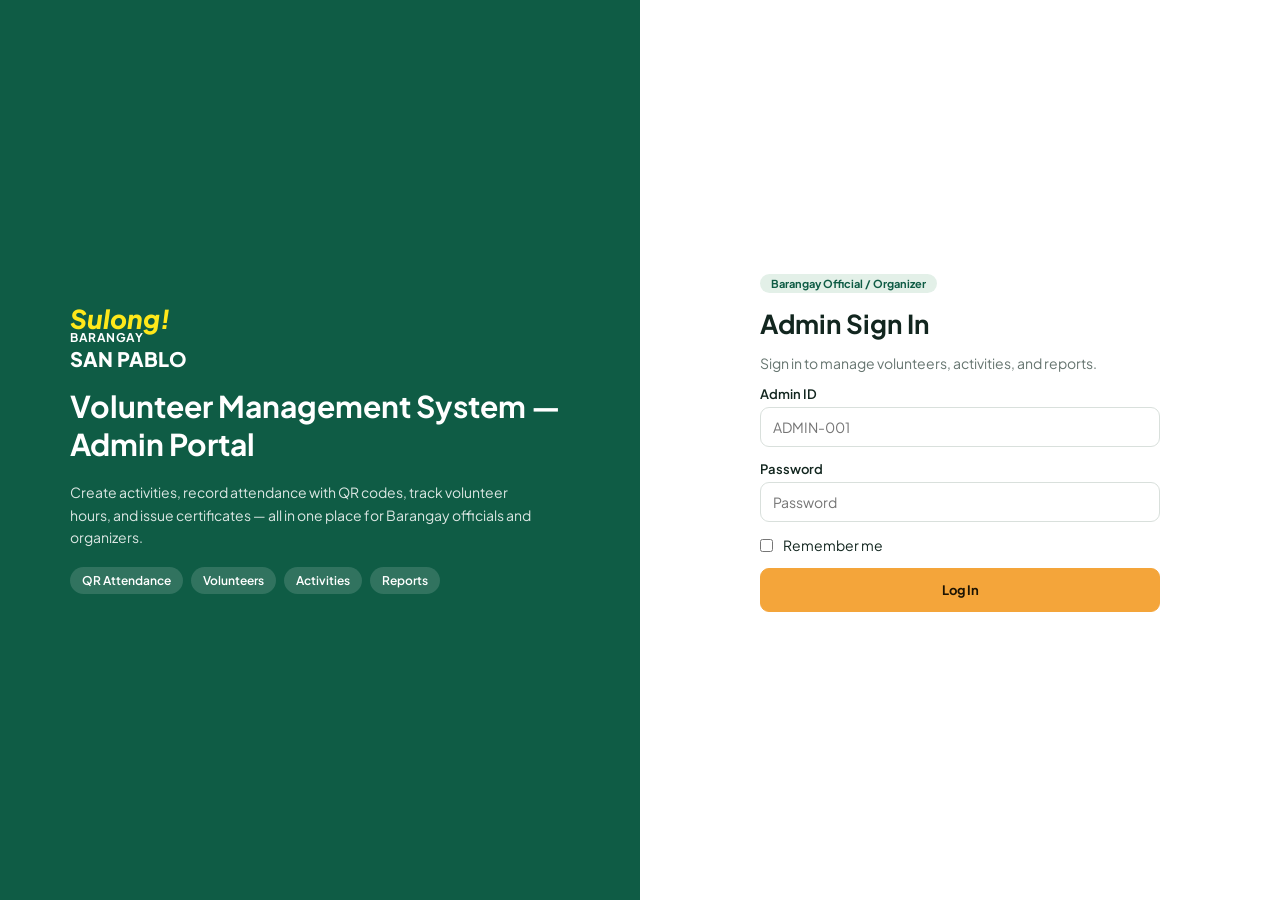
<file: SAD(mine)/index.html>
<!DOCTYPE html>
<html lang="en"><head><meta charset="utf-8"><meta name="viewport" content="width=device-width,initial-scale=1">
<title>Admin Portal · Barangay San Pablo Volunteer System</title>
<link href="https://fonts.googleapis.com/css2?family=Plus+Jakarta+Sans:wght@400;500;600;700;800&display=swap" rel="stylesheet">
<link rel="stylesheet" href="css/styles.css">
</head><body>
<!-- ============ 1. LOGIN MODULE ============ -->
<section id="login"><div class="l"><div class="logo">Sulong!<b>BARANGAY</b><em>SAN PABLO</em></div><h1>Volunteer Management System — Admin Portal</h1><p>Create activities, record attendance with QR codes, track volunteer hours, and issue certificates — all in one place for Barangay officials and organizers.</p><div class="pills"><span>QR Attendance</span><span>Volunteers</span><span>Activities</span><span>Reports</span></div></div>
<div class="r"><form id="lf"><span class="badge" style="align-self:flex-start">Barangay Official / Organizer</span><h2>Admin Sign In</h2><p class="mu">Sign in to manage volunteers, activities, and reports.</p>
<div><label class="f" style="margin-top:0">Admin ID</label><input type="text" id="aid" placeholder="ADMIN-001" autocomplete="username"></div><div><label class="f" style="margin-top:0">Password</label><input type="password" id="apw" placeholder="Password" autocomplete="current-password"></div>
<div class="row sp"><label class="row" style="cursor:pointer"><input type="checkbox" id="rem"> Remember me</label></div><div id="lerr" class="hide" style="color:var(--rd);font-weight:600"></div><button class="btn o" style="justify-content:center;padding:13px">Log In</button><p class="mu" style="text-align:center;font-size:12px"></p></form></div></section>
<!-- ============ APP SHELL ============ -->
<div id="app" class="hide"><aside><div class="lg"><div class="logo">Sulong!<b>BARANGAY</b><em>SAN PABLO</em></div><small>ADMINISTRATION PORTAL</small></div><nav id="nav"></nav><div class="tag">Supporting service. Strengthening community.</div>
<div class="me"><div class="av o">BA</div><div class="b" id="meN">Barangay Admin<small>Administrator</small></div></div><div class="lo" id="lob"></div></aside>
<div><header><div class="srch"></div><div style="flex:1"><div class="bc" id="bc"></div><h3 id="pt"></h3></div><button class="ib" title="Notifications"></button><button class="ib" id="account" type="button" title="Account settings" style="background:var(--g);color:#fff">A</button></header><main id="main"></main></div></div>
<div id="modal" class="hide"></div><div id="toast"></div>
<script>
/* ================= helpers ================= */
const $=s=>document.querySelector(s),E=s=>String(s??'').replace(/[&<>"]/g,c=>({'&':'&amp;','<':'&lt;','>':'&gt;','"':'&quot;'}[c]));
const P={dash:'M3 3h7v7H3zM14 3h7v7h-7zM14 14h7v7h-7zM3 14h7v7H3z',users:'M16 21v-2a4 4 0 0 0-4-4H6a4 4 0 0 0-4 4v2M9 11a4 4 0 1 0 0-8 4 4 0 0 0 0 8M22 21v-2a4 4 0 0 0-3-3.9M16 3.1a4 4 0 0 1 0 7.8',cal:'M3 6a2 2 0 0 1 2-2h14a2 2 0 0 1 2 2v14a2 2 0 0 1-2 2H5a2 2 0 0 1-2-2zM16 2v4M8 2v4M3 10h18',qr:'M3 3h6v6H3zM15 3h6v6h-6zM3 15h6v6H3zM15 15h2v2h-2zM19 19h2v2h-2zM15 20v1M20 15v2',chart:'M3 3v18h18M18 17V9M13 17V5M8 17v-3',mega:'m3 11 18-5v12L3 14zM11.6 16.8a3 3 0 1 1-5.8-1.6',set:'M21 4h-7M10 4H3M21 12h-9M8 12H3M21 20h-5M12 20H3M14 2v4M8 10v4M16 18v4',out:'M9 21H5a2 2 0 0 1-2-2V5a2 2 0 0 1 2-2h4M16 17l5-5-5-5M21 12H9',srch:'M11 19a8 8 0 1 0 0-16 8 8 0 0 0 0 16M21 21l-4.3-4.3',plus:'M5 12h14M12 5v14',dl:'M21 15v4a2 2 0 0 1-2 2H5a2 2 0 0 1-2-2v-4M7 10l5 5 5-5M12 15V3',clk:'M12 22a10 10 0 1 0 0-20 10 10 0 0 0 0 20M12 6v6l4 2',aw:'M12 14a6 6 0 1 0 0-12 6 6 0 0 0 0 12M15.5 12.9 17 22l-5-3-5 3 1.5-9.1',ok:'M20 6 9 17l-5-5',x:'M18 6 6 18M6 6l12 12',ed:'M17 3a2.8 2.8 0 1 1 4 4L7.5 20.5 2 22l1.5-5.5zM15 5l4 4',pin:'M20 10c0 6-8 12-8 12s-8-6-8-12a8 8 0 0 1 16 0M12 13a3 3 0 1 0 0-6 3 3 0 0 0 0 6',bell:'M6 8a6 6 0 0 1 12 0c0 7 3 9 3 9H3s3-2 3-9M10.3 21a2 2 0 0 0 3.4 0',max:'M8 3H5a2 2 0 0 0-2 2v3M21 8V5a2 2 0 0 0-2-2h-3M3 16v3a2 2 0 0 0 2 2h3M16 21h3a2 2 0 0 0 2-2v-3',back:'m15 18-6-6 6-6',leaf:'M11 20A7 7 0 0 1 9.8 6.1C15.5 5 17 4.5 19 2c1 2 2 4.2 2 8 0 5.5-4.8 10-10 10zM2 21c0-3 1.9-5.4 5.1-6C9.5 14.5 12 13 13 12',heart:'M19 14c1.5-1.5 3-3.2 3-5.500A5.500 5.500 0 0 0 16.500 3c-1.800 0-3 .5-4.500 2-1.500-1.500-2.700-2-4.500-2A5.500 5.500 0 0 0 2 8.500c0 2.300 1.500 4 3 5.500l7 7z',book:'M22 10 12 5 2 10l10 5zM6 12v5c3 3 9 3 12 0v-5',shield:'M20 13c0 5-3.500 7.500-7.700 9a1 1 0 0 1-.7 0C7.500 20.500 4 18 4 13V6a1 1 0 0 1 1-1c2 0 4.500-1.200 6.200-2.700a1.200 1.200 0 0 1 1.500 0C14.500 3.800 17 5 19 5a1 1 0 0 1 1 1z',food:'M3 2v7a2 2 0 0 0 2 2h4a2 2 0 0 0 2-2V2M7 2v20M21 15V2a5 5 0 0 0-5 5v6a2 2 0 0 0 2 2h3zm0 0v7'};
const I=(n,s)=>`<svg class="i" ${s?`style="width:${s}px;height:${s}px"`:''} viewBox="0 0 24 24"><path d="${P[n]}"/></svg>`;
const CATS=['Environment','Feeding','Health','Education','Safety','Community'],CI={Environment:'leaf',Feeding:'food',Health:'heart',Education:'book',Safety:'shield',Community:'users'},CC={Environment:'#0f5c45',Feeding:'#f4a53a',Health:'#4aa07f',Education:'#f9c97a',Safety:'#a9d6c3',Community:'#c9761b'};
const SK=['First Aid','Driving','Teaching','Cooking','Carpentry','Medical','Counseling','Rescue','Photography','Tech Support'];
const loc=d=>new Date(d-d.getTimezoneOffset()*6e4).toISOString().slice(0,10),iso=n=>{const d=new Date();d.setDate(d.getDate()+n);return loc(d)},hm=h=>{const d=new Date(Date.now()+h*36e5);return String(d.getHours()).padStart(2,'0')+':'+String(d.getMinutes()).padStart(2,'0')};
const fd=d=>d?new Date(d+'T00:00').toLocaleDateString('en-US',{month:'short',day:'2-digit',year:'numeric'}):'—',ft=t=>{if(!t)return'—';let[h,m]=t.split(':').map(Number);return(h%12||12)+':'+String(m).padStart(2,'0')+' '+(h<12?'AM':'PM')};
const activityHours=(start,end)=>{if(!start||!end)return'';const[h1,m1]=start.split(':').map(Number),[h2,m2]=end.split(':').map(Number),minutes=h2*60+m2-h1*60-m1;return minutes>0?Number((minutes/60).toFixed(2)):''};
function syncActivityHours(){const start=$('#f_s'),end=$('#f_e'),hours=$('#f_h');if(start&&end&&hours)hours.value=activityHours(start.value,end.value)}
const ini=n=>n.split(' ').map(w=>w[0]).slice(0,2).join('').toUpperCase(),av=n=>`<span class="av">${ini(n)}</span>`;
const toast=(m,s,er)=>{const d=document.createElement('div');d.className=er?'e':'';d.innerHTML=`<b>${E(m)}</b>${s?`<div style="border:0;padding:0;box-shadow:none;min-width:0;font-size:12px;color:var(--mu)">${E(s)}</div>`:''}`;$('#toast').append(d);setTimeout(()=>d.remove(),3500)};
const modal=h=>{$('#modal').innerHTML=h.startsWith('<div class="mb')?h:'<div class="mb">'+h+'</div>';$('#modal').classList.remove('hide');const profile=$('#modal .profile-modal');if(profile){const id=profile.querySelector('.row.sp .mu')?.textContent.trim(),v=vol(id);if(v?.idImage||v?.idBackImage){const card=document.createElement('div');card.className='card id-image-card';card.innerHTML=`<h4>Uploaded ${E(v.idType||'Identification document')}</h4><div class="identity-preview">${v.idImage?`<div><b>Front</b><img src="${E(v.idImage)}" alt="Front of uploaded ${E(v.idType||'volunteer ID')}"></div>`:''}${v.idBackImage?`<div><b>Back</b><img src="${E(v.idBackImage)}" alt="Back of uploaded ${E(v.idType||'volunteer ID')}"></div>`:''}</div>`;profile.insertBefore(card,profile.querySelector('.mf'))}const health=$('#modal .health-profile');if(health){const badge=health.querySelector('.badge');badge.textContent=healthStatusLabel(v);badge.classList.toggle('o',healthCapability(v)>0);const note=health.querySelector('.health-reassessment-note');if(healthCapability(v)==2&&note)note.textContent=`A reassessment is recommended after ${healthReassessmentDate(v).toLocaleDateString()}, but you may be reassessed early.`;const oldButton=health.querySelector('button');if(oldButton)oldButton.remove();if(healthCapability(v)>0){if(healthCapability(v)==1){const limitedNote=document.createElement('p');limitedNote.className='health-reassessment-note';limitedNote.textContent='Limited volunteers may join lightweight activities. Retake the health assessment to update your eligibility.';health.append(limitedNote)}const button=document.createElement('button');button.type='button';button.className='btn s';button.textContent='Reassess health';button.onclick=()=>startHealthReassessment(id);health.append(button)}}}};
function closeModal(){$('#modal').classList.add('hide');$('#modal').innerHTML=''}
$('#modal').onclick=e=>{if(e.target.id=='modal')closeModal()};
/* ================= seed data (derived consistently) ================= */
const NM=['Juan Dela Cruz','Maria Santos','Jose Ramirez','Ana Reyes','Pedro Bautista','Liza Mendoza','Carlo Villanueva','Grace Navarro','Mark Aquino','Joy Castillo','Ramon Diaz','Ella Cruz','Paolo Garcia','Nina Flores'];
let V=NM.map((n,i)=>({id:'VOL-2026-'+String(i+1).padStart(4,'0'),name:n,email:n.toLowerCase().replace(/ /g,'.')+'@mail.com',phone:'09171'+String(234500+i*37),active:i!=5&&i!=11,ver:i<11,skills:[SK[i%10],SK[(i*3+1)%10]].filter((x,j,a)=>a.indexOf(x)==j),joined:iso(-[900,700,520,400,300,200,150,90,60,40,20,12,5,1][i]),ids:i<11?[['National ID','School ID','PhilHealth ID'][i%3]]:[]}));
let pendingVol=null;
const healthCapability=v=>Number.isInteger(v.health?.capability)?v.health.capability:0;
const healthStatus=v=>['CLEARED','LIMITED','REASSESSMENT'][healthCapability(v)];
const healthCapabilityName=v=>['Fully able','Limited','Not able now'][healthCapability(v)];
const healthReassessmentDate=v=>healthCapability(v)==2&&v.health?.completedAt?new Date(v.health.reassessmentDueAt||new Date(v.health.completedAt).getTime()+7*864e5):null;
const healthReassessmentDue=v=>{const d=healthReassessmentDate(v);return d&&d<=new Date()};
const healthStatusLabel=v=>['Cleared','Limited','Reassessment required'][healthCapability(v)];
const activityBlockReason=(v,a)=>healthCapability(v)==2?'This volunteer is temporarily restricted from activities pending a health reassessment.':healthCapability(v)==1&&!a.lightweight?'This volunteer can only join activities marked as lightweight.':'';
const A0=(id,title,cat,org,date,st,sl,hr,ap,s='08:00',e='12:00')=>({id,title,cat,org,desc:'Join us for '+title+'. Bring your QR code, valid ID and water.',date,start:s,end:e,venue:'Barangay Hall Grounds',slots:sl,hours:hr,deadline:date,skills:['First Aid'],approval:ap,announce:false,status:st,cover:null,lightweight:false});
let AC=[A0(1,'Tree Planting Day','Environment','Barangay Council',iso(7),'Open',30,4,1),A0(2,'Community Feeding Program','Feeding','Barangay Council',iso(10),'Open',25,4,1),A0(3,'Blood Donation Campaign','Health','Red Cross San Pablo',iso(-33),'Open',20,5,0),A0(4,'Barangay Clean-Up Drive','Environment','Barangay Council',iso(0),'Open',30,4,0,hm(-1),hm(3)),A0(5,'Anti-Dengue Clean-Up Drive','Health','Barangay Health Center',iso(14),'Draft',20,3,0),A0(6,'Brigada Pagbasa','Education','SK Council',iso(-19),'Open',15,3,0),A0(7,'Medical Mission','Health','Barangay Health Center',iso(-26),'Open',30,4,0),A0(8,'Disaster Drill','Safety','BDRRMC',iso(-9),'Cancelled',20,3,0)];
let R=[],AT=[];const cnt={1:6,2:7,3:8,4:9,5:0,6:7,7:8,8:5};
AC.forEach(a=>{for(let i=0;i<cnt[a.id];i++){R.push({a:a.id,v:V[i].id,s:a.id==2&&i>=4?(i==6?'W':'P'):a.id==1&&i==5?'P':'A'});}});
const stOf=a=>{if(a.status=='Draft'||a.status=='Cancelled')return a.status;const n=Date.now();return n<new Date(a.date+'T'+a.start)?'Open':n<=new Date(a.date+'T'+a.end)?'Ongoing':'Completed'};
const editable=a=>!['Ongoing','Completed','Cancelled'].includes(stOf(a));
AC.filter(a=>[3,4,6,7].includes(a.id)).forEach(a=>R.filter(r=>r.a==a.id&&r.s=='A').forEach((r,i)=>{if(i%5==4)return;const late=i%4==3;AT.push({a:a.id,v:r.v,in:a.start.slice(0,3)+(late?'20':'0'+(i%4)),out:a.id==4?'':a.end,st:late?'Late':'Present'})}));
let AN=[{id:1,title:'Barangay Clean-Up Drive: bring gloves and water',msg:'Reminder for all registered volunteers: assembly at the Barangay Hall at 6:45 AM. Please bring your QR code.',st:'Published',when:iso(-1)+'T18:00'},{id:2,title:'Tree Planting Day registration opens',msg:'Slots are limited to 30 volunteers. Register early in Browse Events.',st:'Scheduled',when:iso(2)+'T09:00'},{id:3,title:'Volunteer orientation schedule',msg:'Draft message about the monthly volunteer orientation.',st:'Draft',when:''}];
let CFG={name:'Barangay Admin',email:'admin@barangay-sanpablo.gov.ph',mfa:false,site:'Barangay San Pablo Volunteer Platform',tpl:'Hello volunteers! Please be reminded of our upcoming activity.'};
/* derived */
const act=id=>AC.find(a=>a.id==id),vol=id=>V.find(v=>v.id==id),ap=a=>R.filter(r=>r.a==a.id&&r.s=='A').length;
const hist=v=>{const o=[];AC.forEach(a=>{const s=stOf(a);if(!['Completed','Ongoing'].includes(s)||!R.some(r=>r.a==a.id&&r.v==v.id&&r.s=='A'))return;const t=AT.find(x=>x.a==a.id&&x.v==v.id);if(t)o.push({a,date:a.date,in:t.in,out:t.out,hrs:t.out?a.hours:0,st:t.st});else if(s=='Completed')o.push({a,date:a.date,in:'',out:'',hrs:0,st:'Absent'})});return o};
const hrs=v=>hist(v).reduce((s,h)=>s+h.hrs,0),done=v=>hist(v).filter(h=>h.out).length,certs=v=>hist(v).filter(h=>h.out),joined=v=>R.filter(r=>r.v==v.id&&r.s=='A'&&!['Draft','Cancelled'].includes(act(r.a).status)).length;
const rate=v=>{const h=hist(v);return h.length?Math.round(h.filter(x=>x.st!='Absent').length/h.length*100):0};
const allAtt=()=>AT.filter(t=>act(t.a));
/* ================= auth (Login + Log Out modules) ================= */
const tok=()=>{try{return localStorage.getItem('sad_token')||sessionStorage.getItem('sad_token')}catch(e){return null}};
$('#lf').onsubmit=ev=>{ev.preventDefault();const i=$('#aid').value.trim().toUpperCase(),p=$('#apw').value.trim();if(i=='ADMIN-001'&&p=='admin123'){try{(($('#rem').checked)?localStorage:sessionStorage).setItem('sad_token','1')}catch(e){}enter()}else{const x=$('#lerr');x.textContent='Invalid Admin ID or password.';x.classList.remove('hide')}};
const enter=()=>{$('#login').classList.add('hide');$('#app').classList.remove('hide');go('dash')};
const logout=()=>{try{localStorage.removeItem('sad_token');sessionStorage.removeItem('sad_token')}catch(e){}closeModal();$('#app').classList.add('hide');$('#login').classList.remove('hide');$('#apw').value=''};
$('#lob').innerHTML=I('out')+'Log out';$('#lob').onclick=()=>modal(`<div class="row" style="align-items:flex-start"><div class="mi r">${I('out',20)}</div><div><h3>Log out?</h3><p class="mu">Are you sure you want to log out?</p></div></div><div class="mf"><button class="btn" onclick="closeModal()">Cancel</button><button class="btn p" onclick="logout()">Log Out</button></div>`);
$('#account').onclick=accountSettings;
/* ================= navigation ================= */
const NAV=[['dash','Dashboard','dash'],['vol','Volunteers','users'],['act','Activities','cal'],['att','Attendance','qr'],['ann','Announcements','mega'],['rep','Reports','chart']];
const S={page:'dash',vt:'All',vp:1,vq:'',vsel:'',at:'All',aq:'',aid:null,atab:'ov',rf:'All',gf:'Months',as:null,mode:'in',ann:'All',annForm:false,edA:null,edN:null,rep:{f:'',t:'',a:'',c:''}};
const go=(p,x)=>{S.page=p;Object.assign(S,x||{});window.scrollTo(0,0);draw()};
const T={dash:['Home / Overview','Dashboard'],vol:['Home / Volunteers','Volunteers'],act:['Home / Activities','Activities'],form:['Activities / '+'Form','Activity Form'],det:['Activities / Details','Activity Details'],att:['Home / Attendance','Attendance (QR)'],ann:['Home / Announcements','Announcements'],rep:['Home / Reports','Reports']};
function draw(){const k=['form','det'].includes(S.page)?'act':S.page;$('#nav').innerHTML=NAV.map(n=>`<a class="${n[0]==k?'on':''}" onclick="go('${n[0]}')">${I(n[2])}${n[1]}</a>`).join('');$('.srch').innerHTML=I('srch')+'<input placeholder="Search volunteers..." onkeydown="if(event.key==\'Enter\'){go(\'vol\',{vq:this.value,vt:\'All\',vp:1})}">';document.querySelector('header .ib').innerHTML=I('bell');
$('#bc').textContent=T[S.page][0];$('#pt').textContent=T[S.page][1];$('#main').innerHTML=({dash,vol:vols,act:acts,form,det,att,ann,rep})[S.page]();if(S.page=='att')attInit()}
const page=(t,s,btn='')=>`<div class="ph"><div><h1 class="t">${t}</h1><div class="sub">${s}</div></div><div class="row">${btn}</div></div>`;
const pager=(n,p,per,fn)=>{const t=Math.max(1,Math.ceil(n/per));return`<div class="pg"><span>Showing ${n?(p-1)*per+1:0}–${Math.min(n,p*per)} of ${n}</span><div>${Array.from({length:t},(_,i)=>`<button class="${i+1==p?'on':''}" onclick="${fn}(${i+1})">${i+1}</button>`).join('')}</div></div>`};
/* ================= 2. DASHBOARD ================= */
function dash(){const ongo=AC.filter(a=>stOf(a)=='Ongoing'),active=AC.filter(a=>['Open','Ongoing'].includes(stOf(a))).length,th=V.reduce((s,v)=>s+hrs(v),0),tc=V.reduce((s,v)=>s+certs(v).length,0),g=growth(S.gf),pc={};CATS.forEach(c=>pc[c]=allAtt().filter(t=>act(t.a).cat==c).length);const tp=Object.values(pc).reduce((a,b)=>a+b,0)||1;
let off=0;const C=2*Math.PI*40,donut=CATS.map(c=>{const l=pc[c]/tp*C,r=`<circle r="40" cx="60" cy="60" fill="none" stroke="${CC[c]}" stroke-width="22" stroke-dasharray="${l} ${C-l}" stroke-dashoffset="${-off}" transform="rotate(-90 60 60)"/>`;off+=l;return r}).join('');
const recent=[...R].sort((a,b)=>b.v.localeCompare(a.v)).slice(0,6);const bm={A:'',P:'o',W:'m',R:'r'},bl={A:'Approved',P:'Pending',W:'Waitlisted',R:'Rejected'};
return`<h1 class="t">Welcome back, ${E(CFG.name)}!</h1><div class="sub">Here's what's happening with your volunteer programs today.</div>
<div class="stats"><div class="st"><div class="k">Total Volunteers<span class="ic">${I('users')}</span></div><div class="v">${V.length}</div><span class="badge">+${g.new} new · this ${g.unit}</span></div>
<div class="st"><div class="k">Total Active Activities<span class="ic">${I('cal')}</span></div><div class="v">${active}</div><span class="badge">${ongo.length} ongoing</span></div>
<div class="st dk"><div class="k">Total Volunteer Hours<span class="ic">${I('clk')}</span></div><div class="v">${th} hrs</div><span class="badge">logged via QR Time-Out</span></div>
<div class="st"><div class="k">Total Certificates Issued<span class="ic">${I('aw')}</span></div><div class="v">${tc}</div><span class="badge">auto-issued on Time-Out</span></div></div>
<div class="two"><div class="card"><div class="row sp"><h4>Volunteer Growth Tracking</h4><div class="seg">${['Days','Weeks','Months','Years'].map(x=>`<button class="${x==S.gf?'on':''}" onclick="S.gf='${x}';draw()">${x}</button>`).join('')}</div></div><div class="mu" style="font-size:12px">Total volunteers at the end of each ${g.unit}</div><div class="bars">${g.d.map(x=>`<div><b>${x[1]}</b><i style="height:${x[1]/Math.max(...g.d.map(y=>y[1]),1)*85}%"></i>${x[0]}</div>`).join('')}</div></div>
<div class="card"><h4>Participation by Category</h4><div class="row"><svg viewBox="0 0 120 120" width="130">${donut}</svg><div class="leg">${CATS.map(c=>`<span style="--c:${CC[c]}">${c} ${Math.round(pc[c]/tp*100)}% (${pc[c]})</span>`).join('')}</div></div></div></div>
<h4 style="margin:6px 0 10px">Ongoing Activity Monitor</h4>${ongo.length?`<div class="mon">${ongo.map(a=>`<div class="card"><div class="row sp"><div class="row"><div class="av" style="width:56px;height:56px;border-radius:12px;background:var(--gl) center/cover ${a.cover?`url(${a.cover})`:''}">${a.cover?'':I(CI[a.cat],22)}</div><div><div class="b" style="font-size:16px">${E(a.title)}</div><div class="mu" style="font-size:12px">${fd(a.date)} · ${ft(a.start)}–${ft(a.end)}<br>${E(a.venue)}</div></div></div><span class="badge o">Ongoing</span></div><div class="row sp" style="margin-top:12px"><span class="mu">Registered</span><b>${ap(a)} registered · ${Math.max(0,a.slots-ap(a))} slots left</b></div><div class="pb"><i style="width:${ap(a)/a.slots*100}%"></i></div><div class="row"><button class="btn o" onclick="openAtt(${a.id})">${I('max')}Open Attendance</button><button class="btn" onclick="viewD(${a.id})">View Details</button></div></div>`).join('')}</div>`:'<div class="card empty">No ongoing activities right now.</div>'}
<div class="tw" style="margin-top:16px"><div style="padding:16px 20px" class="b">Recent Registrations</div><table><tr><th>Volunteer Name</th><th>Registered Activity</th><th>Registration Date</th><th>Status</th><th>Action</th></tr>${recent.map((r,i)=>{const v=vol(r.v),a=act(r.a);return`<tr><td><div class="nm">${av(v.name)}${E(v.name)}</div></td><td>${E(a.title)}</td><td>${fd(iso(-i-1))}</td><td><span class="badge ${bm[r.s]}">${bl[r.s]}</span></td><td><button class="btn s" onclick="go('det',{aid:${a.id},atab:'reg'})">View</button></td></tr>`}).join('')}</table></div>`}
function growth(u){const n=Date.now(),D=864e5,tot=t=>V.filter(v=>new Date(v.joined+'T00:00').getTime()<=t).length;const cfg={Days:[7,D,'day',t=>new Date(t).toLocaleDateString('en-US',{weekday:'short'})],Weeks:[8,7*D,'week',(t,i)=>'W'+(i+1)],Months:[8,30*D,'month',t=>new Date(t).toLocaleDateString('en-US',{month:'short'})],Years:[4,365*D,'year',t=>new Date(t).getFullYear()]}[u],d=[];for(let i=cfg[0]-1;i>=0;i--){const t=n-i*cfg[1];d.push([cfg[3](t,cfg[0]-1-i),tot(t)])}return{d,unit:cfg[2],new:tot(n)-tot(n-cfg[1])}}
function openAtt(id){const a=act(id),L=AT.filter(t=>t.a==id).sort((x,y)=>x.in.localeCompare(y.in));modal(`<h3>${E(a.title)} — Attendance</h3><p class="mu">Category: <span class="chip">${a.cat}</span> · ${L.length} checked in</p><div class="tw" style="margin-top:12px;box-shadow:none;border:1px solid var(--bd)"><table><tr><th>Attendee</th><th>Category</th><th>Time-In</th></tr>${L.map(t=>`<tr><td><div class="nm">${av(vol(t.v).name)}${E(vol(t.v).name)}</div></td><td>${a.cat}</td><td>${ft(t.in)}</td></tr>`).join('')||'<tr><td colspan=3 class="empty">No check-ins yet.</td></tr>'}</table></div><div class="mf"><button class="btn" onclick="closeModal()">Close</button></div>`)}
function viewD(id){const a=act(id);modal(`<h3>${E(a.title)}</h3><span class="badge o">${stOf(a)}</span><div class="g2" style="margin-top:14px"><div><div class="mu">Date</div><b>${fd(a.date)}</b></div><div><div class="mu">Venue</div><b>${E(a.venue)}</b></div><div style="margin-top:8px"><div class="mu">Start Time</div><b>${ft(a.start)}</b></div><div style="margin-top:8px"><div class="mu">End Time</div><b>${ft(a.end)}</b></div></div><div class="mu" style="margin-top:14px">Overview</div><p style="line-height:1.6">${E(a.desc)}</p><div class="mf"><button class="btn" onclick="closeModal()">Close</button></div>`)}
/* ================= 3. VOLUNTEERS ================= */
function vols(){const t=S.vt;let L=V.filter(v=>!S.vq||(v.name+v.id+v.skills.join()).toLowerCase().includes(S.vq.toLowerCase()));if(t=='Verified')L=L.filter(v=>v.ver);if(t=='Semi-Verified')L=L.filter(v=>!v.ver);if(t=='Skills'&&S.vsel)L=L.filter(v=>v.skills.includes(S.vsel));if(t=='Status'&&S.vsel)L=L.filter(v=>(v.active?'Active':'Inactive')==S.vsel);if(t=='Total Volunteer Hours')L=[...L].sort((a,b)=>hrs(b)-hrs(a));if(t=='New Volunteers')L=L.filter(v=>new Date(v.joined)>=new Date(Date.now()-30*864e5));
const tabs=['All','Verified','Semi-Verified','Skills','Status','Total Volunteer Hours','New Volunteers'],pg=L.slice((S.vp-1)*8,S.vp*8);window._L=L;
return page('Volunteer Directory','Manage volunteer onboarding, verification, profiles and records.',`<button class="btn" onclick="expModal('vol')">${I('dl')}Export Volunteer List</button><button class="btn o" onclick="addVol()">${I('plus')}Add New Volunteer</button>`)+`<div class="tabs">${tabs.map(x=>`<a class="${x==t?'on':''}" onclick="go('vol',{vt:'${x}',vp:1,vsel:''})">${x}</a>`).join('')}</div>${t=='Skills'?`<div style="width:220px;margin-bottom:12px"><select onchange="go('vol',{vsel:this.value,vp:1})"><option value="">All skills</option>${SK.map(s=>`<option ${s==S.vsel?'selected':''}>${s}</option>`).join('')}</select></div>`:''}${t=='Status'?`<div style="width:220px;margin-bottom:12px"><select onchange="go('vol',{vsel:this.value,vp:1})"><option value="">All</option>${['Active','Inactive'].map(s=>`<option ${s==S.vsel?'selected':''}>${s}</option>`).join('')}</select></div>`:''}
<div class="tw"><table><tr><th>Volunteer</th><th>Activities Completed</th><th>Total Hours Credited</th><th>Issued Certificates</th><th>Status</th><th>Qualification Status</th><th>Health Capability</th><th>Action</th></tr>${pg.map(v=>`<tr><td><div class="nm">${av(v.name)}<div><span class="mu" style="font-size:11px">${E(v.id)}</span><div>${E(v.name)}</div></div></div></td><td>${done(v)}</td><td>${hrs(v)} hrs</td><td>${certs(v).length}</td><td><span class="badge ${v.active?'':'m'}">${v.active?'Active':'Inactive'}</span></td><td><span class="badge ${v.ver?'':'o'}">${v.ver?'Verified':'Semi-Verified'}</span></td><td><span class="badge ${healthCapability(v)>0?'o':''}">${healthCapabilityName(v)}</span></td><td><button class="btn s" onclick="profile('${v.id}')">View</button></td></tr>`).join('')||'<tr><td colspan=8 class="empty">No volunteers found.</td></tr>'}</table>${pager(L.length,S.vp,8,'vpg')}</div>
<p class="mu" style="margin-top:10px;font-size:12px"><b>Verified</b> = both sides of a valid ID uploaded and face match completed → can access the volunteer portal. <b>Semi-Verified</b> = restricted; cannot join any volunteer activity.</p>`}
const vpg=p=>go('vol',{vp:p});
function addVol(){pendingVol={};volDetailsForm()}
function volDetailsForm(){const v=pendingVol||{};modal(`<div class="mb volunteer-form"><div class="onboarding-steps"><b class="current">1. Details</b><span>2. Identity verification</span><span>3. Health assessment</span></div><h3>Add New Volunteer</h3><p class="mu">Enter the volunteer’s account details and skills to begin onboarding.</p><label class="f">Full Name</label><input type="text" id="n" value="${E(v.name||'')}"><div class="g2"><div><label class="f">Email</label><input type="email" id="m" value="${E(v.email||'')}"></div><div><label class="f">Contact Number</label><input type="text" id="p" value="${E(v.phone||'')}"></div></div><label class="f">Skills</label><div class="sk">${SK.map(s=>`<label><input type="checkbox" value="${s}" ${v.skills?.includes(s)?'checked':''}>${s}</label>`).join('')}</div><div class="mf"><button type="button" class="btn" onclick="pendingVol=null;closeModal()">Cancel</button><button type="button" class="btn p" onclick="startVolVerification()">Continue to identity verification</button></div></div>`)}
function startVolVerification(){const name=$('#n').value.trim(),email=$('#m').value.trim();if(!name||!/\S+@\S+\.\S+/.test(email))return toast('Please enter a name and valid email.','',1);pendingVol={...pendingVol,name,email,phone:$('#p').value.trim(),skills:[...document.querySelectorAll('.sk input:checked')].map(x=>x.value)};volIdentityForm()}
function volIdentityForm(){const v=pendingVol||{},types=['National ID','PhilHealth ID','Driver’s License','Passport','UMID','PhilSys ID','Voter’s ID','Postal ID'];const upload=(side,label)=>{const image=v[`id${side}`];return`<div class="identity-upload"><label class="f" for="id_${side}" style="margin-top:0">${label}</label>${image?`<img src="${E(image)}" alt="${label} preview"><button type="button" class="btn s" onclick="clearVolunteerIdImage('${side}')">Remove image</button>`:'<p class="mu">PNG, JPG, or WEBP · up to 5 MB</p>'}<input type="file" id="id_${side}" accept="image/png,image/jpeg,image/webp" onchange="readVolunteerIdImage(this,'${side}')"></div>`};modal(`<div class="mb volunteer-form"><div class="onboarding-steps"><span>1. Details</span><b class="current">2. Identity verification</b><span>3. Health assessment</span></div><h3>Verify volunteer identity</h3><p class="mu">Select a valid ID and upload clear images of both sides. Face matching is a simulated demo in this prototype; no biometric comparison is performed.</p><label class="f" for="idt">ID type</label><select id="idt" onchange="setVolunteerIdType(this.value)"><option value="">Select ID type</option>${types.map(s=>`<option ${s==v.idt?'selected':''}>${s}</option>`).join('')}</select><div class="g2 identity-uploads">${upload('Image','Front of ID')}${upload('BackImage','Back of ID')}</div><div class="face-check"><h4>Face match</h4><p class="mu">Compare the volunteer’s face with the photo on the ID.</p><div class="face-result ${v.faceScan=='matched'?'success':v.faceScan=='failed'?'failure':''}">${v.faceScan=='matched'?'Face matched.':v.faceScan=='failed'?'Face could not be matched. Try again.':v.faceScan=='scanning'?'Checking face match…':'No face check completed yet.'}</div><div class="row"><button type="button" class="btn p" ${!v.idt||!v.idImage||!v.idBackImage||v.faceScan=='scanning'?'disabled':''} onclick="scanVolunteerFace()">Start face match</button><button type="button" class="btn s" ${!v.idt||!v.idImage||!v.idBackImage?'disabled':''} onclick="failVolunteerFace()">Simulate mismatch</button></div></div><div class="mf"><button type="button" class="btn" onclick="volDetailsForm()">Back to details</button><button type="button" class="btn p" ${v.faceScan=='matched'?'':'disabled'} onclick="pendingVol={...pendingVol,face:true};volHealthForm()">Continue to health assessment</button></div></div>`)}
function setVolunteerIdType(idt){pendingVol.idt=idt;pendingVol.face=false;pendingVol.faceScan='';volIdentityForm()}
function scanVolunteerFace(){pendingVol.faceScan='scanning';volIdentityForm();setTimeout(()=>{if(pendingVol?.faceScan=='scanning'){pendingVol.faceScan='matched';pendingVol.face=true;volIdentityForm()}},1500)}
function failVolunteerFace(){pendingVol.faceScan='failed';pendingVol.face=false;volIdentityForm()}
function readVolunteerIdImage(input,side){const file=input.files?.[0];if(!file)return;if(!['image/png','image/jpeg','image/webp'].includes(file.type))return toast('Unsupported ID image','Choose a PNG, JPG, or WEBP image.',1);if(file.size>5e6){input.value='';return toast('ID image exceeds 5 MB','Choose a smaller image.',1)}const reader=new FileReader();reader.onerror=()=>toast('Could not read ID image','Choose the image again.',1);reader.onload=()=>{if(typeof reader.result!='string')return toast('Could not read ID image','Choose the image again.',1);pendingVol[`id${side}`]=reader.result;pendingVol.face=false;pendingVol.faceScan='';volIdentityForm()};reader.readAsDataURL(file)}
function clearVolunteerIdImage(side){pendingVol[`id${side}`]='';pendingVol.face=false;pendingVol.faceScan='';volIdentityForm()}
function captureVolHealth(){const capability=[['Fully able','No restrictions'],['Limited','Light tasks only'],['Not able now','Admin will follow up']][pendingVol.capability];return{conditions:[...pendingVol.healthConditions],otherConditions:$('#health_other')?.value.trim()||pendingVol.healthDraft?.otherConditions||'',capability:Number(pendingVol.capability),capabilityLabel:capability?.[0]||'',capabilityNote:capability?.[1]||''}}
function volHealthForm(){const d=pendingVol.healthDraft||{};pendingVol.healthConditions=pendingVol.healthConditions||[...(d.conditions||[])];if(pendingVol.capability===undefined)pendingVol.capability=d.capability;const conditions=pendingVol.healthConditions;modal(`<div class="mb health-modal"><div class="health-heading"><div class="onboarding-steps"><span>1. Details</span><span>2. Identity verification</span><b class="current">3. Health assessment</b></div><h3>Health & capability check</h3><p class="mu">Let us know about any health conditions so we can match you with activities that are safe for you.</p></div>
<div class="health-question"><label class="f">Do you have any health conditions? Select all that apply</label><div class="chips health-condition-options">${['None','Asthma','Heart condition','Hypertension','Diabetes','Allergies','Other'].map(c=>`<button type="button" class="pill ${conditions.includes(c)?'on':''}" onclick="toggleVolunteerCondition('${c}')">${conditions.includes(c)?'✓ ':''}${c}</button>`).join('')}</div></div><div class="health-question"><label class="f" for="health_other">Other conditions or notes <span class="mu">(Optional)</span></label><input type="text" id="health_other" value="${E(d.otherConditions||'')}" placeholder="e.g. allergic to dust, recent surgery"></div><div class="health-question"><label class="f">Are you physically able to join volunteer activities?</label><div class="health-capabilities">${[['Fully able','No restrictions'],['Limited','Light tasks only'],['Not able now','Admin will follow up']].map(([label,note],i)=>`<button type="button" class="health-capability ${pendingVol.capability===i?'on':''}" onclick="selectVolunteerCapability(${i})"><b>${label}</b><small>${note}</small></button>`).join('')}</div></div><div class="note">✓ Your health details are confidential and only used to match you with safe activities.</div>
<div class="mf health-actions"><button type="button" class="btn" onclick="backFromHealth()">${pendingVol.reassessmentId?'Back to profile':'Back to identity verification'}</button><button type="button" class="btn p" onclick="saveVol()">${pendingVol.reassessmentId?'Save health reassessment':'Confirm Volunteer Registration'}</button></div></div>`)}
function backFromHealth(){if(pendingVol.reassessmentId){const id=pendingVol.reassessmentId;pendingVol=null;closeModal();return profile(id)}pendingVol.healthDraft=captureVolHealth();volIdentityForm()}
function toggleVolunteerCondition(condition){const otherConditions=$('#health_other').value.trim(),selected=pendingVol.healthConditions;if(condition=='None')pendingVol.healthConditions=selected.includes('None')?[]:['None'];else pendingVol.healthConditions=selected.includes(condition)?selected.filter(x=>x!=condition&&x!='None'):[...selected.filter(x=>x!='None'),condition];pendingVol.healthDraft={...pendingVol.healthDraft,conditions:[...pendingVol.healthConditions],otherConditions,capability:pendingVol.capability};volHealthForm()}
function selectVolunteerCapability(capability){const otherConditions=$('#health_other').value.trim();pendingVol.capability=capability;pendingVol.healthDraft={...pendingVol.healthDraft,conditions:[...pendingVol.healthConditions],otherConditions,capability};volHealthForm()}
function saveVol(){
const health=captureVolHealth();
if(!health.conditions.length)return toast('Select your health conditions','Choose None if you have no listed conditions.',1);
if(health.conditions.includes('None')&&health.conditions.length>1)return toast('Select None or the conditions that apply','None cannot be combined with another condition.',1);
if(!Number.isInteger(health.capability)||health.capability<0||health.capability>2)return toast('Select your physical capability','Choose the option that best describes your ability to participate.',1);
const status=['CLEARED','LIMITED','REASSESSMENT'][health.capability],idt=pendingVol.idt,hasIdImage=!!(pendingVol.idImage||pendingVol.idBackImage),ids=idt&&hasIdImage?[idt]:[];
health.completedAt=new Date().toISOString();
if(health.capability==2)health.reassessmentDueAt=new Date(Date.now()+7*864e5).toISOString();
if(pendingVol.reassessmentId){const v=vol(pendingVol.reassessmentId);if(!v)return toast('Volunteer record not found','The health reassessment could not be saved.',1);v.health=health;v.healthStatus=status}
else{let next=V.length+1,id='VOL-2026-'+String(next).padStart(4,'0');while(V.some(v=>v.id==id)){next++;id='VOL-2026-'+String(next).padStart(4,'0')}
V.push({id,name:pendingVol.name,email:pendingVol.email,phone:pendingVol.phone,active:true,ver:!!(idt&&pendingVol.idImage&&pendingVol.idBackImage&&pendingVol.face),skills:pendingVol.skills,joined:iso(0),ids,idType:idt,idImage:pendingVol.idImage||'',idBackImage:pendingVol.idBackImage||'',healthStatus:status,health})}
const id=pendingVol.reassessmentId||V[V.length-1].id,name=pendingVol.name,reassessment=!!pendingVol.reassessmentId;pendingVol=null;closeModal();toast(reassessment?'Health reassessment saved':'Volunteer registration confirmed',reassessment?name+'’s activity eligibility has been updated.':name+' was added. Their volunteer profile includes the entry QR. Open the profile to view it.');draw();profile(id)
}
function startHealthReassessment(id){const v=vol(id);if(!v||healthCapability(v)==0)return toast('Reassessment is not available','Only limited and not-able volunteers need a health reassessment.',1);pendingVol={reassessmentId:id,name:v.name,email:v.email,phone:v.phone,skills:v.skills,healthDraft:{conditions:[...(v.health.conditions||[])],otherConditions:v.health.otherConditions||''}};volHealthForm()}
function profile(id,tab='p'){const v=vol(id),H=hist(v),C=certs(v);const qr=Array.from({length:225},(_,i)=>{const x=i%15,y=Math.floor(i/15),f=(x<5&&y<5)||(x>9&&y<5)||(x<5&&y>9);const b=f?(x==0||y==0||x==4||y==4||x==10||x==14||y==14||y==10||(x%14>1&&x%14<3&&y>1&&y<3)||(x>10&&x<14&&y>0&&y<4)||(x>0&&x<4&&y>10&&y<14)):((x*7+y*13+id.charCodeAt(id.length-1)*3+x*y)%3==0);return`<i class="${b?'k':''}"></i>`}).join('');
const body={p:`<div class="row profile-top"><div style="text-align:center"><div class="av" style="width:90px;height:90px;font-size:28px">${ini(v.name)}</div><div class="mu" style="font-size:11px;margin-top:6px">Profile Photo</div></div><div class="profile-info"><div class="g2"><div><div class="mu">Name</div><b>${E(v.name)}</b></div><div><div class="mu">Email</div><b>${E(v.email)}</b></div><div style="margin-top:8px"><div class="mu">Contact Number</div><b>${E(v.phone)}</b></div><div style="margin-top:8px"><div class="mu">Date Joined</div><b>${fd(v.joined)}</b></div><div style="margin-top:8px"><div class="mu">Status</div><span class="badge ${v.active?'':'m'}">${v.active?'Active':'Inactive'}</span></div><div style="margin-top:8px"><div class="mu">Qualification Status</div><span class="badge ${v.ver?'':'o'}">${v.ver?'Verified':'Semi-Verified'}</span></div></div></div><div style="text-align:center"><div class="qr">${qr}</div><div class="mu" style="font-size:11px;margin-top:4px">Personal QR · ${v.id}</div></div></div><div class="mu" style="margin-top:14px">Skill Tags</div>${v.skills.map(s=>`<span class="chip">${s}</span>`).join('')||'—'}<div class="g3 profile-stats" style="margin-top:14px">${[['Cumulative Hours',hrs(v)+' hrs'],['Activities Joined',joined(v)],['Earned Certificates',C.length],['Attendance Rate',rate(v)+'%']].map(x=>`<div class="card" style="padding:12px;box-shadow:none;border:1px solid var(--bd)"><div class="mu" style="font-size:12px">${x[0]}</div><b style="font-size:18px">${x[1]}</b></div>`).join('')}</div><div class="mu" style="margin-top:14px">Identification Document</div>${v.idType?`<span class="badge ${v.idImage&&v.idBackImage?'':'o'}">${E(v.idType)}: ${v.idImage&&v.idBackImage?'Front and back uploaded':'Incomplete'}</span>`:['National ID','School ID','PhilHealth ID'].map(d=>`<span class="badge ${v.ids.includes(d)?'':'m'}" style="margin-right:6px">${d}: ${v.ids.includes(d)?'Uploaded':'—'}</span>`).join('')}${v.health?`<div class="card health-profile" style="margin-top:14px"><div class="row sp"><h4>Health Assessment</h4><span class="badge ${['FLAGGED','REASSESSMENT'].includes(healthStatus(v))?'o':''}">${healthStatus(v)=='REASSESSMENT'?healthReassessmentDue(v)?'Reassessment Due':'Reassessment Scheduled':healthStatus(v)=='FLAGGED'?'Flagged for Review':'Cleared'}</span></div><div class="mu">Completed ${new Date(v.health.completedAt).toLocaleDateString()}</div><p style="margin-top:8px">Health conditions: ${E((v.health.conditions||[]).join(', '))}</p>${v.health.otherConditions?`<p>Other conditions or notes: ${E(v.health.otherConditions)}</p>`:''}<p style="margin-top:6px">Physical capability: ${E(v.health.capabilityLabel||healthCapabilityName(v))}${v.health.capabilityNote?` (${E(v.health.capabilityNote)})`:''}</p>${healthCapability(v)==2?`<p class="health-reassessment-note">${healthReassessmentDue(v)?'Health reassessment is due. This volunteer remains unable to join activities until reassessed.':`Reassessment available ${healthReassessmentDate(v).toLocaleDateString()}. This volunteer cannot join activities until reassessed.`}</p>${healthReassessmentDue(v)?`<button type="button" class="btn s" onclick="startHealthReassessment('${v.id}')">Complete health reassessment</button>`:''}`:''}</div>`:'<p class="mu" style="margin-top:14px">No health assessment on file for this existing volunteer.</p>'}`,
h:`<table><tr><th>Activity Name</th><th>Date</th><th>Time-In</th><th>Time-Out</th><th>Total Hours</th><th>Attendance Status</th></tr>${H.map(h=>`<tr><td>${E(h.a.title)}</td><td>${fd(h.date)}</td><td>${ft(h.in)}</td><td>${ft(h.out)}</td><td>${h.hrs}</td><td><span class="badge ${h.st=='Present'?'':h.st=='Late'?'o':'r'}">${h.st}</span></td></tr>`).join('')||'<tr><td colspan=6 class="empty">No history yet.</td></tr>'}</table>`,
c:C.length?`<div class="g3">${C.map(h=>`<div class="cert"><b>Certificate of Participation</b><span>awarded to</span><u>${E(v.name)}</u><span>${E(h.a.title)} · ${h.hrs} hrs<br>${fd(h.date)}</span></div>`).join('')}</div>`:'<div class="empty">No certificates issued yet.</div>'}[tab];
modal(`<div class="mb profile-modal" onclick="event.stopPropagation()"><div class="row sp"><h3>${E(v.name)}</h3><span class="mu">${v.id}</span></div><div class="tabs">${[['p','Profile'],['h','History'],['c','Certificates']].map(t=>`<a class="${t[0]==tab?'on':''}" onclick="profile('${id}','${t[0]}')">${t[1]}</a>`).join('')}</div>${body}<div class="mf"><button type="button" class="btn" onclick="closeModal()">${I('back')}Return</button></div></div>`)}
/* ================= 4. ACTIVITIES ================= */
function acts(){const tabs=['All','Open','Ongoing','Completed','Cancelled','Draft'];let L=AC.filter(a=>(S.at=='All'||stOf(a)==S.at)&&(!S.aq||(a.title+a.org).toLowerCase().includes(S.aq.toLowerCase())));const bc={Open:'',Ongoing:'o',Completed:'f',Cancelled:'r',Draft:'m'};
return page('Activities','Create and manage volunteer opportunities.',`<button class="btn o" onclick="go('form',{edA:null})">${I('plus')}Create Activity</button>`)+`<div class="tabs">${tabs.map(x=>`<a class="${x==S.at?'on':''}" onclick="go('act',{at:'${x}'})">${x}${x=='All'?' (Default)':''} (${x=='All'?AC.length:AC.filter(a=>stOf(a)==x).length})</a>`).join('')}</div><div class="srch" style="margin-bottom:16px;max-width:380px">${I('srch')}<input id="aq" value="${E(S.aq)}" placeholder="Search by activity title or organizer…" oninput="S.aq=this.value;clearTimeout(window._t);window._t=setTimeout(()=>{draw();const i=$('#aq');i.focus();i.setSelectionRange(99,99)},250)"></div>
<div class="cg">${L.map(a=>`<div class="ac"><div class="im" style="${a.cover?`background-image:url(${a.cover})`:''}">${a.cover?'':I(CI[a.cat])}</div><div class="bd"><div class="row sp"><span class="badge m">${a.cat}</span><span class="badge ${bc[stOf(a)]}">${stOf(a)}</span></div><span class="badge ${a.lightweight?'':'m'}">${a.lightweight?'Lightweight':'Standard demand'}</span><div class="b" style="margin:8px 0 2px;font-size:15px">${E(a.title)}</div><div class="mu" style="font-size:12px">${fd(a.date)} · ${ft(a.start)}–${ft(a.end)}<br>${E(a.venue)}</div><div class="row sp mu" style="margin-top:8px;font-size:12px"><span>${['Completed','Cancelled'].includes(stOf(a))?'Participants':'Volunteers'}</span><b style="color:var(--tx)">${ap(a)} / ${a.slots}</b></div><div class="pb"><i style="width:${ap(a)/a.slots*100}%"></i></div><div class="row"><button class="btn p s" onclick="go('det',{aid:${a.id},atab:'ov',rf:'All'})">View</button>${editable(a)?`<button class="btn s" onclick="go('form',{edA:${a.id}})">Edit</button>`:''}</div></div></div>`).join('')||'<div class="card empty" style="grid-column:1/-1">No activities found.</div>'}</div>`}
function form(){const a=S.edA?act(S.edA):{title:'',cat:'',org:'',desc:'',date:'',start:'',end:'',venue:'',slots:'',hours:'',deadline:'',skills:[],approval:false,announce:false,status:'Draft',cover:null,tpl:'',lightweight:null},n=!S.edA,dr=n||a.status=='Draft';if(S.edA&&!editable(a))return page('Activity cannot be edited','Ongoing, completed, and cancelled activities are read-only.',`<button class="btn" onclick="go('act')">Back to Activities</button>`);window._cover=a.cover;window._tpl=a.tpl;window._ap=a.approval;window._an=a.announce;
const F=(l,id,v,t='text',x='')=>`<div><label class="f">${l}</label><input type="${t}" id="${id}" value="${E(v)}" ${x}></div>`;
return page(n?'Create New Activity':'Edit Activity','Fill in the details. Volunteers will see this once published.',`<button class="btn" onclick="go('act')">Cancel</button>${dr?`<button class="btn" onclick="saveAct(1)">Save as Draft</button><button class="btn o" onclick="saveAct(0)">${I('ok')}Publish</button>`:`<button class="btn o" onclick="saveAct(0)">${I('ok')}Save Changes</button>`}`)+`<div class="ar" style="grid-template-columns:2fr 1fr;align-items:start"><div class="card"><h4>Activity Details</h4>${F('Activity Title','f_t',a.title)}<div class="g2"><div><label class="f">Category</label><select id="f_c"><option value="">Select category</option>${CATS.map(c=>`<option ${c==a.cat?'selected':''}>${c}</option>`).join('')}</select></div>${F('Organization / Organizer','f_o',a.org)}</div><label class="f">Description</label><textarea id="f_d">${E(a.desc)}</textarea><label class="f" for="f_load">Physical demand</label><select id="f_load"><option value="" ${a.lightweight===null?'selected':''}>Select activity demand</option><option value="lightweight" ${a.lightweight===true?'selected':''}>Lightweight — limited volunteers may join</option><option value="standard" ${a.lightweight===false?'selected':''}>Standard / physically demanding</option></select><p class="mu" style="font-size:12px;margin-top:5px">Mark as lightweight only when the activity involves low physical effort and no heavy lifting.</p><div class="g3">${F('Date','f_dt',a.date,'date')}${F('Start Time','f_s',a.start,'time','oninput="syncActivityHours()"')}${F('End Time','f_e',a.end,'time','oninput="syncActivityHours()"')}</div>${F('Venue','f_v',a.venue)}<div class="g3">${F('Volunteer Slots','f_sl',a.slots,'number','min=1')}${F('Hours Credited','f_h',activityHours(a.start,a.end),'number','min=0.01 step=0.01 readonly')}${F('Registration Deadline','f_dl',a.deadline,'date')}</div><label class="f">Required / Preferred Skills</label><div class="sk" id="f_sk">${SK.map(s=>`<label><input type="checkbox" value="${s}" ${a.skills.includes(s)?'checked':''}>${s}</label>`).join('')}</div></div>
<div style="display:grid;gap:16px"><div class="card"><h4>Cover Image</h4><input type="file" accept="image/png,image/jpeg" onchange="rd(this,'_cover')"><div class="mu" style="font-size:12px;margin-top:6px">PNG or JPG, max 5 MB</div></div><div class="card"><h4>Certificate Template</h4><input type="file" accept="image/*,.pdf" onchange="rd(this,'_tpl')"><div class="mu" style="font-size:12px;margin-top:6px">Automatically issued upon completion / Time-Out.${a.tpl?'<br>Current: template uploaded':''}</div></div><div class="card"><h4>Registration Options</h4><div class="row sp" style="margin-bottom:10px">Require admin approval<button type="button" class="tg ${a.approval?'on':''}" onclick="this.classList.toggle('on');_ap=this.classList.contains('on')"></button></div><div class="row sp">Send announcement on publish<button type="button" class="tg ${a.announce?'on':''}" onclick="this.classList.toggle('on');_an=this.classList.contains('on')"></button></div></div><div class="card"><h4>Status</h4><span class="badge ${dr?'m':''}">${dr?'Draft':stOf(a)}</span></div></div></div>`}
function rd(i,k){const f=i.files[0];if(!f)return;if(f.size>5e6){i.value='';return toast('File exceeds 5 MB','',1)}const r=new FileReader();r.onload=()=>window[k]=r.result;r.readAsDataURL(f)}
function saveAct(draft){const old=S.edA&&act(S.edA);if(old&&!editable(old)){toast('Activity can no longer be edited','Ongoing, completed, and cancelled activities are read-only.',1);go('act');return}const g=id=>$('#'+id).value.trim(),o={title:g('f_t'),cat:g('f_c'),org:g('f_o'),desc:g('f_d'),date:g('f_dt'),start:g('f_s'),end:g('f_e'),venue:g('f_v'),slots:+g('f_sl'),hours:activityHours(g('f_s'),g('f_e')),deadline:g('f_dl'),lightweight:g('f_load')?g('f_load')=='lightweight':null,skills:[...document.querySelectorAll('#f_sk input:checked')].map(x=>x.value),approval:_ap,announce:_an,cover:_cover,tpl:_tpl};
if(!o.title)return toast('Activity Title is required','',1);if(!draft||(old&&old.status!='Draft')){const m=['cat','org','desc','date','start','end','venue','deadline'].find(k=>!o[k]);if(o.start&&o.end&&o.end<=o.start)return toast('End time must be after start time','',1);if(m||!g('f_load')||!o.slots)return toast('Please complete all activity details','Select whether the activity is lightweight or standard.',1);if(o.deadline>o.date)return toast('Deadline must be on or before the event date','',1);if(old&&o.slots<ap(old))return toast('Slots cannot be fewer than approved volunteers','',1)}
const wasDraft=!old||old.status=='Draft';if(old){Object.assign(old,o);if(old.status=='Draft'&&!draft)old.status='Open'}else{o.id=Math.max(...AC.map(a=>a.id))+1;o.status=draft?'Draft':'Open';AC.push(o)}
if(!draft&&wasDraft&&o.announce)AN.unshift({id:Date.now(),title:'New activity: '+o.title,msg:`${fd(o.date)} · ${ft(o.start)}–${ft(o.end)} at ${o.venue}. Slots: ${o.slots}.`,st:'Published',when:iso(0)+'T'+hm(0)});
toast(draft?'Saved as draft':'Activity published',o.title);go('act')}
function det(){const a=act(S.aid),RG=R.filter(r=>r.a==a.id),participantsOnly=['Completed','Cancelled'].includes(stOf(a)),bl={A:'Approved',P:'Pending',W:'Waitlisted',R:'Rejected'},bm={A:'',P:'o',W:'m',R:'r'},fl={All:'All',Approved:'A',Waitlisted:'W',Pending:'P',Rejected:'R'};const L=participantsOnly?RG.filter(r=>r.s=='A'):RG.filter(r=>S.rf=='All'||r.s==fl[S.rf]);
const body=S.atab=='ov'?`<div class="card"><div class="g2"><div><div class="mu">Organizer</div><b>${E(a.org)}</b></div><div><div class="mu">Category</div><b>${a.cat}</b></div><div><div class="mu">Physical demand</div><b>${a.lightweight?'Lightweight':'Standard / physically demanding'}</b></div><div style="margin-top:10px"><div class="mu">Registration Deadline</div><b>${fd(a.deadline)}</b></div><div style="margin-top:10px"><div class="mu">Admin Approval</div><b>${a.approval?'Required':'Not required'}</b></div></div><div class="mu" style="margin-top:12px">Description</div><p style="line-height:1.6">${E(a.desc)}</p><div class="mu" style="margin-top:12px">Skills</div>${a.skills.map(s=>`<span class="chip">${s}</span>`).join('')||'—'}</div>`
:`${participantsOnly?'':'<div class="row" style="margin-bottom:12px">'+['All','Approved','Waitlisted','Pending','Rejected'].map(x=>`<button class="btn s ${x==S.rf?'p':''}" onclick="S.rf='${x}';draw()">${x}</button>`).join('')+'</div>'}<div class="tw"><table><tr>${participantsOnly?'<th>Participant</th><th>Volunteer ID</th><th>Contact Number</th>':'<th>Volunteer</th><th>Skills</th><th>Status</th><th>Action</th>'}</tr>${L.map(r=>{const v=vol(r.v);return participantsOnly?`<tr><td><div class="nm">${av(v.name)}${E(v.name)}</div></td><td>${E(v.id)}</td><td>${E(v.phone||'—')}</td></tr>`:`<tr><td><div class="nm">${av(v.name)}${E(v.name)}</div></td><td>${v.skills.map(s=>`<span class="chip">${s}</span>`).join('')}</td><td><span class="badge ${bm[r.s]}">${bl[r.s]}</span></td><td class="row" style="gap:6px">${r.s!='A'?`<button class="btn p s" onclick="reg('${r.v}','A')">Approve</button>`:''}${['P','A'].includes(r.s)?`<button class="btn s" onclick="reg('${r.v}','W')">Waitlist</button>`:''}${r.s!='R'?`<button class="btn d s" onclick="reg('${r.v}','R')">Remove</button>`:''}</td></tr>`}).join('')||`<tr><td colspan="${participantsOnly?3:4}" class="empty">No ${participantsOnly?'participants':'registrants'} in this filter.</td></tr>`}</table></div>`;
return`<a class="b row" style="color:var(--g);cursor:pointer;margin-bottom:12px" onclick="go('act')">${I('back')}Back to Activities</a><div class="card"><div class="row sp" style="flex-wrap:wrap"><div class="row"><div class="av" style="width:64px;height:64px;border-radius:14px">${I(CI[a.cat],24)}</div><div><div class="row"><h1 class="t" style="font-size:22px">${E(a.title)}</h1><span class="badge o">${stOf(a)}</span></div><div class="mu" style="font-size:12px">${fd(a.date)} · ${ft(a.start)}–${ft(a.end)} · ${E(a.venue)}</div></div></div><div class="row">${editable(a)?`<button class="btn" onclick="go('form',{edA:${a.id}})">${I('ed')}Edit</button>`:''}${['Open','Ongoing'].includes(stOf(a))?`<button class="btn d" onclick="cancelAct(${a.id})">Cancel Activity</button>`:''}</div></div><div class="stats" style="margin:16px 0 0">${[[participantsOnly?'Participants':'Registered',ap(a)+' / '+a.slots],['Pending',RG.filter(r=>r.s=='P').length],['Waitlisted',RG.filter(r=>r.s=='W').length],['Hours Credited',a.hours+' hrs']].map(x=>`<div class="st" style="box-shadow:none;border:1px solid var(--bd);padding:12px"><div class="k">${x[0]}</div><div class="v" style="font-size:22px;margin:2px 0">${x[1]}</div></div>`).join('')}</div></div><div class="tabs" style="margin-top:18px">${[['ov','Overview'],['reg',participantsOnly?'Participants':'Registrants']].map(t=>`<a class="${S.atab==t[0]?'on':''}" onclick="S.atab='${t[0]}';draw()">${t[1]}</a>`).join('')}</div>${body}`}
function reg(v,s){const a=act(S.aid),r=R.find(x=>x.a==a.id&&x.v==v),volunteer=vol(v);if(!r||!volunteer)return toast('Registrant not found','Refresh the activity and try again.',1);if(s=='A'){const reason=activityBlockReason(volunteer,a);if(reason)return toast('Volunteer is not eligible',reason,1);if(r.s!='A'&&ap(a)>=a.slots)return toast('No slots left','Waitlist this volunteer instead.',1)}r.s=s;toast('Registrant updated',volunteer.name+' → '+{A:'Approved',W:'Waitlisted',R:'Removed'}[s]);draw()}
function cancelAct(id){modal(`<div class="row" style="align-items:flex-start"><div class="mi r">${I('x',20)}</div><div><h3>Cancel this activity?</h3><p class="mu">Registered volunteers will be notified. This cannot be undone.</p></div></div><label class="f">Reason for cancellation (shown to volunteers)</label><textarea id="cr"></textarea><div class="mf"><button class="btn" onclick="closeModal()">Keep Activity</button><button class="btn d f" onclick="if(!$('#cr').value.trim())return toast('Please enter a reason','',1);act(${id}).status='Cancelled';closeModal();toast('Activity cancelled');go('act')">Cancel Activity</button></div>`)}
/* ================= 5. ATTENDANCE ================= */
function att(){const O=AC.filter(a=>stOf(a)=='Ongoing');if(!S.as||!O.find(a=>a.id==S.as))S.as=O[0]?.id||null;const a=S.as&&act(S.as);
if(!a)return page('QR Attendance','Scan a volunteer\'s QR code to record Time-In and Time-Out.')+'<div class="card empty">No ongoing activities. Attendance opens when an activity is Ongoing.</div>';
const reg=R.filter(r=>r.a==a.id&&r.s=='A'),T=AT.filter(t=>t.a==a.id),pres=T.length,L=[...T].sort((x,y)=>(y.out||y.in).localeCompare(x.out||x.in)),abs=reg.filter(r=>!T.some(t=>t.v==r.v));
return page('QR Attendance','Scan a volunteer\'s QR code to record Time-In and Time-Out.',`<button class="btn o" onclick="addRegistrant()">${I('plus')}Add a registrant</button>`)+`<div class="row" style="margin-bottom:16px;flex-wrap:wrap"><div style="width:320px"><select onchange="S.as=+this.value;draw()">${O.map(o=>`<option value="${o.id}" ${o.id==a.id?'selected':''}>${E(o.title)} · ${fd(o.date)}</option>`).join('')}</select></div><div class="seg" style="padding:4px">${[['in','Time-In'],['out','Time-Out']].map(m=>`<button class="${S.mode==m[0]?'on':''}" onclick="S.mode='${m[0]}';draw()" style="padding:7px 16px;font-weight:700">${m[1]}</button>`).join('')}</div><span class="badge o">Ongoing</span></div>
<div class="ar" style="grid-template-columns:1fr 1.3fr;align-items:start"><div class="card"><h4>Scan QR Code</h4><div class="scan" id="scan"><div class="fr"></div><div style="margin-top:150px">Point the camera at the volunteer's QR code</div></div><button class="btn" style="margin-top:10px;width:100%;justify-content:center" onclick="startCam()">Start camera</button><div class="mu" style="text-align:center;margin:14px 0 4px;font-size:11px;font-weight:700">OR ENTER MANUALLY</div><label class="f" style="margin-top:0">Volunteer ID</label><div class="row"><input type="text" id="mid" placeholder="VOL-2026-0001" onkeydown="if(event.key=='Enter')rec($('#mid').value)"><button class="btn p" style="white-space:nowrap" onclick="rec($('#mid').value)">${S.mode=='in'?'Time-In':'Time-Out'}</button></div></div>
<div style="display:grid;gap:16px"><div class="g3">${[['Registered',reg.length,'users'],['Present',pres,'ok'],['Absent / Not Yet',abs.length,'clk']].map(x=>`<div class="st row" style="padding:14px"><span class="ic">${I(x[2])}</span><div><div class="mu" style="font-size:12px">${x[0]}</div><b style="font-size:22px">${x[1]}</b></div></div>`).join('')}</div>
<div class="tw"><div class="row sp" style="padding:14px 18px"><b>Live Check-Ins</b><span class="mu" style="font-size:12px">Updates in real time</span></div><table><tr><th>Volunteer Name</th><th>Time-In</th><th>Time-Out</th><th>Status</th></tr>${L.map(t=>`<tr><td><div class="nm">${av(vol(t.v).name)}${E(vol(t.v).name)}</div></td><td>${ft(t.in)}</td><td>${ft(t.out)}</td><td><span class="badge ${t.st=='Late'?'o':''}">${t.st}</span></td></tr>`).join('')}${abs.map(r=>`<tr><td><div class="nm">${av(vol(r.v).name)}${E(vol(r.v).name)}</div></td><td>—</td><td>—</td><td><span class="badge r">Absent</span></td></tr>`).join('')}</table></div></div></div>`}
function addRegistrant(){const a=act(S.as);if(!a||stOf(a)!='Ongoing')return toast('No ongoing activity selected','Choose an ongoing activity before adding a registrant.',1);const eligible=V.filter(v=>v.ver&&!activityBlockReason(v,a)&&!R.some(r=>r.a==a.id&&r.v==v.id));modal(`<h3>Add a registrant</h3><p class="mu">Choose a verified volunteer eligible for ${E(a.title)} (${a.lightweight?'lightweight':'standard-demand'} activity).</p><label class="f">Volunteer account</label><select id="ar_id"><option value="">Select an existing volunteer</option>${eligible.map(v=>`<option value="${E(v.id)}">${E(v.name)} · ${E(v.id)}</option>`).join('')}</select><div id="ar_details" class="mu" style="font-size:12px;margin-top:8px">Select an account to view its contact number.</div><div class="mf"><button type="button" class="btn" onclick="closeModal()">Cancel</button><button type="button" class="btn o" onclick="saveRegistrant()">Add registrant</button></div>`);$('#ar_id').onchange=()=>{const v=vol($('#ar_id').value),status=healthStatus(v);$('#ar_details').textContent=v?`Contact Number: ${v.phone||'—'} · ${healthCapabilityName(v)} · ${status=='REASSESSMENT'?healthReassessmentDue(v)?'Health reassessment due':'Health reassessment scheduled':status=='FLAGGED'?'Health details flagged for review':'Health status recorded'}`:'Select an account to view its contact number.'}}
function saveRegistrant(){const a=act(S.as),id=$('#ar_id').value,v=vol(id);if(!a)return toast('No ongoing activity selected','Choose an ongoing activity before adding a registrant.',1);if(!id||!v)return toast('Select an existing volunteer account','A volunteer account is required before registration.',1);if(!v.ver)return toast('Volunteer account is not verified','Only verified volunteers can participate in activities.',1);const reason=activityBlockReason(v,a);if(reason)return toast('Volunteer is not eligible',reason,1);if(R.some(r=>r.a==a.id&&r.v==id))return toast('Volunteer is already registered',v.name+' already has a registration for this activity.',1);R.push({a:a.id,v:id,s:'A'});closeModal();toast('Registrant added',v.name+' can now participate in '+a.title);draw()}
function rec(raw){const id=(raw||'').trim().toUpperCase(),a=act(S.as),v=vol(id);if(!v)return toast('Volunteer not found',id||'Enter a Volunteer ID',1);const t=AT.find(x=>x.a==a.id&&x.v==id),now=hm(0);if(S.mode=='in'&&!v.ver)return toast('Not allowed','Semi-Verified volunteers cannot join activities.',1);if(!R.some(r=>r.a==a.id&&r.v==id&&r.s=='A'))return toast('Not registered',v.name+' has no approved registration for this activity.',1);
if(S.mode=='in'){const reason=activityBlockReason(v,a);if(reason)return toast('Not allowed',reason,1);if(t)return toast('Already checked in',v.name,1);const[h,m]=a.start.split(':').map(Number),[nh,nm]=now.split(':').map(Number);AT.push({a:a.id,v:id,in:now,out:'',st:(nh*60+nm)>(h*60+m+15)?'Late':'Present'});toast(v.name+' checked in','Time-In '+ft(now)+' · '+a.title)}else{if(!t)return toast('No Time-In yet',v.name,1);if(t.out)return toast('Already timed out',v.name,1);t.out=now;toast(v.name+' timed out','Time-Out '+ft(now)+' · '+a.hours+' hrs credited & certificate issued')}draw()}
let _cam;async function startCam(){const s=$('#scan');try{_cam=await navigator.mediaDevices.getUserMedia({video:{facingMode:'environment'}});const vd=document.createElement('video');vd.srcObject=_cam;vd.autoplay=true;vd.playsInline=true;s.prepend(vd);if(!('BarcodeDetector'in window))return toast('Live QR decoding is not supported in this browser','Use manual Volunteer ID entry.',1);const bd=new BarcodeDetector({formats:['qr_code']}),loop=async()=>{if(!document.contains(vd))return;try{const c=await bd.detect(vd);if(c[0])rec(c[0].rawValue)}catch(e){}setTimeout(loop,900)};loop()}catch(e){toast('Camera unavailable','Allow camera access or use manual entry.',1)}}
function attInit(){if(_cam){_cam.getTracks().forEach(t=>t.stop());_cam=null}}
/* ================= 6. ANNOUNCEMENTS ================= */
function ann(){const n=S.edN?AN.find(x=>x.id==S.edN):null,L=AN.filter(x=>S.ann=='All'||x.st==S.ann),bm={Published:'',Scheduled:'o',Draft:'m'};window._sch=!!(n&&n.st=='Scheduled');
return page('Announcements','Post updates and reminders for volunteers.',`<button class="btn o" onclick="S.edN=null;S.annForm=true;draw()">${I('plus')}Create Announcement</button>`)+`<div class="ar" style="grid-template-columns:${S.annForm?'1.7fr 1fr':'1fr'};align-items:start"><div><div class="tabs">${['All','Published','Scheduled','Draft'].map(x=>`<a class="${x==S.ann?'on':''}" onclick="S.ann='${x}';draw()">${x}</a>`).join('')}</div><div style="display:grid;gap:14px">${L.map(x=>`<div class="card"><div class="row sp"><b>${E(x.title)}</b><span class="badge ${bm[x.st]}">${x.st}</span></div><p class="mu" style="margin:6px 0 10px;line-height:1.5">${E(x.msg)}</p><div class="row sp"><span class="mu" style="font-size:12px">${x.when?(x.st=='Scheduled'?'Scheduled: ':'Published: ')+fd(x.when.slice(0,10))+' '+ft(x.when.slice(11,16)):'—'}</span><div class="row">${x.st!='Published'?`<button class="btn s" onclick="S.edN=${x.id};S.annForm=true;draw()">Edit</button>`:''}<button class="btn d s" onclick="delAnn(${x.id})">Delete</button></div></div></div>`).join('')||'<div class="card empty">No announcements.</div>'}</div></div>
${S.annForm?`<div class="card"><h4>${n?'Edit':'Create'} Announcement</h4><label class="f" style="margin-top:0">Title</label><input type="text" id="n_t" value="${E(n?.title)}"><label class="f">Message</label><textarea id="n_m" style="min-height:140px">${E(n?.msg||'')}</textarea><div class="row sp" style="margin-top:12px">Schedule for later<button type="button" class="tg ${_sch?'on':''}" onclick="this.classList.toggle('on');_sch=this.classList.contains('on');$('#n_w').classList.toggle('hide',!_sch)"></button></div><input type="datetime-local" id="n_w" class="${_sch?'':'hide'}" style="margin-top:10px" value="${n?.when||''}"><div class="row" style="margin-top:16px"><button type="button" class="btn" onclick="S.edN=null;S.annForm=false;draw()">Cancel</button><button type="button" class="btn" style="flex:1;justify-content:center" onclick="saveAnn(1)">Save Draft</button><button type="button" class="btn o" style="flex:1;justify-content:center" onclick="saveAnn(0)">Publish</button></div></div>`:''}</div>`}
function saveAnn(draft){const existing=S.edN&&AN.find(x=>x.id==S.edN);if(existing?.st=='Published'){toast('Published announcements cannot be edited','Create a new announcement instead.',1);S.edN=null;S.annForm=false;draw();return}const t=$('#n_t').value.trim(),m=$('#n_m').value.trim(),w=$('#n_w').value;if(!t||!m)return toast('Title and message are required','',1);if(!draft&&_sch&&!w)return toast('Select the date and time to publish','',1);let st='Draft',when='';if(draft){when=_sch?w:''}else if(_sch&&new Date(w)>new Date()){st='Scheduled';when=w}else{st='Published';when=iso(0)+'T'+hm(0)}
if(existing){Object.assign(existing,{title:t,msg:m,st,when})}else AN.unshift({id:Date.now(),title:t,msg:m,st,when});S.edN=null;S.annForm=false;toast(st=='Draft'?'Draft saved':st=='Scheduled'?'Announcement scheduled':'Announcement published');draw()}
function delAnn(id){modal(`<h3>Delete announcement?</h3><p class="mu">This cannot be undone.</p><div class="mf"><button class="btn" onclick="closeModal()">Cancel</button><button class="btn d f" onclick="AN=AN.filter(x=>x.id!=${id});closeModal();draw()">Delete</button></div>`)}
setInterval(()=>{let ch=0;AN.forEach(x=>{if(x.st=='Scheduled'&&new Date(x.when)<=new Date()){x.st='Published';ch=1}});if(ch&&S.page=='ann')draw()},10000);
/* ================= 7. REPORTS ================= */
function repData(){const f=S.rep;const ACT=AC.filter(a=>!['Draft'].includes(a.status)&&(!f.a||a.id==f.a)&&(!f.c||a.cat==f.c)&&(!f.f||a.date>=f.f)&&(!f.t||a.date<=f.t)),ids=ACT.map(a=>a.id),at=AT.filter(t=>ids.includes(t.a)),fin=ACT.filter(a=>stOf(a)=='Completed').length,valid=ACT.filter(a=>a.status!='Cancelled').length;
const mo={},hc={};CATS.forEach(c=>hc[c]=0);at.forEach(t=>{const a=act(t.a),k=a.date.slice(0,7);mo[k]=(mo[k]||0)+1;if(t.out)hc[a.cat]+=a.hours});return{part:at.length,rate:valid?Math.round(fin/valid*100):0,hrs:Object.values(hc).reduce((a,b)=>a+b,0),certs:at.filter(t=>t.out).length,mo:Object.entries(mo).sort(),hc:Object.entries(hc),ACT}}
function rep(){const d=repData(),f=S.rep,bars=(a,fm=x=>x)=>`<div class="bars">${a.map(x=>`<div><b>${x[1]}</b><i style="height:${x[1]/Math.max(...a.map(y=>y[1]),1)*85}%"></i>${fm(x[0])}</div>`).join('')||'<div class="empty">No data</div>'}</div>`;
return page('Reports & Analytics','Insights on community participation and barangay outreach performance.',`<button class="btn o" onclick="genRep()">${I('dl')}Generate Report</button>`)+`<div class="card" style="margin-bottom:16px"><div class="g3" style="grid-template-columns:repeat(5,1fr);align-items:end">${[['From','f','date',f.f],['To','t','date',f.t]].map(x=>`<div><label class="f" style="margin-top:0">${x[0]} (Date Range)</label><input type="date" value="${x[3]}" onchange="S.rep.${x[1]}=this.value;draw()"></div>`).join('')}<div><label class="f" style="margin-top:0">Activity</label><select onchange="S.rep.a=+this.value||'';draw()"><option value="">All</option>${AC.filter(a=>a.status!='Draft').map(a=>`<option value="${a.id}" ${a.id==f.a?'selected':''}>${E(a.title)}</option>`).join('')}</select></div><div><label class="f" style="margin-top:0">Category</label><select onchange="S.rep.c=this.value;draw()"><option value="">All</option>${CATS.map(c=>`<option ${c==f.c?'selected':''}>${c}</option>`).join('')}</select></div><button class="btn" onclick="S.rep={f:'',t:'',a:'',c:''};draw()">Reset</button></div></div>
<div class="stats">${[['Overall Volunteer Participation',d.part,'users'],['Activity Completion Rate',d.rate+'%','ok'],['Hours Logged Summary',d.hrs+' hrs','clk'],['Total Certificates Awarded',d.certs,'aw']].map((x,i)=>`<div class="st ${i==2?'dk':''}"><div class="k">${x[0]}<span class="ic">${I(x[2])}</span></div><div class="v">${x[1]}</div></div>`).join('')}</div>
<div class="ar"><div class="card"><h4>Participants Trend Per Month</h4>${bars(d.mo,k=>new Date(k+'-01T00:00').toLocaleDateString('en-US',{month:'short',year:'2-digit'}))}</div><div class="card"><h4>Total Volunteer Hours Logged per Category</h4>${bars(d.hc)}</div></div>`}
function genRep(){modal(`<h3>Generate Report</h3><p class="mu">Select output format.</p><div class="mf" style="justify-content:flex-start"><button class="btn p" onclick="closeModal();window.print()">PDF · Formal Summary Report</button><button class="btn" onclick="closeModal();csv(repRows(),'volunteer-report')">CSV / Excel · Raw Data</button></div><div class="mf"><button class="btn" onclick="closeModal()">Cancel</button></div>`)}
const repRows=()=>{const d=repData();return[['Metric','Value'],['Overall Volunteer Participation',d.part],['Activity Completion Rate',d.rate+'%'],['Hours Logged',d.hrs],['Certificates Awarded',d.certs],[],['Category','Hours'],...d.hc,[],['Month','Participants'],...d.mo]};
function csv(rows,name,ext='csv'){const t=rows.map(r=>r.map(c=>`"${String(c).replace(/"/g,'""')}"`).join(',')).join('\n'),a=document.createElement('a');a.href=URL.createObjectURL(new Blob([t],{type:'text/csv'}));a.download=name+'.'+ext;a.click();toast('Download started',name+'.'+ext)}
function expModal(){modal(`<h3>Export Volunteer List</h3><p class="mu">Exports the currently filtered list (${_L.length} volunteers).</p><div class="mf" style="justify-content:flex-start"><button class="btn" onclick="expV('csv')">CSV</button><button class="btn" onclick="expV('xls')">Excel</button><button class="btn" onclick="closeModal();window.print()">PDF</button></div><div class="mf"><button class="btn" onclick="closeModal()">Cancel</button></div>`)}
function expV(x){closeModal();csv([['Volunteer ID','Name','Activities Completed','Total Hours','Certificates','Status','Qualification'],..._L.map(v=>[v.id,v.name,done(v),hrs(v),certs(v).length,v.active?'Active':'Inactive',v.ver?'Verified':'Semi-Verified'])],'volunteers',x=='xls'?'csv':x)}
/* ================= 8. ACCOUNT ================= */
function accountSettings(){modal(`<div class="mb w"><div class="row sp"><div><h3>Account & System Settings</h3><p class="mu">Manage account details and system preferences.</p></div></div><div style="display:grid;gap:16px;margin-top:16px"><div class="card"><h4>Admin Account Settings</h4><div class="g2"><div><label class="f" style="margin-top:0">Name</label><input type="text" id="s_n" value="${E(CFG.name)}"></div><div><label class="f" style="margin-top:0">Email</label><input type="email" id="s_e" value="${E(CFG.email)}"></div></div><label class="f">Change password (leave blank to keep)</label><input type="password" id="s_p" autocomplete="new-password"><div class="row sp" style="margin-top:14px">Multi-factor authentication<button type="button" class="tg ${CFG.mfa?'on':''}" id="s_m" onclick="this.classList.toggle('on')"></button></div></div><div class="card"><h4>System Preferences</h4><label class="f" style="margin-top:0">General site name</label><input type="text" id="s_s" value="${E(CFG.site)}"><label class="f">Default announcement template</label><textarea id="s_t">${E(CFG.tpl)}</textarea><div style="margin-top:12px"><button type="button" class="btn" onclick="backup()">${I('dl')}Run Backup</button></div></div></div><div class="mf"><button type="button" class="btn" onclick="closeModal()">Cancel</button><button type="button" class="btn o" onclick="saveSet()">${I('ok')}Save Changes</button></div></div>`)}
function saveSet(){const n=$('#s_n').value.trim(),e=$('#s_e').value.trim();if(!n||!/\S+@\S+\.\S+/.test(e))return toast('Enter a valid name and email','',1);if($('#s_p').value&&$('#s_p').value.length<8)return toast('Password must be at least 8 characters','',1);Object.assign(CFG,{name:n,email:e,mfa:$('#s_m').classList.contains('on'),site:$('#s_s').value,tpl:$('#s_t').value});$('#meN').innerHTML=E(n)+'<small>Administrator</small>';closeModal();toast('Database updated successfully')}
function backup(){const a=document.createElement('a');a.href=URL.createObjectURL(new Blob([JSON.stringify({V,AC:AC.map(x=>({...x,cover:null})),R,AT,AN,CFG},null,1)],{type:'application/json'}));a.download='sanpablo-backup-'+iso(0)+'.json';a.click();toast('Backup completed')}
if(tok())enter();
</script></body></html>
</file>
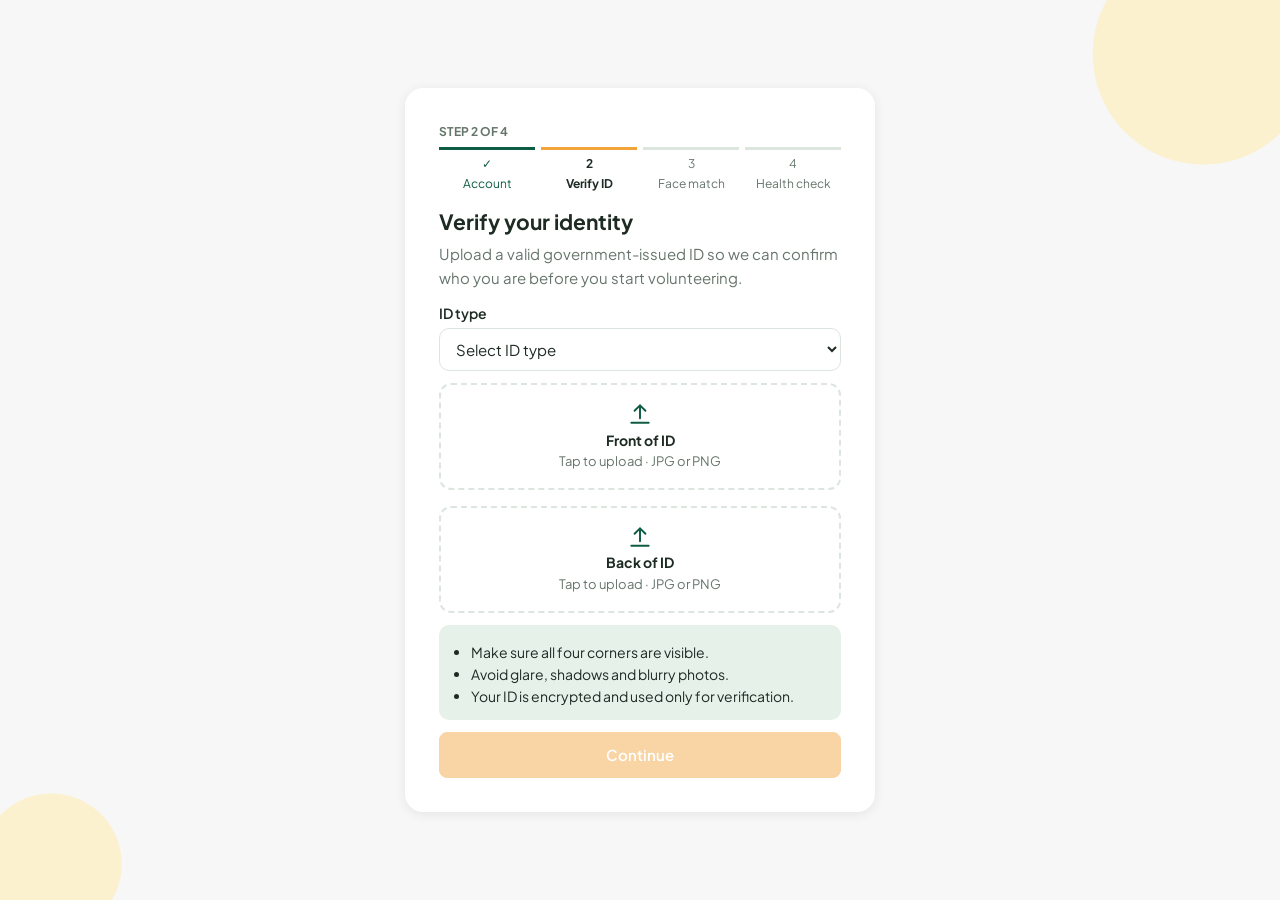
<file: SAD(mine)/verification-flow.html>
<!DOCTYPE html>
<html lang="en"><head><meta charset="utf-8">
<meta name="viewport" content="width=device-width, initial-scale=1, viewport-fit=cover">
<title>Volunteer verification: valid ID, face recognition and health assessment</title>
<link rel="stylesheet" href="https://fonts.googleapis.com/css2?family=Plus+Jakarta+Sans:wght@400;500;600;700;800&display=swap">
<style>
:root{--g:#0f5c45;--g2:#0f5c45;--gl:#e6f1ea;--o:#f2a33a;--bg:#f7f7f7;--c:#fff;--t:#1d2b23;--m:#66756b;--b:#dde5df;--r:#c0392b;--bl:#1f4e9c;box-sizing:border-box;padding-top:env(safe-area-inset-top,0px);padding-bottom:env(safe-area-inset-bottom,0px)}
:root[data-theme="dark"]{--bg:#101712;--c:#1a241d;--t:#e8efe9;--m:#9aab9f;--b:#2b3a2f;--gl:#1f3527;--g:#3f9a68;color-scheme:dark}
*{box-sizing:border-box}
html,body{background:var(--bg)}
body{margin:0;font:15px/1.5 system-ui,-apple-system,"Segoe UI",Roboto,sans-serif;color:var(--t)}
a{color:inherit;text-decoration:none;cursor:pointer}
button,input,select,textarea{font:inherit;color:inherit}
h1,h2,h3{line-height:1.2;margin:0 0 8px}
p{margin:0 0 8px}
.btn{display:inline-flex;align-items:center;justify-content:center;gap:6px;padding:10px 18px;border-radius:10px;border:1.5px solid var(--g);background:var(--g);color:#fff;font-weight:600;cursor:pointer}
.btn.o{background:var(--o);border-color:var(--o);color:#fff}
.btn.l{background:transparent;color:var(--g)}
.btn.w{width:100%}
.btn[disabled]{opacity:.45;cursor:not-allowed}
.ctr{text-align:center}
.card{background:var(--c);border:1px solid var(--b);border-radius:14px;padding:18px}
.g2{display:grid;gap:16px;grid-template-columns:repeat(auto-fit,minmax(300px,1fr))}
.pill{padding:6px 14px;border-radius:99px;border:1px solid var(--b);background:var(--c);cursor:pointer}
.pill.on{background:var(--g);color:#fff;border-color:var(--g)}
.tag{display:inline-block;padding:2px 10px;border-radius:99px;font-size:12px;font-weight:600;background:var(--gl);color:var(--g)}
.muted{color:var(--m)}
.row{display:flex;gap:10px;flex-wrap:wrap;align-items:center}
.sp{justify-content:space-between}
input,select,textarea{width:100%;padding:10px 12px;border:1px solid var(--b);border-radius:10px;background:var(--c)}
label{display:block;font-weight:600;margin:12px 0 4px;font-size:14px}
.stp{display:flex;gap:6px;margin:6px 0 16px}
.stp span{flex:1;text-align:center;font-size:12px;color:var(--m);border-top:3px solid var(--b);padding-top:4px}
.stp em{display:block;font-style:normal}
.stp .on{border-color:var(--o);color:var(--t);font-weight:700}
.stp .dn{border-color:var(--g);color:var(--g)}
.up{border:2px dashed var(--b);border-radius:12px;padding:16px;text-align:center;cursor:pointer;display:block;font-weight:400;margin:0}
.up img{max-width:100%;max-height:90px;border-radius:8px}
.note{background:var(--gl);border-radius:10px;padding:12px 14px;font-size:14px;margin:12px 0}
.note ul{margin:4px 0 0;padding-left:18px}
.skip{display:block;text-align:center;margin-top:12px;color:var(--g);font-weight:600;text-decoration:underline}
.big{width:64px;height:64px;border-radius:50%;display:grid;place-items:center;font-size:30px;color:#fff;background:var(--g);margin:0 auto 12px}
.big.w{background:var(--o)}
.oval{border:3px dotted var(--o);border-radius:50%;width:150px;height:200px;margin:12px auto;display:grid;place-items:center;font-size:48px}
.chips{display:flex;gap:8px;flex-wrap:wrap}
.err{color:var(--r);font-size:13px;min-height:18px;margin-top:6px}
.ic{vertical-align:-4px;flex:none}
.dot{display:inline-block;width:9px;height:9px;border-radius:50%;background:#d33;margin-right:6px}
.card{box-shadow:0 1px 4px #0000000f}
.up svg,.card.ctr>svg,.oval{color:var(--g)}
body{font-family:"Plus Jakarta Sans",system-ui,-apple-system,"Segoe UI",Roboto,sans-serif}
.btn{border-radius:8px}
.card{border:0;border-radius:10px;box-shadow:0 2px 8px #0000001a}
.note{background:var(--gl)}
.pill{background:var(--gl);border:0;color:var(--g);font-weight:600;font-size:13px}
.pill.on{background:var(--g);color:#fff}
.row>h1{color:var(--g);font-size:26px}
body{line-height:1.6;-webkit-font-smoothing:antialiased}
h1{font-size:28px;font-weight:800;letter-spacing:-.01em}
h2{font-size:21px;font-weight:700}
h3{font-size:16px;font-weight:700}
h1,h2,h3{text-wrap:balance}
p{text-wrap:pretty}
.card h3{margin:0 0 4px}
.card p{margin:0 0 8px}
.card p:last-child{margin-bottom:0}
@media(prefers-color-scheme:dark){:root:not([data-theme="light"]){--bg:#101712;--c:#1a241d;--t:#e8efe9;--m:#9aab9f;--b:#2b3a2f;--gl:#1f3527;--g:#3f9a68;color-scheme:dark}}
body{font-family:"Plus Jakarta Sans",system-ui,-apple-system,"Segoe UI",Roboto,sans-serif;line-height:1.6;margin:0}
.vwrap{min-height:100vh;display:grid;place-items:center;padding:24px;background:radial-gradient(circle at 94% 6%,#fbf1cf 0 110px,transparent 111px),radial-gradient(circle at 4% 96%,#fbf1cf 0 70px,transparent 71px),var(--bg)}
.vcard{width:100%;max-width:470px;background:var(--c);border-radius:18px;padding:34px;box-shadow:0 2px 12px #00000014}
h2{font-size:21px;font-weight:700;text-wrap:balance}p{text-wrap:pretty}
@media(max-width:480px){.vcard{padding:22px}.vwrap{padding:12px}}
</style></head><body>
<main class="vwrap"><div class="vcard" id="app"></div></main>
<script>
/* Volunteer verification flow: valid ID upload, face recognition and health assessment.
   Standalone extract of the Sulong! San Pablo user portal. No dependencies. */
const P={tree:'<path d="M12 22v-6"/><path d="M12 16c-4 0-6-2.5-6-5 0-1.5.8-2.8 2-3.5C8 5 9.800 3 12 3s4 2 4 4.500c1.200.7 2 2 2 3.500 0 2.500-2 5-6 5z"/>',bowl:'<path d="M3 11h18a9 9 0 0 1-18 0z"/><path d="M8 7c0-1 1-2 1-3M12 7c0-1 1-2 1-3M16 7c0-1 1-2 1-3"/>',health:'<rect x="3" y="3" width="18" height="18" rx="5"/><path d="M12 8v8M8 12h8"/>',book:'<path d="M4 4h6a2 2 0 0 1 2 2v14a2 2 0 0 0-2-2H4z"/><path d="M20 4h-6a2 2 0 0 0-2 2v14a2 2 0 0 1 2-2h6z"/>',people:'<circle cx="9" cy="8" r="3"/><path d="M3 20v-1a5 5 0 0 1 5-5h2a5 5 0 0 1 5 5v1"/><circle cx="17" cy="9" r="2.5"/><path d="M17 14a4 4 0 0 1 4 4v2"/>',shield:'<path d="M12 3l8 3v6c0 5-3.5 8-8 9-4.5-1-8-4-8-9V6z"/>',box:'<path d="M3 7l9-4 9 4v10l-9 4-9-4z"/><path d="M3 7l9 4 9-4M12 11v10"/>',search:'<circle cx="11" cy="11" r="7"/><path d="M20 20l-4-4"/>',qr:'<rect x="3" y="3" width="7" height="7"/><rect x="14" y="3" width="7" height="7"/><rect x="3" y="14" width="7" height="7"/><path d="M14 14h3v3h-3zM20 14v7M14 20h3"/>',clock:'<circle cx="12" cy="12" r="9"/><path d="M12 7v5l3 2"/>',award:'<circle cx="12" cy="9" r="6"/><path d="M8.5 14L7 22l5-3 5 3-1.5-8"/>',calendar:'<rect x="3" y="5" width="18" height="16" rx="2"/><path d="M3 10h18M8 3v4M16 3v4"/>',upload:'<path d="M12 16V4M7 9l5-5 5 5M4 20h16"/>',download:'<path d="M12 4v12M7 11l5 5 5-5M4 20h16"/>',lock:'<rect x="5" y="11" width="14" height="10" rx="2"/><path d="M8 11V8a4 4 0 0 1 8 0v3"/>',pin:'<path d="M12 21s7-6 7-11a7 7 0 0 0-14 0c0 5 7 11 7 11z"/><circle cx="12" cy="10" r="2.5"/>',leaf:'<path d="M5 19c0-9 5-14 15-14 0 10-5 15-14 15"/><path d="M5 19c3-5 6-8 10-10"/>',user:'<circle cx="12" cy="8" r="4"/><path d="M4 21a8 8 0 0 1 16 0"/>',idcard:'<rect x="3" y="5" width="18" height="14" rx="2"/><circle cx="9" cy="11" r="2"/><path d="M6 16c.5-2 5.5-2 6 0M14 10h4M14 14h4"/>',face:'<circle cx="12" cy="12" r="9"/><path d="M9 10v1M15 10v1M8.5 15c2 2 5 2 7 0"/>',x:'<path d="M6 6l12 12M18 6L6 18"/>'};
const ic=(n,z=20)=>`<svg class="ic" width="${z}" height="${z}" viewBox="0 0 24 24" fill="none" stroke="currentColor" stroke-width="1.8" stroke-linecap="round" stroke-linejoin="round">${P[n]}</svg>`;
const S={md:'v',verified:false,r:{step:2,sub:'',idt:'',f:null,b:null,face:0,cond:['Asthma'],cap:1}};
const emit=(n,d)=>document.dispatchEvent(new CustomEvent(n,{detail:d}));
const wz=n=>`<div class="muted" style="font-size:12px;font-weight:700">STEP ${n} OF 4</div><div class="stp">${['Account','Verify ID','Face match','Health check'].map((x,i)=>`<span class="${i+1==n?'on':i+1<n?'dn':''}">${i+1<n?'✓':i+1}<em>${x}</em></span>`).join('')}</div>`;
const pick=(k,i)=>{const f=i.files[0];if(!f)return;const r=new FileReader();r.onload=()=>{S.r[k]={n:f.name,u:r.result};render()};r.readAsDataURL(f)};
const scan=()=>{S.r.sub='scan';render();setTimeout(()=>{if(S.r.sub=='scan'){S.r.sub='ok';render()}},1500)};
const cond=c=>{const a=S.r.cond;S.r.cond=c=='None'?['None']:(a.includes(c)?a.filter(x=>x!=c):[...a.filter(x=>x!='None'),c]);render()};
const CAP=['Fully able','Limited','Not able now'];
const result=()=>{const R=S.r;return{verified:!!(R.idt&&R.f&&R.b&&R.face),idType:R.idt,idFront:R.f&&R.f.n,idBack:R.b&&R.b.n,idFrontImage:R.f&&R.f.u,idBackImage:R.b&&R.b.u,faceMatched:!!R.face,conditions:R.cond,capability:CAP[R.cap]}};
const finish=()=>{S.verified=result().verified;S.r.step=5;emit('verification:complete',result());render()};
const restart=()=>{Object.assign(S.r,{step:2,sub:'',idt:'',f:null,b:null,face:0,cond:['Asthma'],cap:1});render()};
function body(){const R=S.r;let h='';
if(R.step==2){const ok=R.idt&&R.f&&R.b;const z=(k,l)=>R[k]?`<label class="up"><img src="${R[k].u}"><div style="font-size:13px">${R[k].n}</div><b style="color:var(--g)">Replace</b><input type="file" accept="image/jpeg,image/png" hidden onchange="pick('${k}',this)"></label>`:`<label class="up">${ic('upload',26)}<div><b>${l}</b></div><div class="muted" style="font-size:13px">Tap to upload · JPG or PNG</div><input type="file" accept="image/jpeg,image/png" hidden onchange="pick('${k}',this)"></label>`;
 h=`${wz(2)}<h2>Verify your identity</h2><p class="muted">Upload a valid government-issued ID so we can confirm who you are before you start volunteering.</p><label>ID type</label><select onchange="S.r.idt=this.value;render()"><option value="">Select ID type</option>${['Driver’s License','Passport','UMID','PhilSys ID','Voter’s ID','Postal ID'].map(x=>`<option ${R.idt==x?'selected':''}>${x}</option>`).join('')}</select><div class="g2" style="margin-top:12px">${z('f','Front of ID')}${z('b','Back of ID')}</div><div class="note"><ul><li>Make sure all four corners are visible.</li><li>Avoid glare, shadows and blurry photos.</li><li>Your ID is encrypted and used only for verification.</li></ul></div><button class="btn o w" ${ok?'':'disabled'} onclick="S.r.step=3;S.r.sub='';render()">Continue</button>`}
else if(R.step==3){
if(R.sub=='ok')h=`${wz(3)}<div class="big">✓</div><h2 class="ctr">Face matched!</h2><p class="muted ctr">Your face matches the photo on your ID. One last step: a quick health check.</p><div class="g2"><div class="card ctr">${ic('idcard',40)}<br><b>Photo on ID</b><div class="muted" style="font-size:12px">From your uploaded ID</div></div><div class="card ctr">${ic('face',40)}<br><b>Your selfie</b><div class="muted" style="font-size:12px">Taken just now</div></div></div><p class="ctr" style="margin:12px 0"><span class="tag">✓ Identity verified</span></p><button class="btn o w" onclick="S.r.face=1;S.r.step=4;render()">Continue to health check</button>`;
else if(R.sub=='fail')h=`${wz(3)}<div class="big w">!</div><h2 class="ctr">We couldn’t match your face</h2><p class="muted ctr">Don’t worry, this happens sometimes. Try again after checking the tips below.</p><div class="note"><ul><li>Your face was partly covered by a mask, cap or glasses.</li><li>The room was too dark or too bright.</li><li>The photo on your ID is blurry or unclear.</li></ul></div><button class="btn o w" onclick="S.r.sub='';render()">Try again</button><button class="btn l w" style="margin-top:8px" onclick="S.r.step=2;S.r.sub='';render()">Re-upload ID</button><p class="muted ctr" style="font-size:13px;margin-top:10px">Need help? Contact the barangay office</p>`;
else h=`${wz(3)}<h2>Face verification</h2><p class="muted">We’ll compare your face with the photo on your ID to confirm it’s really you.</p><div class="card ctr"><div class="muted" style="font-size:13px"><span class="dot"></span>Camera on</div><div class="oval">${ic('face',72)}</div><b>${R.sub=='scan'?'Scanning… hold still':'Position your face inside the oval'}</b><div class="muted" style="font-size:13px">Hold still, then blink once when asked.</div></div><div class="chips" style="margin:12px 0"><span class="tag">✓ Good lighting</span><span class="tag">✓ No mask or glasses</span><span class="tag">✓ Look straight</span></div><button class="btn o w" ${R.sub=='scan'?'disabled':''} onclick="scan()">Start face scan</button><div class="row sp"><a class="muted" onclick="S.r.step=2;render()">← Back</a><a class="muted" style="font-size:12px" onclick="S.r.sub='fail';render()">(demo: simulate failed match)</a></div>`}
else{const C=['None','Asthma','Heart condition','Hypertension','Diabetes','Allergies','Other'],P=[['Fully able','No restrictions'],['Limited','Light tasks only'],['Not able now','Admin will follow up']];
h=`${wz(4)}<h2>Health & capability check</h2><p class="muted">Let us know about any health conditions so we can match you with activities that are safe for you.</p><label>Do you have any health conditions? Select all that apply</label><div class="chips">${C.map(c=>`<button class="pill ${R.cond.includes(c)?'on':''}" onclick="cond('${c}')">${R.cond.includes(c)?'✓ ':''}${c}</button>`).join('')}</div><label>Other conditions or notes <span class="muted">(Optional)</span></label><input placeholder="e.g. allergic to dust, recent surgery"><label>Are you physically able to join volunteer activities?</label><div class="chips">${P.map((p,i)=>`<button class="pill ${R.cap==i?'on':''}" onclick="S.r.cap=${i};render()">${p[0]} <small>(${p[1]})</small></button>`).join('')}</div><div class="note">✓ Your health details are confidential and only used to match you with safe activities.</div><button class="btn o w" onclick="finish()">${S.md=='v'?'Finish verification':'Finish & create account'}</button>`}

if(R.step==5){const r=result();h=`<div class="ctr"><div class="big">✓</div><h2>Verification complete!</h2><p class="muted">Your identity has been verified. You can now join volunteer activities.</p></div><div class="note"><ul><li>ID: ${r.idType}, front and back uploaded</li><li>Face match: ${r.faceMatched?'matched':'not matched'}</li><li>Health conditions: ${r.conditions.join(', ')||'none'}</li><li>Capability: ${r.capability}</li></ul></div><button class="btn l w" onclick="restart()">Start over</button>`}
return h}
const render=()=>{const y=scrollY;document.getElementById('app').innerHTML=body();scrollTo(0,y)};
document.addEventListener('verification:complete',e=>console.log('verification:complete',e.detail));
render();
</script>
</body></html>
</file>
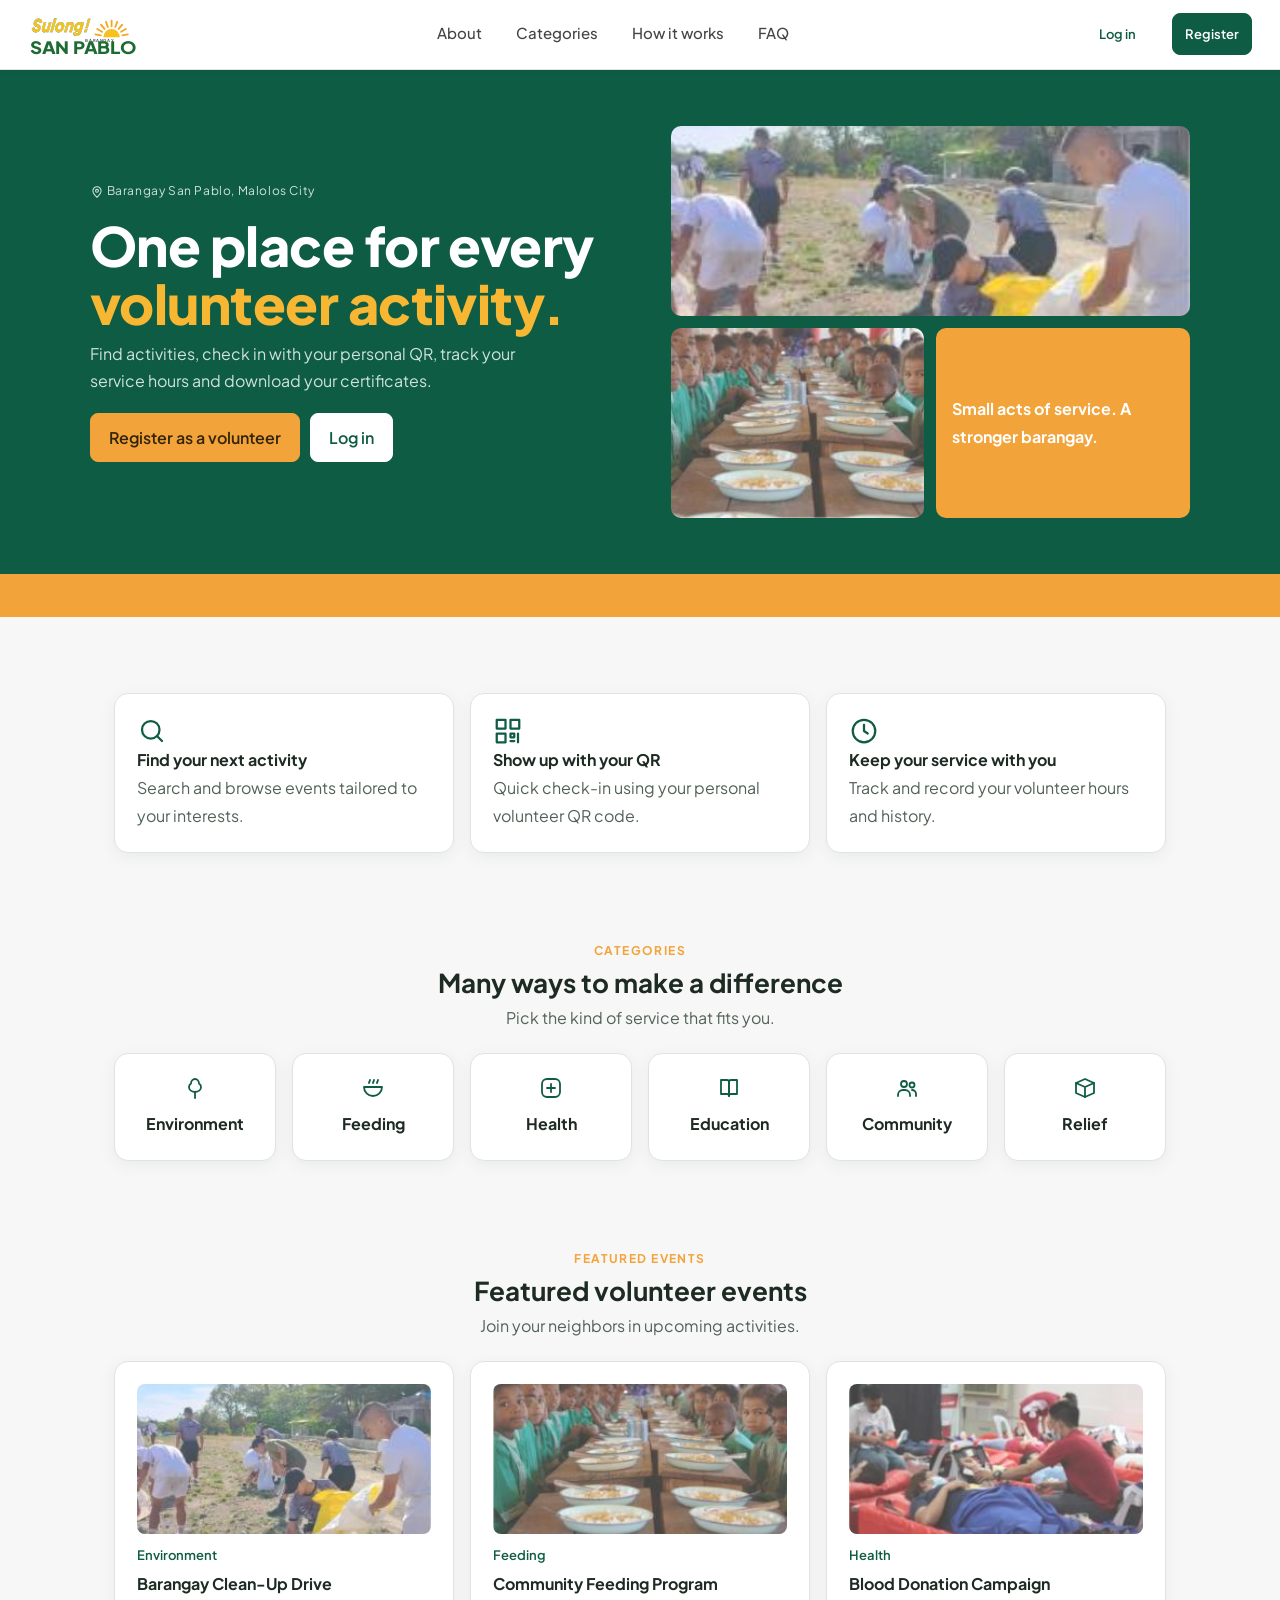
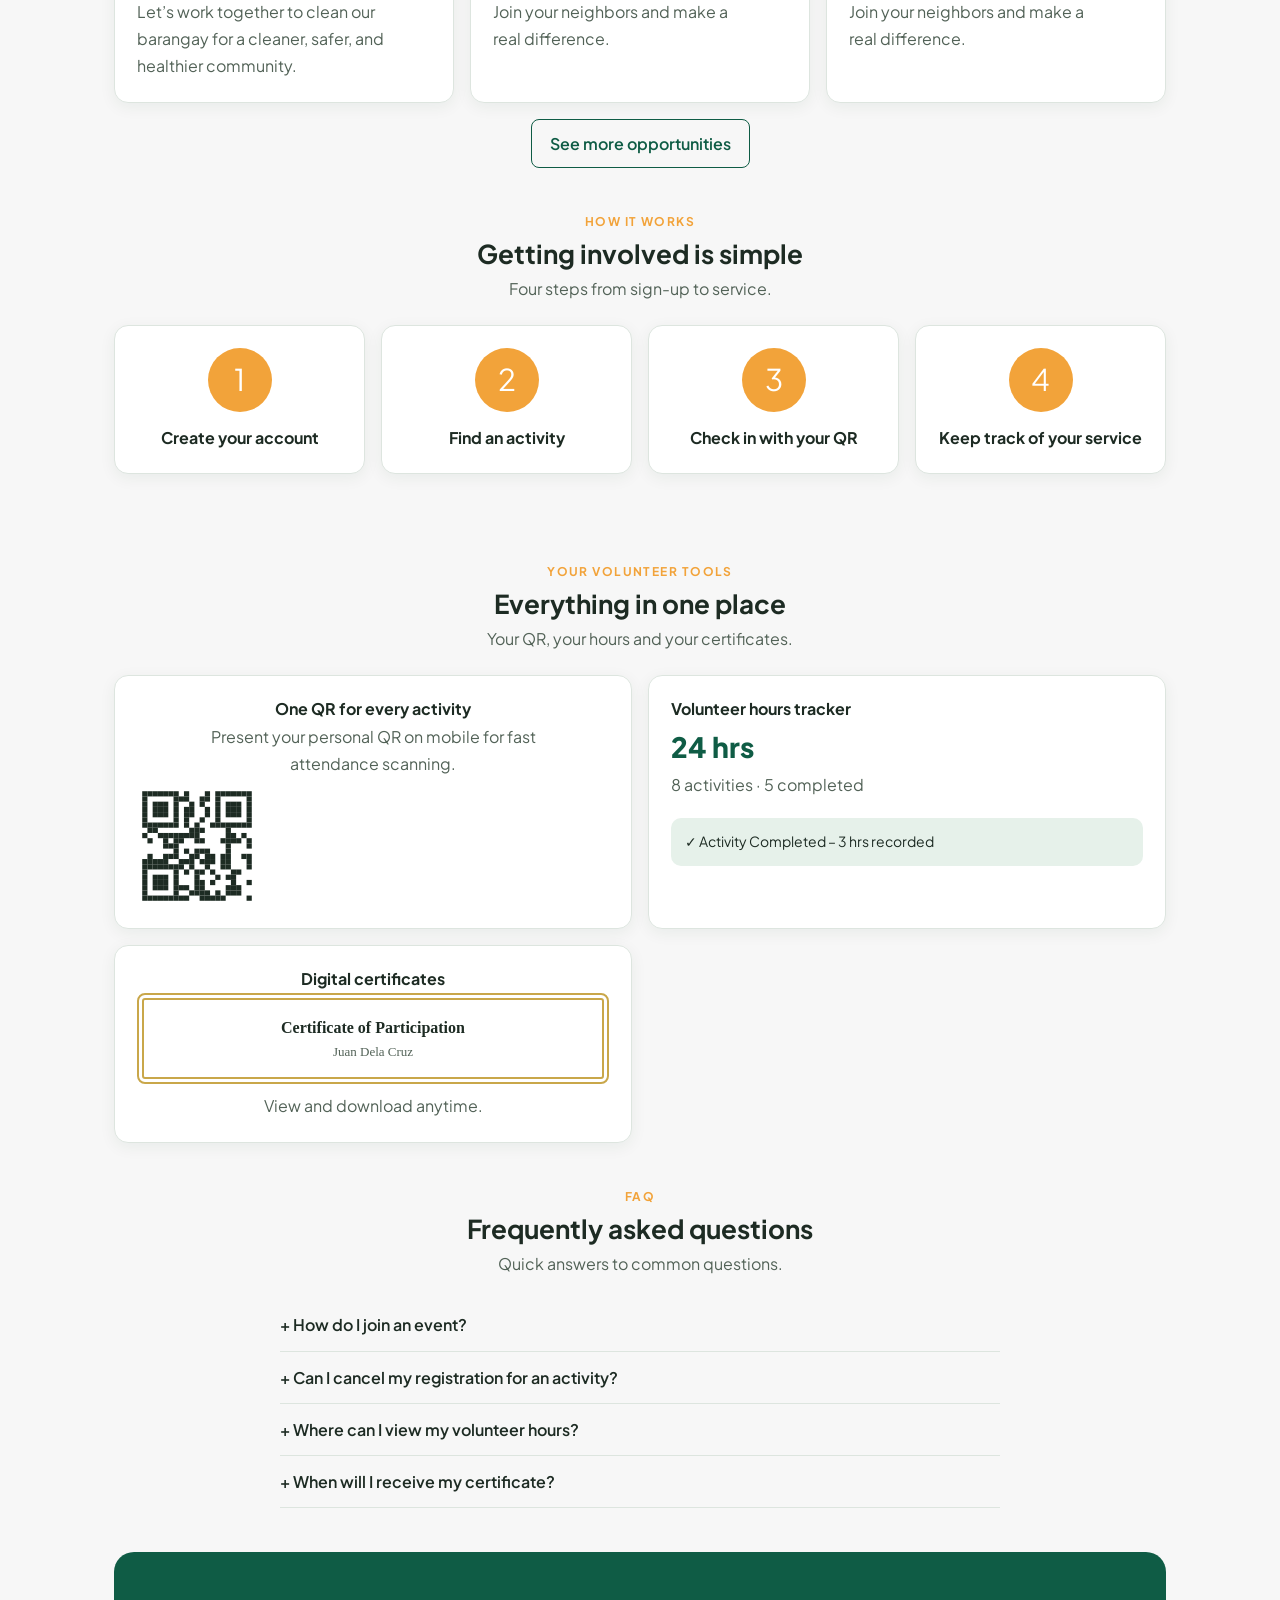
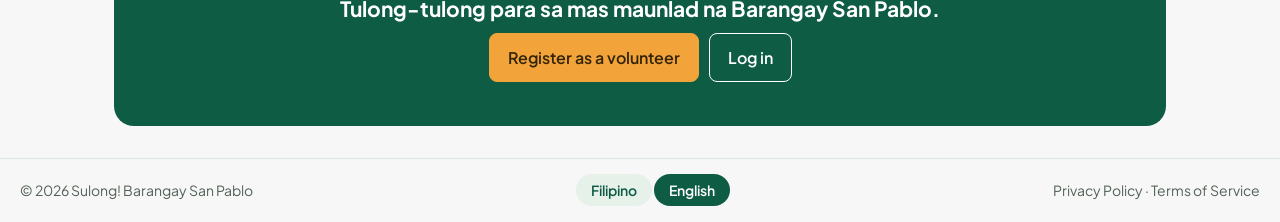
<file: SAD(user)/Sulong! San Pablo – Volunteer Portal (1).html>
﻿<!DOCTYPE html>
<html lang="en"><head><meta charset="utf-8">
<meta name="viewport" content="width=device-width, initial-scale=1, viewport-fit=cover">
<link rel="stylesheet" href="https://fonts.googleapis.com/css2?family=Plus+Jakarta+Sans:wght@400;500;600;700;800&display=swap">
<title>Sulong! San Pablo – Volunteer Portal</title>
<style>
:root{--g:#0f5c45;--g2:#0f5c45;--gl:#e6f1ea;--o:#f2a33a;--bg:#f7f7f7;--c:#fff;--t:#1d2b23;--m:#66756b;--b:#dde5df;--r:#c0392b;--bl:#1f4e9c;box-sizing:border-box;padding-top:env(safe-area-inset-top,0px);padding-bottom:env(safe-area-inset-bottom,0px)}
@media(prefers-color-scheme:dark){:root:not([data-theme="light"]){--bg:#101712;--c:#1a241d;--t:#e8efe9;--m:#9aab9f;--b:#2b3a2f;--gl:#1f3527;--g:#3f9a68;color-scheme:dark}}
:root[data-theme="dark"]{--bg:#101712;--c:#1a241d;--t:#e8efe9;--m:#9aab9f;--b:#2b3a2f;--gl:#1f3527;--g:#3f9a68;color-scheme:dark}
*{box-sizing:border-box}html,body{background:var(--bg)}body{margin:0;font:15px/1.5 system-ui,-apple-system,"Segoe UI",Roboto,sans-serif;color:var(--t)}
a{color:inherit;text-decoration:none;cursor:pointer}button,input,select,textarea{font:inherit;color:inherit}
h1,h2,h3{line-height:1.2;margin:0 0 8px}p{margin:0 0 8px}
.btn{display:inline-flex;align-items:center;justify-content:center;gap:6px;padding:10px 18px;border-radius:10px;border:1.5px solid var(--g);background:var(--g);color:#fff;font-weight:600;cursor:pointer}
.btn.o{background:var(--o);border-color:var(--o);color:#fff}.btn.l{background:transparent;color:var(--g)}.btn.w{width:100%}.btn.s{padding:6px 12px;font-size:13px}.btn[disabled]{opacity:.45;cursor:not-allowed}
.top{display:flex;align-items:center;gap:14px;padding:10px 20px;background:var(--c);border-bottom:1px solid var(--b);flex-wrap:wrap}
.brand{font-weight:800;font-size:20px;color:var(--g);display:flex;flex-direction:column;line-height:1}.brand small{font-size:10px;letter-spacing:.12em;color:var(--o)}.brand.w{color:#fff}
.top nav{display:flex;gap:4px;flex:1;overflow-x:auto}.top nav a,.acct{padding:8px 12px;border-radius:8px;color:var(--m);white-space:nowrap}.top nav a.on,.acct.on{background:var(--gl);color:var(--g);font-weight:600}
.acct b{display:inline-grid;place-items:center;width:26px;height:26px;border-radius:50%;background:var(--g);color:#fff;margin-left:6px}
.wrap{max-width:1100px;margin:0 auto;padding:24px 20px}.sec{padding:44px 0}.ctr{text-align:center}
.card{background:var(--c);border:1px solid var(--b);border-radius:14px;padding:18px}
.grid{display:grid;gap:16px;grid-template-columns:repeat(auto-fill,minmax(250px,1fr))}.g2{display:grid;gap:16px;grid-template-columns:repeat(auto-fit,minmax(300px,1fr))}
.pill{padding:6px 14px;border-radius:99px;border:1px solid var(--b);background:var(--c);cursor:pointer}.pill.on{background:var(--g);color:#fff;border-color:var(--g)}
.tag{display:inline-block;padding:2px 10px;border-radius:99px;font-size:12px;font-weight:600;background:var(--gl);color:var(--g)}
.tag.bl{color:var(--bl);background:#e3ecfa}.tag.rd{color:var(--r);background:#fbe4e1}.tag.or{color:#b25e00;background:#fdeed9}
.th{height:120px;border-radius:10px;display:grid;place-items:center;font-size:42px;background:linear-gradient(135deg,#2e7d4f,#9bd3a8);margin-bottom:10px}
.bar{height:8px;background:var(--b);border-radius:9px;overflow:hidden}.bar i{display:block;height:100%;background:var(--g)}
.muted{color:var(--m)}.row{display:flex;gap:10px;flex-wrap:wrap;align-items:center}.sp{justify-content:space-between}
input,select,textarea{width:100%;padding:10px 12px;border:1px solid var(--b);border-radius:10px;background:var(--c)}input[type=checkbox]{width:auto}
label{display:block;font-weight:600;margin:12px 0 4px;font-size:14px}
.split{display:grid;grid-template-columns:1fr 1fr;min-height:100vh}.left{background:var(--g2);color:#fff;padding:48px;display:flex;flex-direction:column;justify-content:center;gap:12px}.left ul{list-style:none;padding:0}.left li{margin:10px 0}
.right{display:grid;place-items:center;padding:32px}.right>div{width:100%;max-width:470px}
.tog{display:flex;background:var(--gl);border-radius:99px;padding:4px;margin-bottom:18px}.tog a{flex:1;text-align:center;padding:8px;border-radius:99px;font-weight:600;color:var(--m)}.tog a.on{background:var(--c);color:var(--g)}
.stp{display:flex;gap:6px;margin:6px 0 16px}.stp span{flex:1;text-align:center;font-size:12px;color:var(--m);border-top:3px solid var(--b);padding-top:4px}.stp em{display:block;font-style:normal}.stp .on{border-color:var(--o);color:var(--t);font-weight:700}.stp .dn{border-color:var(--g);color:var(--g)}
.up{border:2px dashed var(--b);border-radius:12px;padding:16px;text-align:center;cursor:pointer;display:block;font-weight:400;margin:0}.up img{max-width:100%;max-height:90px;border-radius:8px}
.note{background:var(--gl);border-radius:10px;padding:12px 14px;font-size:14px;margin:12px 0}.note ul{margin:4px 0 0;padding-left:18px}
.skip{display:block;text-align:center;margin-top:12px;color:var(--g);font-weight:600;text-decoration:underline}
.big{width:64px;height:64px;border-radius:50%;display:grid;place-items:center;font-size:30px;color:#fff;background:var(--g);margin:0 auto 12px}.big.w{background:var(--o)}
.oval{border:3px dotted var(--o);border-radius:50%;width:150px;height:200px;margin:12px auto;display:grid;place-items:center;font-size:48px}
.chips{display:flex;gap:8px;flex-wrap:wrap}.err{color:var(--r);font-size:13px;min-height:18px;margin-top:6px}
.hero{background:linear-gradient(135deg,var(--g2),var(--g));color:#fff;border-radius:20px;padding:44px 32px}.hero .btn.l{color:#fff;border-color:#fff}
.tick{background:var(--o);color:#fff;overflow:hidden;white-space:nowrap;padding:8px 0;font-weight:600}.tick span{display:inline-block;padding-left:100%;animation:mq 18s linear infinite}@keyframes mq{to{transform:translateX(-100%)}}
.stat{font-size:28px;font-weight:800;color:var(--g)}.kv{display:grid;grid-template-columns:repeat(auto-fit,minmax(170px,1fr));gap:12px}.kv small{display:block;color:var(--m)}
.faq button{width:100%;text-align:left;background:none;border:0;padding:12px 0;font-weight:600;cursor:pointer;border-bottom:1px solid var(--b)}
.alert{border-radius:12px;padding:14px 16px;font-weight:600;margin-bottom:16px;background:var(--gl);color:var(--g)}.alert.rd{background:#fbe4e1;color:var(--r)}
.md{position:fixed;inset:0;background:#000a;display:grid;place-items:center;padding:16px;z-index:20}.md>div,.md>section{background:var(--c);border-radius:16px;padding:22px;max-width:460px;width:100%;max-height:90vh;overflow:auto}
.cert{border:6px double var(--g);border-radius:8px;padding:34px 20px;text-align:center;background:var(--c)}.cert h2{font-size:26px;color:var(--g)}.cert .nm{font-size:30px;font-weight:800;margin:8px 0}
#toast{position:fixed;left:50%;bottom:calc(20px + env(safe-area-inset-bottom,0px));transform:translateX(-50%);background:var(--t);color:var(--bg);padding:10px 18px;border-radius:10px;z-index:30;display:none}
.foot{border-top:1px solid var(--b);padding:20px;font-size:13px;color:var(--m)}
.ic{vertical-align:-4px;flex:none}
.th{color:#fff;background:radial-gradient(circle at 18% 22%,#ffffff40,transparent 45%),linear-gradient(135deg,#2e7d4f,#7cc38f)}
.left{background:radial-gradient(circle at 85% 12%,#ffffff14,transparent 40%),var(--g2)}.left li{display:flex;gap:10px;align-items:center}.bd{display:grid;place-items:center;width:34px;height:34px;border-radius:50%;background:#ffffff1f;flex:none}
.dot{display:inline-block;width:9px;height:9px;border-radius:50%;background:#d33;margin-right:6px}.dot.g{background:var(--g)}
.card{box-shadow:0 1px 4px #0000000f}.top{box-shadow:0 1px 6px #0000000a}
.right>div{background:var(--c);border-radius:18px;padding:34px;box-shadow:0 2px 12px #00000014}
.up svg,.card.ctr>svg,.oval{color:var(--g)}
.lg{height:44px;display:block}.lgp{height:64px;display:block;margin-bottom:6px}
body{font-family:"Plus Jakarta Sans",system-ui,-apple-system,"Segoe UI",Roboto,sans-serif}
.top{padding:6px 28px;gap:24px;box-shadow:0 1px 6px #0000000d}.top nav{justify-content:center;gap:6px}.top nav a{color:#444;border-radius:0;padding:14px 14px;border-bottom:3px solid transparent;font-weight:500}.top nav a.on{background:none;color:var(--g);border-color:var(--o);font-weight:700}
.acct,.acct.on{color:#444;background:none;padding:0}.acct b{margin-left:8px}
.btn{border-radius:8px}.card{border:0;border-radius:10px;box-shadow:0 2px 8px #0000001a}
.ph{width:100%;height:150px;object-fit:cover;border-radius:8px;display:block;margin-bottom:10px}.ph.s{height:105px}.ph.lg{height:210px}
.cl{color:var(--g);font-size:13px;font-weight:600}.rp{font-size:11px;font-weight:600;background:var(--gl);color:var(--g);padding:3px 10px;border-radius:99px}.rp.bl{background:#e3ecfa;color:var(--bl)}
.stile{background:var(--g);color:#fff;border-radius:10px;padding:16px 18px}.stile .stat{color:#fff;font-size:30px}.stile small{color:#fff;opacity:.92}.stile .bar{background:#ffffff40;margin-top:8px}.stile .bar i{background:var(--o)}
.card.mint{background:var(--gl);box-shadow:none}.note{background:var(--gl)}
.st{color:var(--g)}.st.bl{color:var(--bl)}.st.rd{color:var(--r)}.st.or{color:#e0602a}
.grid.sm{grid-template-columns:repeat(auto-fill,minmax(180px,1fr))}.cat{display:flex;gap:10px;align-items:center;color:var(--g)}.cat b{color:var(--t)}
.pill{background:var(--gl);border:0;color:var(--g);font-weight:600;font-size:13px}.pill.on{background:var(--g);color:#fff}
.wrap>h1,.row>h1{color:var(--g);font-size:26px}
.left{background:#0f5c45;padding:56px;position:relative}.left h1{font-size:clamp(30px,4vw,48px);font-weight:800;line-height:1.1;margin:16px 0 14px}.left p{color:#cfe3d9;max-width:380px}.left .bd{border-radius:8px;background:#ffffff1f}.left .cp{position:absolute;left:56px;bottom:22px;font-size:11px;color:#9fc2b3;letter-spacing:.05em}
.left.ill{padding:0;min-height:100vh;background:linear-gradient(#dcf2e7,#f0faf1);justify-content:space-between;gap:0;overflow:hidden}.left.ill .it{padding:44px 40px 0}.left.ill .it p{color:#1f6b34;font-size:16px;line-height:1.45;margin-top:14px}.ii{width:100%;display:block;-webkit-mask-image:linear-gradient(transparent,#000 9%);mask-image:linear-gradient(transparent,#000 9%)}
.right{background:radial-gradient(circle at 94% 6%,#fbf1cf 0 110px,transparent 111px),radial-gradient(circle at 4% 96%,#fbf1cf 0 70px,transparent 71px),#f7f7f7}
.hs{background:var(--g);color:#fff;padding:56px 20px}.hin{max-width:1100px;margin:0 auto;display:grid;grid-template-columns:1.05fr 1fr;gap:36px;align-items:center}.hs h1{font-size:clamp(32px,5vw,54px);font-weight:800;line-height:1.08}.hs h1 span{color:#f7b733}.hs p{color:#cfe3d9;max-width:460px}.loc{font-size:12px;letter-spacing:.05em;margin-bottom:14px;color:#cfe3d9}
.collage{display:grid;gap:12px}.collage img{width:100%;height:190px;object-fit:cover;border-radius:10px;display:block}.collage .two{display:grid;grid-template-columns:1fr 1fr;gap:12px}.collage .ob{background:var(--o);color:#fff;border-radius:10px;padding:16px;font-weight:700;display:grid;align-content:center}
.btn.w2{background:#fff;color:var(--g);border-color:#fff}
.cert{border:7px double #c9a74a;font-family:Georgia,"Times New Roman",serif}.cert h2{font-family:Georgia,serif;font-weight:400;font-size:30px}.cert .nm{font-style:italic;font-weight:400;font-size:38px}
.sh{text-align:center;max-width:560px;margin:44px auto 22px}.sec .sh{margin-top:0}.sh small{display:block;color:var(--o);font-size:12px;font-weight:700;letter-spacing:.12em;text-transform:uppercase;margin-bottom:6px}.sh h2{font-size:26px;margin:0 0 6px}.sh p{color:var(--m);margin:0}
body{line-height:1.6;-webkit-font-smoothing:antialiased}h1{font-size:28px;font-weight:800;letter-spacing:-.01em}h2{font-size:21px;font-weight:700}h3{font-size:16px;font-weight:700}h1,h2,h3{text-wrap:balance}p{text-wrap:pretty}
.card h3{margin:0 0 4px}.card p{margin:0 0 8px}.card p:last-child{margin-bottom:0}
.kv small{font-size:11px;font-weight:700;letter-spacing:.06em;text-transform:uppercase;margin-bottom:2px}.kv>div{font-weight:600}
.faq{max-width:720px;margin-left:auto;margin-right:auto}
.vb{display:flex;gap:16px;align-items:center;justify-content:space-between;flex-wrap:wrap;background:#fdeed9;border:1px solid #f2c88f;border-radius:12px;padding:16px 18px;margin-top:20px;color:#5a3a0c}.vb p{margin:2px 0 0;font-size:14px}.vb.ok{background:var(--gl);border-color:#bfdcca;color:var(--t)}.vb.ok p{color:var(--m)}
@media(max-width:760px){.split{grid-template-columns:1fr}.left{padding:24px}.hero{padding:28px 20px}}
@media(max-width:760px){.hin{grid-template-columns:1fr}.left{padding:28px}.left.ill{min-height:0;padding:0}.left.ill .it{padding:24px 24px 0}.left .cp{position:static;display:block;margin-top:14px}.top{padding:6px 14px}}
@media(max-width:760px){.g2{grid-template-columns:minmax(0,1fr)}.g2[style*="grid-template-columns"]{grid-template-columns:minmax(0,1fr)!important}.hs{padding:40px 18px}.hs .hin{gap:24px}.collage img{height:160px}.wrap{padding:20px 16px}.sec{padding:34px 0}.right{padding:20px}}
@media(max-width:560px){.top{gap:8px;padding:8px 12px}.top>.brand{margin-right:auto}.top nav{order:1;flex:0 0 100%;justify-content:flex-start;min-width:0}.top nav a{padding:10px 12px}.top>.btn{min-height:40px;padding:8px 12px}.hs h1{font-size:clamp(30px,9vw,42px)}.collage img{height:140px}.collage{gap:8px}.collage .two{gap:8px}.row{gap:8px}}
button:focus-visible,a:focus-visible,input:focus-visible,select:focus-visible,textarea:focus-visible{outline:3px solid var(--o);outline-offset:3px}
@media(prefers-reduced-motion:reduce){.tick span{animation:none;padding-left:0}html{scroll-behavior:auto}*{scroll-behavior:auto!important;transition:none!important}}
.wrap>h1{margin-bottom:16px}
.wrap>.row.sp{align-items:center}
.card.row.sp>div:first-child{flex:1 1 280px;min-width:0;overflow-wrap:anywhere}
.history-summary{margin-bottom:24px}.history-summary h2,.history-records h2{font-size:18px;margin:0 0 12px}
.history-controls{display:grid;gap:12px;margin:18px 0 20px}.history-controls label{margin:0 0 5px}
.history-list{display:grid;gap:12px}.history-item{display:grid;grid-template-columns:minmax(0,1fr) auto;gap:18px;align-items:center}
.history-item-main{min-width:0}.history-item-heading{display:flex;gap:12px;align-items:flex-start;justify-content:space-between;flex-wrap:wrap;margin-bottom:10px}
.history-item-heading h3{margin:0}.history-item-facts{display:grid;grid-template-columns:repeat(auto-fit,minmax(130px,1fr));gap:10px 18px}
.history-item-facts small,.announcement-fact small{display:block;color:var(--m);font-size:11px;font-weight:700;letter-spacing:.06em;text-transform:uppercase}
.history-item-facts span{font-weight:600;overflow-wrap:anywhere}.history-item-metrics{display:flex;gap:8px 20px;flex-wrap:wrap;margin-top:12px;padding-top:10px;border-top:1px solid var(--b);font-size:13px}
.history-item-action{display:grid;justify-items:end;gap:10px}.history-detail{display:grid;gap:16px}.history-detail-hero{padding:22px}.history-detail-hero .ph{margin-bottom:16px}
.history-detail-title{margin:12px 0 4px}.history-section{padding:20px}.history-section h2{font-size:18px;margin-bottom:14px}
.announcement-layout{display:grid;grid-template-columns:minmax(0,1fr);gap:16px;align-items:start}
.announcement-article{padding:26px}.announcement-eyebrow{color:var(--g);font-size:12px;font-weight:800;letter-spacing:.1em;text-transform:uppercase;margin-bottom:8px}
.announcement-article h1{margin-bottom:12px}.announcement-deck{font-size:17px;line-height:1.55;margin:16px 0}
.announcement-byline{display:flex;flex-wrap:wrap;gap:6px 16px;padding:12px 0;border-top:1px solid var(--b);border-bottom:1px solid var(--b);font-size:13px;color:var(--m)}
.announcement-body{padding-top:16px}.announcement-body p{margin:0 0 14px}.announcement-body .note{margin:16px 0}
.announcement-aside{display:grid;gap:14px}.announcement-aside h2{font-size:17px;margin-bottom:14px}
.announcement-fact{padding:10px 0;border-bottom:1px solid var(--b)}.announcement-fact:last-child{border-bottom:0;padding-bottom:0}
.announcement-fact strong{display:block;margin-top:2px;overflow-wrap:anywhere}
.announcement-facts-group+.announcement-facts-group{margin-top:14px;padding-top:14px;border-top:1px solid var(--b)}
.announcement-facts-group h3{font-size:13px;color:var(--g);margin:0 0 4px}
.announcement-details-grid{display:grid;grid-template-columns:repeat(auto-fit,minmax(180px,1fr));gap:0 20px;margin-top:18px;padding:14px 18px;border-radius:10px;background:var(--bg)}
.announcement-details-grid .announcement-fact{min-width:0}
.announcement-body section+section{margin-top:20px;padding-top:16px;border-top:1px solid var(--b)}
.announcement-body h2{font-size:18px;margin:0 0 8px}.announcement-body p:last-child{margin-bottom:0}
.activity-detail{display:grid;gap:18px}.activity-detail-head{display:grid;grid-template-columns:minmax(0,1.15fr) minmax(280px,.85fr);gap:22px;align-items:center}
.activity-detail-head .ph{height:100%;min-height:250px;max-height:360px;margin:0}.activity-detail-intro h2{font-size:24px;margin:12px 0 8px}
.activity-gallery{display:grid;grid-template-columns:repeat(auto-fit,minmax(190px,1fr));gap:12px}.activity-gallery figure{margin:0;min-width:0}
.activity-gallery img{width:100%;height:180px;object-fit:cover;border-radius:10px;display:block}.activity-gallery figcaption{font-size:13px;color:var(--m);margin-top:6px}
.announcement-card{display:flex;flex-direction:column;min-height:220px}.announcement-card-head{display:flex;justify-content:space-between;align-items:flex-start;gap:12px}
.announcement-card-head h3{overflow-wrap:anywhere}.announcement-card-date{display:grid;gap:2px;margin:8px 0 10px;font-size:13px;font-weight:600;color:var(--m)}
.announcement-card-copy{flex:1}.announcement-card-action{align-self:flex-end;margin-top:14px}
.history-item{grid-template-columns:minmax(0,1fr) auto}.history-item-action{align-self:center}
.verify-notice{display:flex;align-items:center;justify-content:space-between;gap:14px;flex-wrap:wrap;text-align:left}
.verify-notice p{margin:2px 0 0;font-size:14px;font-weight:500}
.verify-prompt{text-align:left}.verify-prompt h2{margin:0 0 8px}.verify-prompt p{margin:0 0 18px}
.health-options{display:grid;gap:10px}.health-options .pill{flex:1;text-align:left;white-space:normal}
.health-options .pill small{display:block;margin-top:2px;opacity:.85}
.health-status{margin-top:16px}.assessment-modal{max-width:540px!important}
@media(max-width:760px){.announcement-layout{grid-template-columns:minmax(0,1fr)}.announcement-article{padding:20px}.history-item{grid-template-columns:minmax(0,1fr);gap:14px}.history-item-action{display:flex;justify-content:space-between;align-items:center}}
@media(max-width:760px){.activity-detail-head{grid-template-columns:minmax(0,1fr)}.activity-detail-head .ph{height:220px;min-height:0}.activity-gallery{grid-template-columns:repeat(auto-fit,minmax(min(100%,145px),1fr))}.activity-gallery img{height:150px}}
.card.row.sp>div:last-child{flex:0 1 auto;min-width:0}
.card.row.sp .row{justify-content:flex-start}
.kv>div{min-width:0;overflow-wrap:anywhere}
.wrap>h1+.grid{grid-template-columns:repeat(auto-fit,minmax(min(100%,155px),1fr))}
.cert{width:100%;overflow-wrap:anywhere}
.md>div{max-height:90dvh}
#toast{max-width:calc(100vw - 32px);text-align:center}
@media(max-width:760px){.right>div{padding:24px}.stp span{font-size:11px}.stp em{font-size:10px}}
@media(max-width:560px){.wrap{padding:18px 14px}.wrap>h1{font-size:24px}.card.row.sp{align-items:flex-start!important}.card.row.sp>div:last-child{flex:1 1 100%;justify-items:start!important}.card.row.sp>div:last-child .btn{flex:1 1 130px}.card.row.sp .row{width:100%}.cert{padding:24px 14px;font-size:14px}.cert h2{font-size:clamp(22px,7vw,30px)}.cert .nm{font-size:clamp(26px,8vw,38px)}.right>div{padding:20px}.top nav a{font-size:14px}}
.wrap{width:min(100%,1160px);padding:clamp(18px,3vw,32px) clamp(14px,3vw,24px)}
.grid{grid-template-columns:repeat(auto-fit,minmax(min(100%,245px),1fr));align-items:stretch}
.g2{grid-template-columns:repeat(2,minmax(0,1fr));align-items:start}
.top{position:sticky;top:0;z-index:15;background:var(--c);backdrop-filter:blur(12px)}
.top nav{min-width:0;scrollbar-width:thin}
.top nav a{flex:none}
.hs,#cats,#how,#faq{scroll-margin-top:140px}
.wrap>h1{font-size:clamp(24px,3vw,30px);margin:0 0 20px;padding-bottom:12px;border-bottom:1px solid var(--b)}
.wrap>h1+.grid{margin-top:4px}
.wrap>input{margin:4px 0 14px}
.card{border:1px solid var(--b);border-radius:14px;box-shadow:0 4px 16px #133d2610;padding:clamp(16px,2vw,22px)}
.card.row.sp{gap:16px}
.card.row.sp>div:first-child{flex:1 1 280px;min-width:0;overflow-wrap:anywhere}
.card.row.sp>div:last-child{min-width:0}
.stile{min-height:112px;display:flex;flex-direction:column;justify-content:center;gap:2px;box-shadow:0 4px 12px #133d261a}
.btn{min-height:42px;transition:transform .15s ease,box-shadow .15s ease}
.btn:not([disabled]):hover{transform:translateY(-1px);box-shadow:0 4px 10px #133d2624}
.pill{min-height:36px}
.md>div{box-shadow:0 18px 48px #0003}
.split{grid-template-columns:minmax(0,1fr) minmax(400px,.9fr)}
@media(max-width:900px){.split{grid-template-columns:1fr}.left:not(.ill){min-height:0;padding:clamp(24px,6vw,48px)}.left:not(.ill) h1{font-size:clamp(30px,6vw,42px)}.left:not(.ill) .cp{position:static;margin-top:12px}}
@media(max-width:760px){.g2{grid-template-columns:minmax(0,1fr)}.grid{grid-template-columns:repeat(auto-fit,minmax(min(100%,220px),1fr))}.grid.sm{grid-template-columns:repeat(auto-fit,minmax(min(100%,150px),1fr))}.wrap{padding:20px 16px}.card.row.sp>div:last-child{flex:0 1 auto}.foot{justify-content:center;text-align:center}}
@media(max-width:560px){.top{gap:8px}.top nav{flex:0 0 100%;justify-content:flex-start}.top nav a{padding:10px 12px}.wrap{padding:18px 14px}.card.row.sp>div:last-child{flex:1 1 100%}.left:not(.ill){padding:24px 20px}.left:not(.ill) ul{margin:8px 0}.left:not(.ill) li{margin:6px 0}.left:not(.ill) h1{margin:8px 0;font-size:30px}.right{padding:16px}.right>div{padding:20px}}
@media(prefers-reduced-motion:reduce){.btn{transition:none}}
:root{--m:#526257}
@media(prefers-color-scheme:dark){:root:not([data-theme="light"]){--m:#b5c3b8}}
:root[data-theme="dark"]{--m:#b5c3b8}
body{font-size:16px;line-height:1.7}
p{line-height:1.7}
.muted{color:var(--m)}
.btn.o{color:#352508}
.tag{font-size:13px}
.tag.or{color:#874500}
.kv small{font-size:12px}
.foot{font-size:14px;line-height:1.6}
label{font-size:15px;margin:14px 0 6px}
input,select,textarea{min-height:46px}
input[type=checkbox]{min-height:0;accent-color:var(--g)}
textarea{line-height:1.6;resize:vertical}
.pill{font-size:14px;padding:7px 15px}
.top nav a,.acct{font-size:15px}
.sh p,.hs p,.card p{line-height:1.7}
.right>div{line-height:1.65}
.btn:focus-visible,.pill:focus-visible{outline-offset:3px}
.card,.stile,.cat{transition:transform .2s ease,box-shadow .2s ease,border-color .2s ease}
.card:hover,.stile:hover,.cat:hover{transform:translateY(-3px);box-shadow:0 10px 24px #133d2620;border-color:#bfd6c7}
.top nav a{transition:color .18s ease,border-color .18s ease}
.top nav a:hover{color:var(--g);border-color:var(--o)}
.wrap>h1,.wrap>.grid>*,.wrap>.g2>*,.wrap>.card,.wrap>.alert,.hs .hin,.hero{animation:rise-in .45s both}
.wrap>.grid>:nth-child(2),.wrap>.g2>:nth-child(2){animation-delay:.05s}
.wrap>.grid>:nth-child(3),.wrap>.g2>:nth-child(3){animation-delay:.1s}
.wrap>.grid>:nth-child(4){animation-delay:.15s}
.hs .collage img{animation:rise-in .6s both}
.hs .collage img:nth-child(2){animation-delay:.1s}
@keyframes rise-in{from{opacity:0;transform:translateY(10px)}to{opacity:1;transform:translateY(0)}}
@media(max-width:760px){body{font-size:16px}.card p{font-size:14px}.kv{grid-template-columns:repeat(auto-fit,minmax(min(100%,145px),1fr))}.card{padding:16px}.stp em{font-size:11px}.foot{gap:12px}}
@media(max-width:560px){h1{font-size:clamp(24px,7vw,29px)}h2{font-size:20px}.wrap>h1{font-size:clamp(23px,7vw,27px)}.card p{font-size:14px}.tag{font-size:12px}.btn{padding:10px 14px}.row .btn{flex:1 1 auto}.cert{line-height:1.55}.note{font-size:14px;line-height:1.65}.sh{margin:34px auto 20px}}
@media(prefers-reduced-motion:reduce){html{scroll-behavior:auto}.tick span{animation:none;padding-left:0}.wrap>h1,.wrap>.grid>*,.wrap>.g2>*,.wrap>.card,.wrap>.alert,.hs .hin,.hero,.hs .collage img{animation:none}.card,.stile,.cat,.btn,.top nav a{transition:none}.card:hover,.stile:hover,.cat:hover,.btn:not([disabled]):hover{transform:none}}
.card h2,.card h3,.card p,.meta-line,.kv>div,.note,.alert,.vb p,.faq p,.cert,.hero p{min-width:0;overflow-wrap:anywhere;text-wrap:pretty}
.card h3{line-height:1.35}
.row.sp{align-items:flex-start}
.row.sp>h1,.row.sp>h2,.row.sp>h3{flex:1 1 220px;min-width:0}
.row.sp>.tag,.row.sp>.rp{flex:0 1 auto;white-space:normal;line-height:1.4}
.card.row.sp>div:first-child,.card.row.sp>div:last-child{min-width:0}
.card p,.note,.alert{line-height:1.7}
.meta-line{display:flex;flex-wrap:wrap;align-items:baseline;gap:4px 14px;color:var(--m);font-size:14px;line-height:1.55}
.meta-line+.meta-line{margin-top:6px}
.meta-line span{min-width:0;overflow-wrap:anywhere}
.meta-line span+span{position:relative}
.meta-line span+span:before{content:"";position:absolute;left:-9px;top:.65em;width:3px;height:3px;border-radius:50%;background:var(--o)}
.meta-line .refno{overflow-wrap:anywhere}
.stile small{font-size:13px;line-height:1.5}
.muted[style*="font-size:12px"],.card p[style*="font-size:12px"]{font-size:13px!important}
.tag,.rp{max-width:100%;overflow-wrap:anywhere}
.card:focus-within{border-color:#9fc8ad;box-shadow:0 0 0 3px #0f5c4518,0 8px 20px #133d2614}
.pill:not(.on):hover{background:#d9eadf;transform:translateY(-1px)}
.pill{transition:background .18s ease,color .18s ease,transform .18s ease}
.top nav a:focus-visible,.acct:focus-visible{border-radius:8px}
@media(max-width:560px){.meta-line{gap:5px 12px;font-size:13px}.meta-line+.meta-line{margin-top:8px}.card.row.sp>div:first-child{flex-basis:100%}.card.row.sp>div:last-child .btn{flex:1 1 100%;width:100%;white-space:normal;line-height:1.4}.row.sp{row-gap:10px}.faq button{line-height:1.55;padding:14px 4px}}
@media(prefers-reduced-motion:reduce){.pill{transition:none}.pill:not(.on):hover{transform:none}}
.grid,.g2{align-items:stretch}
.grid>.card:not(.row),.g2>.card:not(.row){height:100%;display:flex;flex-direction:column}
.grid>.stile,.g2>.stile{height:100%}
.grid>.card:not(.row)>.btn:last-child,.g2>.card:not(.row)>.btn:last-child{align-self:flex-start;margin-top:auto}
.card.row.sp{display:grid;grid-template-columns:minmax(0,1fr) minmax(150px,auto);align-items:center}
.card.row.sp>div:first-child,.card.row.sp>div:last-child{min-width:0}
.card.row.sp>div:last-child{align-self:stretch}
.card.row.sp .row{align-content:center}
.card.row.sp h3{margin-bottom:8px}
.grid.sec>.card{min-height:160px}
.grid .card>.ph,.grid .card>.th{flex:none}
.grid .card>.btn:last-child{margin-top:auto}
@media(max-width:760px){.g2{align-items:stretch}.card.row.sp{grid-template-columns:minmax(0,1fr)}.card.row.sp>div:last-child{width:100%;justify-items:start!important}.card.row.sp>div:last-child .btn{width:auto}}
@media(max-width:560px){.card.row.sp{grid-template-columns:minmax(0,1fr)}.card.row.sp>div:last-child{width:100%;align-self:auto}.card.row.sp>div:last-child .btn{flex:1 1 100%;width:100%}}
.profile-photo{width:64px;height:64px;border-radius:50%;overflow:hidden;display:grid;place-items:center;background:var(--g);color:#fff;font-size:28px;font-weight:700;flex:none}
.profile-photo img{width:100%;height:100%;object-fit:cover}
.profile-photo-control{display:inline-flex;align-items:center;gap:12px;cursor:pointer}
.profile-modal .profile-photo-control{margin:14px 0}
.profile-photo-control .up{padding:8px 12px}
.profile-modal form{display:grid;gap:2px}
.profile-modal .modal-actions{margin-top:18px}
@media(max-width:560px){.profile-modal .modal-actions{align-items:stretch}.profile-modal .modal-actions .btn{flex:1}}
</style></head><body><div id="app"></div><div id="toast"></div>
<script>const A={"ph": ["[data-uri]", "[data-uri]", "[data-uri]", "[data-uri]", "[data-uri]", "[data-uri]", "[data-uri]", "[data-uri]", "[data-uri]", "[data-uri]", "[data-uri]", "[data-uri]"], "ill": "[data-uri]"};</script>
<script>
const $=document.getElementById('app');
const P={tree:'<path d="M12 22v-6"/><path d="M12 16c-4 0-6-2.5-6-5 0-1.5.8-2.8 2-3.5C8 5 9.800 3 12 3s4 2 4 4.500c1.200.7 2 2 2 3.500 0 2.500-2 5-6 5z"/>',bowl:'<path d="M3 11h18a9 9 0 0 1-18 0z"/><path d="M8 7c0-1 1-2 1-3M12 7c0-1 1-2 1-3M16 7c0-1 1-2 1-3"/>',health:'<rect x="3" y="3" width="18" height="18" rx="5"/><path d="M12 8v8M8 12h8"/>',book:'<path d="M4 4h6a2 2 0 0 1 2 2v14a2 2 0 0 0-2-2H4z"/><path d="M20 4h-6a2 2 0 0 0-2 2v14a2 2 0 0 1 2-2h6z"/>',people:'<circle cx="9" cy="8" r="3"/><path d="M3 20v-1a5 5 0 0 1 5-5h2a5 5 0 0 1 5 5v1"/><circle cx="17" cy="9" r="2.5"/><path d="M17 14a4 4 0 0 1 4 4v2"/>',shield:'<path d="M12 3l8 3v6c0 5-3.5 8-8 9-4.5-1-8-4-8-9V6z"/>',box:'<path d="M3 7l9-4 9 4v10l-9 4-9-4z"/><path d="M3 7l9 4 9-4M12 11v10"/>',search:'<circle cx="11" cy="11" r="7"/><path d="M20 20l-4-4"/>',qr:'<rect x="3" y="3" width="7" height="7"/><rect x="14" y="3" width="7" height="7"/><rect x="3" y="14" width="7" height="7"/><path d="M14 14h3v3h-3zM20 14v7M14 20h3"/>',clock:'<circle cx="12" cy="12" r="9"/><path d="M12 7v5l3 2"/>',award:'<circle cx="12" cy="9" r="6"/><path d="M8.5 14L7 22l5-3 5 3-1.5-8"/>',calendar:'<rect x="3" y="5" width="18" height="16" rx="2"/><path d="M3 10h18M8 3v4M16 3v4"/>',upload:'<path d="M12 16V4M7 9l5-5 5 5M4 20h16"/>',download:'<path d="M12 4v12M7 11l5 5 5-5M4 20h16"/>',lock:'<rect x="5" y="11" width="14" height="10" rx="2"/><path d="M8 11V8a4 4 0 0 1 8 0v3"/>',pin:'<path d="M12 21s7-6 7-11a7 7 0 0 0-14 0c0 5 7 11 7 11z"/><circle cx="12" cy="10" r="2.5"/>',leaf:'<path d="M5 19c0-9 5-14 15-14 0 10-5 15-14 15"/><path d="M5 19c3-5 6-8 10-10"/>',user:'<circle cx="12" cy="8" r="4"/><path d="M4 21a8 8 0 0 1 16 0"/>',idcard:'<rect x="3" y="5" width="18" height="14" rx="2"/><circle cx="9" cy="11" r="2"/><path d="M6 16c.5-2 5.5-2 6 0M14 10h4M14 14h4"/>',face:'<circle cx="12" cy="12" r="9"/><path d="M9 10v1M15 10v1M8.5 15c2 2 5 2 7 0"/>',x:'<path d="M6 6l12 12M18 6L6 18"/>'};
const ic=(n,z=20)=>`<svg class="ic" width="${z}" height="${z}" viewBox="0 0 24 24" fill="none" stroke="currentColor" stroke-width="1.8" stroke-linecap="round" stroke-linejoin="round">${P[n]}</svg>`;
const ph=(i,c='')=>`<img class="ph ${c}" src="${A.ph[i]}" alt="${E[i][0]}">`,phT=(t,c)=>ph(Math.max(0,E.findIndex(e=>e[0]==t)),c);
const logo=(h,d)=>{let r='';for(let i=0;i<9;i++){const t=(190+i*20)*Math.PI/180;r+=`<line x1="${(152+Math.cos(t)*20).toFixed(1)}" y1="${(46+Math.sin(t)*20).toFixed(1)}" x2="${(152+Math.cos(t)*30).toFixed(1)}" y2="${(46+Math.sin(t)*30).toFixed(1)}"/>`}
return `<svg width="${h*2.5}" height="${h}" viewBox="0 0 200 80" role="img" aria-label="Sulong! Barangay San Pablo" style="display:block"><g stroke="#f5a623" stroke-width="3.4" stroke-linecap="round">${r}</g><path d="M137 46a15 15 0 0 1 30 0z" fill="#f7c21b"/><g font-family="'Plus Jakarta Sans',Arial,sans-serif"><text x="12" y="37" font-size="32" font-weight="800" font-style="italic" textLength="106" lengthAdjust="spacingAndGlyphs" fill="#f7c21b" stroke="${d?'#0f5c45':'#2a6a30'}" stroke-width=".7" paint-order="stroke" transform="skewX(-10)">Sulong!</text><text x="104" y="55" font-size="7.5" font-weight="700" letter-spacing="1.2" fill="${d?'#cfe3d9':'#4b5a50'}">BARANGAY</text><text x="3" y="77" font-size="31" font-weight="900" textLength="194" lengthAdjust="spacingAndGlyphs" fill="${d?'#fff':'#1d6a33'}">SAN PABLO</text></g></svg>`};
const CATS=['Environment','Feeding','Health','Education','Community','Safety'],CM={Environment:'tree',Feeding:'bowl',Health:'health',Education:'book',Community:'people',Safety:'shield',Relief:'box'},IC=Object.fromEntries(Object.entries(CM).map(([k,v])=>[k,ic(v,46)]));
const E=[['Barangay Clean-Up Drive','Environment','October 30, 2026','Barangay Hall','Purok 1',24,40],['Community Feeding Program','Feeding','October 5, 2026','Barangay Hall','Purok 2',22,30],['Blood Donation Campaign','Health','November 2, 2026','Barangay Hall','Purok 3',18,50],['Tree Planting Day','Environment','November 8, 2026','Riverside','Purok 4',12,40],['Medical Mission & Health Check Up','Health','November 15, 2026','Health Center','Purok 2',35,60],['Anti-Dengue Clean-Up Drive','Health','November 20, 2026','Purok 5 Court','Purok 5',9,30],['Disaster Preparedness Seminar','Safety','November 22, 2026','Covered Court','Purok 1',40,80],['Relief Goods Packing & Distribution','Community','November 29, 2026','Barangay Hall','Purok 3',21,35],['Senior Citizen Wellness Day','Health','December 3, 2026','Senior Center','Purok 4',14,25],['School Supplies Distribution','Education','December 10, 2026','Elementary School','Purok 2',16,30],['Community Feeding Program','Feeding','December 14, 2026','Barangay Hall','Purok 6',11,30],['Brigada Pagbasa (Reading Program)','Education','December 18, 2026','Library','Purok 1',8,20]];
const LIGHT_ACTIVITIES=[1,9,11];
const DESC0='Let’s work together to clean our barangay for a cleaner, safer, and healthier community.';
const BR=['Wear comfortable shoes and closed shoes','Bring a reusable water bottle','Meet at the designated assembly point'];
const VID='SPB-VOL-2025-0142',TODAY='October 25, 2026';
const H=[{t:E[0][0],c:'Environment',d:'Oct 30, 2026',D:E[0][2],v:'Purok 1',tm:'7:00 AM – 12:00 PM',s:'Registered',att:'Not yet recorded',h:'—',reg:'October 15, 2026',ref:'SPB-REG-2026-0418',desc:DESC0,ov:'Join the community clean-up drive to help keep our barangay clean and healthy. We will be collecting recyclable and non-recyclable waste in designated areas. Let’s work together for a cleaner, safer, and greener San Pablo!',e:0},
{t:'Community Feeding Program',c:'Feeding',d:'Oct 5, 2026',D:E[1][2],v:'Barangay Hall',tm:'8:00 AM – 12:00 PM',s:'Completed',att:'Present',h:'4 hours',reg:'September 30, 2026',ref:'SPB-REG-2026-0097',ci:'8:00 AM',co:'12:00 PM',desc:'Together, let’s share meals and spread kindness to build a healthier, happier, and stronger community.',ov:'Join our community feeding program to help provide nutritious meals to those in need. We will be distributing food to children, families, and other members of the community. Let’s share kindness and nourishment to build a healthier, happier, and stronger San Pablo!',e:1},
{t:'School Supplies Distribution',c:'Education',d:'August 15, 2026',D:'August 15, 2026',v:'Barangay Hall',tm:'7:00 AM – 12:00 PM',s:'Cancelled',att:'—',h:'—',reg:'August 10, 2026',ref:'SPB-REG-2026-0053',canc:'August 13, 2026',desc:'Together, let’s provide school supplies to support children’s education and build a brighter future for our community.',ov:'Join our school supplies distribution program to support students in their educational journey. We will be distributing essential school supplies to children in need to help them prepare for their studies. Let’s work together to promote education and create a brighter future for the youth of San Pablo!'}];
const CERTS=[{t:'Community Feeding Program',c:'Feeding',d:'Oct 5, 2026',D:E[1][2],no:'SPB-CERT-2026-001',s:'Available'},{t:'Community Feeding Program',c:'Feeding',d:'September 20, 2026',D:'September 20, 2026',no:'SPB-CERT-2026-002',s:'Available'},{t:'Disaster Preparedness Seminar',c:'Safety',d:'Nov 22, 2026',D:E[6][2],no:'Pending issuance',s:'Pending'}];
const NEWS=[{t:'Barangay Clean-Up Drive',g:'Upcoming',d:E[0][2],e:0,x:'All registered volunteers are invited to participate in the community clean-up drive. Please check the activity details for the assembly point and schedule.',cat:'Activity',post:'October 20, 2026 | 10:30 AM'},{t:'Volunteer Orientation Schedule',g:'Important',d:'October 28, 2026',x:'Newly approved volunteers are invited to attend the orientation at the Barangay Hall. Please arrive on time and bring any required registration documents.',cat:'Orientation',post:'October 22, 2026 | 9:00 AM'},{t:'Community Feeding Program',g:'General',d:E[10][2],e:10,x:'Volunteers assigned to the feeding program may review their schedules and assignments through the activity details page.',cat:'Activity',post:'October 20, 2026 | 2:00 PM'},{t:'Activity Schedule Advisory',g:'Important',d:E[2][2],e:2,x:'Please check the official activity page for the latest schedule and venue information before attending the event.',cat:'Advisory',post:'October 25, 2026 | 8:00 AM'}];
const FAQ=[['How do I join an event?','Browse Events, open an activity, review your details and select Confirm Registration. Only verified volunteers can join.'],['Can I cancel my registration for an activity?','Yes. Contact the barangay office before the activity date so your slot can be released.'],['Where can I view my volunteer hours?','Under My History and on your Home dashboard. Hours are added after the coordinator verifies your attendance.'],['When will I receive my certificate?','Certificates appear under My Certificates once your attendance and hours are verified.']];
const S={verified:true,logged:false,name:'Juan Dela Cruz',profile:{bd:'2000-10-27',gender:'Male',address:'Purok 1, Barangay San Pablo, Malolos',phone:'+63 XXX XXXX XXXX'},photo:'',joined:{0:1},r:{step:1,sub:'',idt:'',f:null,b:null,face:0,cond:['Asthma'],assessmentCond:['Asthma'],cap:1,assessmentCap:1,blockedUntil:'',name:'',bd:'',em:'',pw:''},fl:'All',q:'',hf:'All',hq:'',cf:'All',cq:'',nq:'',faq:-1,md:'',vq:0,hvq:0,pv:0,pe:0,lang:'EN'};
const SK='You can skip for now and browse activities, but only verified volunteers can join them.';
const go=h=>{location.hash=h},toast=m=>{const t=document.getElementById('toast');t.textContent=m;t.style.display='block';clearTimeout(toast.k);toast.k=setTimeout(()=>t.style.display='none',2600)};
const sc=id=>{const e=document.getElementById(id);e&&e.scrollIntoView({behavior:'smooth'})};
const set=(k,v)=>{S[k]=v;render()};
const age=bd=>{const d=new Date(bd),n=new Date();let a=n.getFullYear()-d.getFullYear();if(n<new Date(n.getFullYear(),d.getMonth(),d.getDate()))a--;return a};
const first=()=>escapeHtml(S.name.split(' ')[0]);
/* ---------- shared pieces ---------- */
const NAV=[['home','Home'],['browse','Browse Events'],['history','My History'],['certs','My Certificates'],['news','Announcements']];
const nav=a=>`<header class="top"><a class="brand" href="#/home">${logo(44)}</a><nav>${NAV.map(([k,l])=>`<a href="#/${k}" class="${a==k?'on':''}">${l}</a>`).join('')}</nav><a class="acct ${a=='account'?'on':''}" href="#/account">Account <b>V</b></a></header>`;
const verifyNotice=()=>`<div class="alert rd verify-notice" role="status"><div><b>Your account is unverified.</b><p>Verify your identity to join volunteer activities.</p></div><button class="btn o s" onclick="verifyNow()">Verify now</button></div>`;
const verifyPrompt=()=>`<div class="md" role="presentation"><section class="verify-prompt" role="dialog" aria-modal="true" aria-labelledby="verify-prompt-title"><h2 id="verify-prompt-title">${ic('shield',20)} Account verification required</h2><p class="muted">Please verify your account before joining this activity. You’ll be taken to your profile to complete verification.</p><div class="row"><button class="btn" onclick="verifyNow()">Verify now</button><button class="btn l" onclick="set('md','')">Not now</button></div></section></div>`;
const healthAssessmentModal=()=>{const C=['None','Asthma','Heart condition','Hypertension','Diabetes','Allergies','Other'];return `<div class="md"><section class="assessment-modal"><h2>Assess my health</h2><p class="muted">Update your health assessment to match activities to what you can safely do. You can change your answer whenever your circumstances change.</p><label>Do you have any health conditions? Select all that apply</label><div class="chips">${C.map(c=>`<button class="pill ${S.r.assessmentCond.includes(c)?'on':''}" onclick="toggleAssessmentCondition('${c}')">${S.r.assessmentCond.includes(c)?'✓ ':''}${c}</button>`).join('')}</div><label>Other conditions or notes <span class="muted">(Optional)</span></label><input id="assessment-condition-notes" placeholder="e.g. allergic to dust, recent surgery" value="${S.r.assessmentNotes||''}" oninput="S.r.assessmentNotes=this.value"><label>How able are you to participate in activities?</label>${healthChoices(S.r.assessmentCap,'chooseAssessmentHealth',true)}${S.r.assessmentCap==2?'<div class="alert rd" style="margin-top:14px">You won’t be able to join activities right now. You can try the assessment again in one week.</div>':''}<div class="row" style="margin-top:18px"><button class="btn" onclick="saveHealthAssessment()">Save assessment</button><button class="btn l" onclick="set('md','')">Cancel</button></div></section></div>`};
const page=(a,x)=>nav(a)+`<main class="wrap">${S.logged&&!S.verified?verifyNotice():''}${x}</main>${S.md=='u'?verifyPrompt():S.md=='h'?healthAssessmentModal():S.md=='profile'?profileModal():S.md=='password'?passwordModal():''}`;
const back=(h,l)=>`<a href="#/${h}" class="muted" style="display:inline-block;margin-bottom:12px">← ${l}</a>`;
const pills=(arr,cur,fn)=>`<div class="chips" style="margin:12px 0">${arr.map(x=>`<button class="pill ${cur==x?'on':''}" onclick="${fn}('${x}')">${x}</button>`).join('')}</div>`;
const tog=a=>`<div class="tog"><a href="#/register" onclick="S.r.step=1;S.r.sub=''" class="${a=='r'?'on':''}">Register</a><a href="#/login" class="${a=='l'?'on':''}">Login</a></div>`;
const auth=(x,alt)=>`<div class="split"><aside class="left${alt?' ill':''}">${alt?`<div class="it">${logo(70)}<p>Tulong-tulong para sa<br>mas maunlad na Barangay San Pablo.</p></div><img class="ii" src="${A.ill}" alt="">`:`<div>${logo(64,1)}</div><h1>One place for every volunteer activity.</h1><p>Join events, check in with your QR, track your hours, and download your certificates.</p><ul>${[['qr','Quick check-in with your personal QR'],['clock','Automatic tracking of your volunteer hours'],['award','Download certificates anytime']].map(x=>`<li><span class="bd">${ic(x[0],18)}</span>${x[1]}</li>`).join('')}</ul><small class="cp">© 2026 SULONG! BARANGAY SAN PABLO</small>`}</aside><main class="right"><div>${x}</div></main></div>`;
const wz=n=>`<div class="muted" style="font-size:12px;font-weight:700">STEP ${n} OF 4</div><div class="stp">${['Account','Verify ID','Face match','Health check'].map((x,i)=>`<span class="${i+1==n?'on':i+1<n?'dn':''}">${i+1<n?'✓':i+1}<em>${x}</em></span>`).join('')}</div>`;
const meta=(D,tm,v)=>`<div class="kv"><div><small>Date</small>${D}</div><div><small>Time</small>${tm}</div><div><small>Venue</small>${v}</div><div><small>Organizer</small>Barangay Volunteer Coordinator</div></div>`;
const bring=t=>`<div class="note"><b>${t}</b><ul>${BR.map(x=>`<li>${x}</li>`).join('')}</ul></div>`;
const next3=`<div class="note"><b>What happens next?</b><ul><li>Your registration will appear in My History.</li><li>Check Announcements for schedule updates.</li><li>Your attendance will be recorded on activity day when your QR is scanned.</li></ul></div>`;
const activityDate=i=>new Date(`${E[i][2]} 12:00:00`).toLocaleDateString('en-US',{weekday:'long',year:'numeric',month:'long',day:'numeric'}),activityShortDate=i=>new Date(`${E[i][2]} 12:00:00`).toLocaleDateString('en-US',{month:'short',day:'numeric',year:'numeric'}),activityOpen=i=>new Date(`${E[i][2]} 23:59:59`).getTime()>=new Date(`${TODAY} 00:00:00`).getTime(),isLightActivity=i=>LIGHT_ACTIVITIES.includes(i),canJoinActivity=i=>S.r.cap==0||S.r.cap==1&&isLightActivity(i);
const todayISO=()=>{const d=new Date();return `${d.getFullYear()}-${String(d.getMonth()+1).padStart(2,'0')}-${String(d.getDate()).padStart(2,'0')}`},dateAfterWeek=()=>{const d=new Date();d.setDate(d.getDate()+7);return `${d.getFullYear()}-${String(d.getMonth()+1).padStart(2,'0')}-${String(d.getDate()).padStart(2,'0')}`},healthCooldownActive=()=>!!S.r.blockedUntil&&S.r.blockedUntil>todayISO(),healthRetryDate=()=>new Date(`${S.r.blockedUntil}T12:00:00`).toLocaleDateString('en-US',{year:'numeric',month:'long',day:'numeric'});
const healthChoices=(value,handler,accountReview=false)=>`<div class="health-options">${[['Fully able','I can join activities without special limitations.'],['Limited','Show me light activities only.'],['Not able now',accountReview?'Pause activity participation for one week.':'Pause account creation for one week.']].map(([title,desc],i)=>`<button class="pill ${value==i?'on':''}" onclick="${handler}(${i})">${title}<small>${desc}</small></button>`).join('')}</div>`;
const evCard=i=>{const e=E[i],j=S.joined[i],p=Math.round(e[5]/e[6]*100);return `<div class="card">${ph(i)}<div class="row sp"><b class="cl">${e[1]}</b><span class="rp ${j?'bl':''}">${j?'Registered':'Open · Registration'}</span></div><h3 style="margin:6px 0 2px;font-size:16px">${e[0]}</h3>${S.r.cap==1?'<span class="tag">Light activity</span>':''}<div class="meta-line"><span>${e[2]}</span><span>${e[3]}</span><span>${e[4]}</span></div><div class="bar"><i style="width:${p}%"></i></div><p class="muted" style="font-size:13px">${e[5]}/${e[6]} registered</p><button class="btn l" onclick="go('#/activity/${i}')">View Activity</button></div>`};
const verifyNow=()=>{S.r.step=2;S.r.sub='';S.md='';if(!S.logged)return go('#/register');if(location.hash=='#/account'){S.md='v';render()}else{S.vq=1;go('#/account')}};
const chooseHealth=v=>{S.r.cap=v;render()},chooseAssessmentHealth=v=>{S.r.assessmentCap=v;render()};
const toggleAssessmentCondition=c=>{const a=S.r.assessmentCond;S.r.assessmentCond=c=='None'?['None']:(a.includes(c)?a.filter(x=>x!=c):[...a.filter(x=>x!='None'),c]);render()};
const startHealthAssessment=()=>{if(S.r.cap==2&&healthCooldownActive()){toast('You can reassess your health after '+healthRetryDate()+'.');return}S.r.assessmentCap=S.r.cap;S.r.assessmentCond=[...S.r.cond];S.r.assessmentNotes=S.r.conditionNotes||'';S.md='h';render()};
const saveHealthAssessment=()=>{S.r.cap=S.r.assessmentCap;S.r.cond=[...S.r.assessmentCond];S.r.conditionNotes=S.r.assessmentNotes||'';S.r.blockedUntil=S.r.cap==2?dateAfterWeek():'';S.md='';render()};
const retryHealth=()=>{S.r.cap=1;S.r.assessmentCap=1;S.r.blockedUntil='';S.r.step=4;S.r.sub='';go('#/register')};
const back1=()=>{if(S.md=='v')set('md','');else{S.r.step=1;render()}};
/* ---------- landing ---------- */
function land(){return `<header class="top"><a class="brand">${logo(44)}</a><nav><a onclick="sc('about')">About</a><a onclick="sc('cats')">Categories</a><a onclick="sc('how')">How it works</a><a onclick="sc('faq')">FAQ</a></nav><a class="btn l s" style="border:0" href="#/login">Log in</a><a class="btn s" href="#/register" onclick="S.r.step=1">Register</a></header><main>
<section class="hs" id="about"><div class="hin"><div><div class="loc">${ic('pin',14)} Barangay San Pablo, Malolos City</div><h1>One place for every <span>volunteer activity.</span></h1><p>Find activities, check in with your personal QR, track your service hours and download your certificates.</p><div class="row" style="margin-top:18px"><a class="btn o" href="#/register" onclick="S.r.step=1">Register as a volunteer</a><a class="btn w2" href="#/login">Log in</a></div></div><div class="collage"><img src="${A.ph[0]}" alt=""><div class="two"><img src="${A.ph[1]}" alt=""><div class="ob">Small acts of service. A stronger barangay.</div></div></div></div></section>
<div class="tick"><span>Small acts of service, a stronger Barangay · Small acts of service, a stronger Barangay</span></div>
<div class="wrap"><div class="grid sec">${[[ic('search',30),'Find your next activity','Search and browse events tailored to your interests.'],[ic('qr',30),'Show up with your QR','Quick check-in using your personal volunteer QR code.'],[ic('clock',30),'Keep your service with you','Track and record your volunteer hours and history.']].map(x=>`<div class="card"><div style="color:var(--g)">${x[0]}</div><h3>${x[1]}</h3><p class="muted">${x[2]}</p></div>`).join('')}</div>
<div id="cats" class="sec">${sh('Categories','Many ways to make a difference','Pick the kind of service that fits you.')}<div class="grid sm" style="grid-template-columns:repeat(auto-fit,minmax(150px,1fr))">${['Environment','Feeding','Health','Education','Community','Relief'].map(c=>`<a class="card cat" href="#/login">${ic(CM[c],24)}<b>${c}</b></a>`).join('')}</div></div>
${sh('Featured events','Featured volunteer events','Join your neighbors in upcoming activities.')}<div class="grid">${[0,1,2].map(i=>`<div class="card">${ph(i)}<b class="cl">${E[i][1]}</b><h3 style="margin-top:6px">${E[i][0]}</h3><p class="muted">${i?'Join your neighbors and make a real difference.':DESC0}</p></div>`).join('')}</div><div class="ctr" style="margin-top:16px"><a class="btn l" href="#/login">See more opportunities</a></div>
<div id="how" class="sec ctr">${sh('How it works','Getting involved is simple','Four steps from sign-up to service.')}<div class="grid">${['Create your account','Find an activity','Check in with your QR','Keep track of your service'].map((x,i)=>`<div class="card"><div class="big w">${i+1}</div><b>${x}</b></div>`).join('')}</div></div>
${sh('Your volunteer tools','Everything in one place','Your QR, your hours and your certificates.')}<div class="g2"><div class="card ctr"><h3>One QR for every activity</h3><p class="muted">Present your personal QR on mobile for fast attendance scanning.</p>${qr(120)}</div><div class="card"><h3>Volunteer hours tracker</h3><div class="stat">24 hrs</div><p class="muted">8 activities · 5 completed</p><div class="note">✓ Activity Completed – 3 hrs recorded</div></div><div class="card ctr"><h3>Digital certificates</h3><div class="cert" style="padding:14px"><b>Certificate of Participation</b><div class="muted" style="font-size:12px">Juan Dela Cruz</div></div><p class="muted" style="margin-top:8px">View and download anytime.</p></div></div>
<div id="faq" class="sec faq">${sh('FAQ','Frequently asked questions','Quick answers to common questions.')}${FAQ.map((f,i)=>`<button onclick="set('faq',${S.faq==i?-1:i})">${S.faq==i?'−':'+'} ${f[0]}</button>${S.faq==i?`<p class="muted" style="padding:10px 0">${f[1]}</p>`:''}`).join('')}</div>
<div class="hero ctr"><h2>Tulong-tulong para sa mas maunlad na Barangay San Pablo.</h2><div class="row" style="justify-content:center;margin-top:12px"><a class="btn o" href="#/register" onclick="S.r.step=1">Register as a volunteer</a><a class="btn l" href="#/login">Log in</a></div></div></div>
 </main><footer class="foot row sp"><span>© 2026 Sulong! Barangay San Pablo</span><span><a class="pill ${S.lang=='FIL'?'on':''}" onclick="set('lang','FIL')">Filipino</a> <a class="pill ${S.lang=='EN'?'on':''}" onclick="set('lang','EN')">English</a></span><span>Privacy Policy · Terms of Service</span></footer>`}
/* ---------- auth / registration ---------- */
function regBody(){const R=S.r;let h='';
if(R.step==1)h=`${tog('r')}<h2>Create your account</h2><label>Full name</label><input id="n" value="${R.name}" placeholder="eg. Juan Dela Cruz"><label>Birthday</label><input id="bd" type="date" value="${R.bd}"><div class="muted" style="font-size:13px">Must be 18 years old and above.</div><label>Email</label><input id="em" type="email" value="${R.em}" placeholder="you@gmail.com"><label>Password</label><input id="pw" type="password" value="${R.pw}" placeholder="At least 8 characters"><div class="err" id="er"></div><button class="btn o w" onclick="r1()">Next</button>`;
else if(R.step==2){const ok=R.idt&&R.f&&R.b;const z=(k,l)=>R[k]?`<label class="up"><img src="${R[k].u}"><div style="font-size:13px">${R[k].n}</div><b style="color:var(--g)">Replace</b><input type="file" accept="image/jpeg,image/png" hidden onchange="pick('${k}',this)"></label>`:`<label class="up">${ic('upload',26)}<div><b>${l}</b></div><div class="muted" style="font-size:13px">Tap to upload · JPG or PNG</div><input type="file" accept="image/jpeg,image/png" hidden onchange="pick('${k}',this)"></label>`;
h=`${wz(2)}<h2>Verify your identity</h2><p class="muted">Upload a valid government-issued ID so we can confirm who you are before you start volunteering.</p><label>ID type</label><select onchange="S.r.idt=this.value;render()"><option value="">Select ID type</option>${['Driver’s License','Passport','UMID','PhilSys ID','Voter’s ID','Postal ID'].map(x=>`<option ${R.idt==x?'selected':''}>${x}</option>`).join('')}</select><div class="g2" style="margin-top:12px">${z('f','Front of ID')}${z('b','Back of ID')}</div><div class="note"><ul><li>Make sure all four corners are visible.</li><li>Avoid glare, shadows and blurry photos.</li><li>Your ID is encrypted and used only for verification.</li></ul></div><button class="btn o w" ${ok?'':'disabled'} onclick="S.r.step=3;S.r.sub='';render()">Continue</button><p class="muted ctr" style="font-size:13px;margin-top:10px">${SK}</p><div class="row sp"><a class="muted" onclick="back1()">← Back</a><a class="skip" style="margin:0" onclick="skip()">Skip for now</a></div>`}
else if(R.step==3){const sb=`<p class="muted ctr" style="font-size:13px">${SK}</p><a class="skip" onclick="skip()">Skip for now</a>`;
if(R.sub=='ok')h=`${wz(3)}<div class="big">✓</div><h2 class="ctr">Face matched!</h2><p class="muted ctr">Your face matches the photo on your ID. One last step: a quick health check.</p><div class="g2"><div class="card ctr">${ic('idcard',40)}<br><b>Photo on ID</b><div class="muted" style="font-size:12px">From your uploaded ID</div></div><div class="card ctr">${ic('face',40)}<br><b>Your selfie</b><div class="muted" style="font-size:12px">Taken just now</div></div></div><p class="ctr" style="margin:12px 0"><span class="tag">✓ Identity verified</span></p><button class="btn o w" onclick="S.r.face=1;S.r.step=4;render()">Continue to health check</button>`;
else if(R.sub=='fail')h=`${wz(3)}<div class="big w">!</div><h2 class="ctr">We couldn’t match your face</h2><p class="muted ctr">Don’t worry, this happens sometimes. Try again after checking the tips below.</p><div class="note"><ul><li>Your face was partly covered by a mask, cap or glasses.</li><li>The room was too dark or too bright.</li><li>The photo on your ID is blurry or unclear.</li></ul></div><button class="btn o w" onclick="S.r.sub='';render()">Try again</button><button class="btn l w" style="margin-top:8px" onclick="S.r.step=2;S.r.sub='';render()">Re-upload ID</button><a class="skip" onclick="skip()">Skip for now</a><p class="muted ctr" style="font-size:13px;margin-top:10px">Need help? Contact the barangay office</p>`;
else h=`${wz(3)}<h2>Face verification</h2><p class="muted">We’ll compare your face with the photo on your ID to confirm it’s really you.</p><div class="card ctr"><div class="muted" style="font-size:13px"><span class="dot"></span>Camera on</div><div class="oval">${ic('face',72)}</div><b>${R.sub=='scan'?'Scanning… hold still':'Position your face inside the oval'}</b><div class="muted" style="font-size:13px">Hold still, then blink once when asked.</div></div><div class="chips" style="margin:12px 0"><span class="tag">✓ Good lighting</span><span class="tag">✓ No mask or glasses</span><span class="tag">✓ Look straight</span></div><button class="btn o w" ${R.sub=='scan'?'disabled':''} onclick="scan()">Start face scan</button>${sb}<div class="row sp"><a class="muted" onclick="S.r.step=2;render()">← Back</a><a class="muted" style="font-size:12px" onclick="S.r.sub='fail';render()">(demo: simulate failed match)</a></div>`}
else{const C=['None','Asthma','Heart condition','Hypertension','Diabetes','Allergies','Other'];
h=`${wz(4)}<h2>Health & capability check</h2><p class="muted">Let us know about any health conditions so we can match you with activities that are safe for you.</p><label>Do you have any health conditions? Select all that apply</label><div class="chips">${C.map(c=>`<button class="pill ${R.cond.includes(c)?'on':''}" onclick="cond('${c}')">${R.cond.includes(c)?'✓ ':''}${c}</button>`).join('')}</div><label>Other conditions or notes <span class="muted">(Optional)</span></label><input placeholder="e.g. allergic to dust, recent surgery"><label>How able are you to participate in activities?</label>${healthChoices(R.cap,'chooseHealth')}<div class="note">Your answers help us show suitable activities. Limited participation only includes activities marked as light. Selecting “Not able now” pauses account creation for one week.</div><button class="btn o w" onclick="finish()">${S.md=='v'?'Finish verification':'Finish & create account'}</button>`}
return h}
function reg(){if(healthCooldownActive())return auth(`<div class="ctr"><div class="big w">!</div><h2>Account creation paused</h2><p class="muted">Based on your health assessment, you indicated that you are not able to participate right now. For your safety, account creation is paused for one week.</p><div class="note">You can try the health assessment again on <b>${healthRetryDate()}</b>.</div></div>`,1);return auth(regBody())}
const r1=()=>{const R=S.r;R.name=n.value.trim();R.bd=bd.value;R.em=em.value.trim();R.pw=pw.value;const e=!R.name||!R.bd||!R.em||!R.pw?'Please fill in all fields.':age(R.bd)<18?'You must be 18 years old and above.':!/^\S+@\S+\.\S+$/.test(R.em)?'Enter a valid email address.':R.pw.length<8?'Password must be at least 8 characters.':'';if(e){er.textContent=e;return}R.step=2;render()};
const pick=(k,i)=>{const f=i.files[0];if(!f)return;const r=new FileReader();r.onload=()=>{S.r[k]={n:f.name,u:r.result};render()};r.readAsDataURL(f)};
const scan=()=>{S.r.sub='scan';render();setTimeout(()=>{if(S.r.sub=='scan'){S.r.sub='ok';render()}},1500)};
const cond=c=>{const a=S.r.cond;S.r.cond=c=='None'?['None']:(a.includes(c)?a.filter(x=>x!=c):[...a.filter(x=>x!='None'),c]);render()};
const skip=()=>{if(S.md=='v'){set('md','');return}if(S.r.cap==2){S.r.blockedUntil=dateAfterWeek();S.verified=false;if(S.r.name)S.name=S.r.name;go('#/created');return}S.verified=false;if(S.r.name)S.name=S.r.name;go('#/created')};
const finish=()=>{const R=S.r;if(R.cap==2){R.blockedUntil=dateAfterWeek();if(S.md=='v'){R.step=5;render();return}S.verified=false;if(R.name)S.name=R.name;go('#/created');return}R.blockedUntil='';S.verified=!!(R.idt&&R.f&&R.b&&R.face);if(R.name)S.name=R.name;if(S.md=='v'){R.step=5;render();return}go('#/created')};
function created(){if(healthCooldownActive())return auth(`<div class="ctr"><div class="big w">!</div><h2>Account creation paused</h2><p class="muted">Based on your health assessment, you indicated that you are not able to participate right now. For your safety, you cannot create an account yet.</p><div class="note">You can try the health assessment again on <b>${healthRetryDate()}</b>.</div></div>`,1);if(S.r.blockedUntil)return auth(`<div class="ctr"><div class="big">✓</div><h2>Ready to try again?</h2><p class="muted">The one-week waiting period is over. You can complete the health assessment again.</p><button class="btn o w" onclick="retryHealth()">Try again</button></div>`,1);return S.verified?auth(`<div class="ctr"><div class="big">✓</div><h2>Account Creation Complete!</h2><p class="muted">Thank you for joining the Sulong San Pablo volunteer community.</p><a class="btn o w" href="#/login">Go to Login →</a><p class="muted" style="font-size:12px;margin-top:18px">${ic('leaf',14)} TOGETHER • VOLUNTEER • BUILD A BETTER SAN PABLO</p></div>`,1):auth(`<div class="ctr"><div class="big">✓</div><h2>Account Created!</h2><p class="muted">You can browse activities now. Verify your identity to start volunteering.</p><button class="btn o w" onclick="verifyNow()">Verify my account →</button><button class="btn l w" style="margin-top:8px" onclick="S.logged=true;go('#/browse')">Explore activities</button><p class="muted" style="font-size:12px;margin-top:18px">${ic('leaf',14)} TOGETHER • VOLUNTEER • BUILD A BETTER SAN PABLO</p></div>`,1)}
function login(){return auth(`${tog('l')}<h2>Welcome back!</h2><label>Email</label><input id="le" type="email" placeholder="you@gmail.com" value="${escapeHtml(S.r.em)}"><label>Password</label><input id="lp" type="password" placeholder="At least 8 characters"><div class="row sp" style="margin:12px 0"><label style="margin:0;font-weight:400"><input type="checkbox"> Remember me</label><a class="muted" onclick="toast('Password reset instructions would be sent to your email.')">Forgot Password?</a></div><div class="err" id="er"></div><button class="btn o w" onclick="doLogin()">Login</button>`)}
const doLogin=()=>{if(!/^\S+@\S+\.\S+$/.test(le.value)||lp.value.length<8){er.textContent='Enter a valid email and a password of at least 8 characters.';return}if(S.r.pw&&lp.value!==S.r.pw){er.textContent='The email or password is incorrect.';return}if(!S.r.pw)S.r.pw=lp.value;S.logged=true;go('#/home')};
/* ---------- app pages ---------- */
function home(){const L=['Environment','Feeding','Health','See All'],ids=E.map((e,i)=>i).filter(i=>activityOpen(i)&&canJoinActivity(i)&&(S.hf=='All'||S.hf=='See All'||E[i][1]==S.hf)),upcoming=E.map((e,i)=>i).find(i=>activityOpen(i)&&canJoinActivity(i));
return page('home',`<h1>Welcome back, ${escapeHtml(S.name)}!</h1><div class="g2"><div class="stile"><small>Total volunteer hours</small><div class="stat">24 hrs</div><div class="bar"><i style="width:48%"></i></div><p style="margin:8px 0 0;font-size:13px">3 certificates earned</p></div><div class="card"><small class="muted">Upcoming activity</small>${upcoming===undefined?`<h3>No activities available</h3><p class="muted">${S.r.cap==2?'Your health assessment currently limits participation.':'No matching activities are available.'}</p>`:`<h3>${E[upcoming][0]}</h3><p class="muted">${E[upcoming][2]} · 7:00 AM – 12:00 PM · ${E[upcoming][3]}</p><button class="btn o s" onclick="go('#/activity/${upcoming}')">View Activity</button>`}</div></div><h2 style="margin-top:28px">Opportunities for you</h2>${S.r.cap==1?`<div class="note">Showing light activities based on your health assessment. You can update it from <a href="#/account"><b>My Account</b></a>.</div>`:''}${pills(L,S.hf,"hf")}<div class="grid sm">${ids.map(i=>`<div class="card">${ph(i,'s')}<h3 style="font-size:15px">${E[i][0]}</h3>${isLightActivity(i)?'<span class="tag">Light activity</span>':''}<p class="muted" style="font-size:12px">${E[i][2]}<br>${E[i][3]}</p><button class="btn l s" onclick="go('#/activity/${i}')">View Activity</button></div>`).join('')||`<p class="muted">${S.r.cap==2?'No activities are available based on your current health assessment.':'No activities found for this category.'}</p>`}</div>`)}
const hf=v=>set('hf',v);
const brList=()=>E.map((e,i)=>i).filter(i=>activityOpen(i)&&canJoinActivity(i)&&(S.fl=='All'||E[i][1]==S.fl)&&E[i][0].toLowerCase().includes(S.q.toLowerCase())).map(evCard).join('')||`<p class="muted">${S.r.cap==2?'No activities are available based on your current health assessment.':'No matching activities found.'}</p>`;
function browse(){return page('browse',`<h1>Browse Events</h1><input placeholder="Search activities..." value="${S.q}" oninput="S.q=this.value;bl.innerHTML=brList()">${pills(['All',...CATS],S.fl,"fl")}<div class="grid" id="bl">${brList()}</div>`)}
const fl=v=>set('fl',v);
const goToHealthAssessment=()=>{S.r.assessmentCap=S.r.cap;if(location.hash=='#/account'){S.md='h';render()}else{S.hvq=1;go('#/account')}};
const attemptJoin=i=>{if(!S.verified){S.md='u';render();return}if(!canJoinActivity(i)&&!S.joined[i]){toast(S.r.cap==2?'Your health assessment currently pauses activity participation.':'Your health assessment currently limits you to light activities.');return}go('#/join/'+i)};
function activity(i){const e=E[i];if(!e)return page('browse',back('browse','Back to Browse Events')+'<p>Activity not found.</p>');const p=Math.round(e[5]/e[6]*100),photos=E.map((x,n)=>n).filter(n=>n!=i&&(E[n][1]==e[1]||E[n][1]=='Community'||/Clean-Up|Tree Planting|Relief/.test(E[n][0]))).slice(0,3);return page('browse',back('browse','Back to Browse Events')+`<h1>Activity Details</h1><div class="activity-detail"><section class="card activity-detail-head">${ph(i,'lg')}<div class="activity-detail-intro"><span class="tag">${e[1]}</span><span class="tag ${S.joined[i]?'bl':''}" style="margin-left:6px">${S.joined[i]?'Registered':activityOpen(i)?'Registration open':'Registration closed'}</span>${S.r.cap==1&&isLightActivity(i)?'<span class="tag" style="margin-left:6px">Light activity</span>':''}<h2>${e[0]}</h2><p class="muted">${i==0?DESC0:'Join your neighbors and make a difference in the community through this volunteer activity.'}</p><div class="kv" style="margin-top:18px"><div><small>Date</small>${activityDate(i)}</div><div><small>Time</small>7:00 AM – 12:00 PM</div><div><small>Location</small>${e[3]}</div><div><small>Organizer</small>Barangay Volunteer Coordinator</div></div>${!canJoinActivity(i)&&!S.joined[i]?`<div class="alert rd" style="margin-top:18px">${S.r.cap==2?'Your current health assessment does not allow activity participation.':'Your health assessment limits you to activities marked as light.'} <button class="btn o s" onclick="goToHealthAssessment()">Assess my health</button></div>`:''}<div class="row" style="margin-top:18px">${(activityOpen(i)&&(canJoinActivity(i)||!S.verified))||S.joined[i]?`<button class="btn" onclick="attemptJoin(${i})">${S.joined[i]?'View Registration':'Join This Activity'}</button>`:''}<span class="muted" style="font-size:13px">${S.joined[i]?'You are registered for this activity.':activityOpen(i)&&canJoinActivity(i)?'Review the activity details before registering.':!activityOpen(i)?'Registration has closed for this activity.':''}</span></div></div></section><section class="card"><div class="row sp"><div><h2>Volunteer slots</h2><p class="muted">Current registration progress</p></div><b>${e[5]} of ${e[6]} slots filled</b></div><div class="bar" style="margin-top:12px"><i style="width:${p}%"></i></div></section>${photos.length?`<section><h2 style="margin-bottom:12px">Related volunteer activities</h2><div class="activity-gallery">${photos.map(n=>`<figure class="card">${ph(n)}<figcaption><b>${E[n][0]}</b><br>${E[n][1]}</figcaption></figure>`).join('')}</div></section>`:''}<section class="card"><h2>Before you go</h2>${bring('What to bring')}</section></div>`)}
function join(i){const e=E[i],j=S.joined[i];if(!e)return page('browse','<p>Activity not found.</p>');if(!activityOpen(i)&&!j)return page('browse',back('activity/'+i,'Back to Activity Details')+`<div class="alert rd">Registration for this activity has closed.</div>`);if(!S.verified){S.md='u';return page('browse',back('activity/'+i,'Back to Activity Details')+'<p>Verify your account to continue joining this activity.</p>')}if(!canJoinActivity(i)&&!j)return page('browse',back('activity/'+i,'Back to Activity Details')+`<div class="alert rd">${S.r.cap==2?'Your current health assessment does not allow activity participation.':'Your health assessment limits you to activities marked as light.'}</div><button class="btn" onclick="goToHealthAssessment()">Assess my health</button>`);
const p=Math.round(e[5]/e[6]*100),d=i?'Join this activity and help build a better San Pablo.':DESC0;
return page('browse',back('activity/'+i,'Back to Activity Details')+`<h1>Join Activity</h1><div class="g2"><div class="card">${ph(i,'lg')}<h2>${e[0]}</h2><p class="muted">${d}</p>${meta(e[2],'7:00 AM – 12:00 PM',e[3])}<p style="margin-top:12px"><span class="tag">Open Registration</span></p><div class="bar"><i style="width:${p}%"></i></div><p class="muted" style="font-size:13px">${e[5]} of ${e[6]} slots filled</p>${bring('Before You Join')}</div><div class="card"><h2>Registration Details</h2><p class="muted">Confirm your details to register for this activity.</p>${j?`<div class="alert">✓ You are already registered for this activity.</div>`:''}<label>Volunteer Name</label><input value="${escapeHtml(S.name)}" readonly><label>Volunteer ID</label><input value="${VID}" readonly><label>Contact Number</label><input value="09XX XXX XXXX" readonly><label>Message to organizer (optional)</label><textarea rows="3" placeholder="Add a note if needed"></textarea><label style="font-weight:400"><input type="checkbox" id="ck" ${S.ck?'checked':''} onchange="ckf()"> I confirm that the information above is correct and agree to follow the activity guidelines.</label><div class="row" style="margin-top:14px"><button class="btn" id="cb" ${j||!S.ck?'disabled':''} onclick="set('md','c')">Confirm Registration</button><button class="btn l" onclick="go('#/activity/${i}')">Cancel</button></div><p class="muted" style="font-size:13px;margin-top:10px">${ic('shield',14)} Your information will only be used to manage this activity.</p></div></div>${next3}`+(S.md=='c'?`<div class="md"><div><h2>${ic('user',22)} Confirm registration?</h2><p class="muted">Would you like to join this activity? Please review the activity and your volunteer details before you submit.</p><span class="tag">${e[1]}</span><h3 style="margin-top:6px">${e[0]}</h3>${meta(e[2],'7:00 AM – 12:00 PM',e[3])}<h3 style="margin-top:12px">Volunteer Details</h3><p>${escapeHtml(S.name)}<br>${VID}<br><span class="muted">Contact number has not been provided.</span></p><p class="muted" style="font-size:13px">Selecting Confirm Registration will submit your registration.</p><div class="row"><button class="btn l" onclick="set('md','')">Go Back</button><button class="btn" onclick="doJoin(${i})">Confirm Registration</button></div></div></div>`:''))}
const ckf=()=>{S.ck=ck.checked;cb.disabled=!S.ck||!!S.joined[+location.hash.split('/')[2]]};
const doJoin=i=>{const e=E[i];if(!e)return;if(!S.verified){S.md='u';render();return}if(!canJoinActivity(i)){toast('This activity does not match your current health assessment.');return}if(!S.joined[i]){S.joined[i]=1;H.push({t:e[0],c:e[1],d:activityShortDate(i),D:e[2],v:e[4],tm:'7:00 AM – 12:00 PM',s:'Registered',att:'Not yet recorded',h:'—',reg:TODAY,ref:'SPB-REG-2026-0'+(500+H.length),desc:'Join this activity and help build a better San Pablo.',ov:'Thank you for volunteering! Please arrive on time and follow the activity guidelines.',e:i})}S.md='';S.ck=false;go('#/done/'+i)};
function done(i){const e=E[i];return page('browse',back('browse','Back to Browse Events')+`<div class="alert">✓ Registration successful! Thank you, ${first()}! You are now registered for this activity.</div><div class="g2"><div class="card">${ph(i,'lg')}<h2>${e[0]}</h2>${meta(e[2],'7:00 AM – 12:00 PM',e[3])}<p class="muted" style="margin-top:8px">${e[5]} of ${e[6]} slots filled</p>${bring('Before the activity')}</div><div class="card"><span class="tag">✓ Registered</span><h3 style="margin-top:10px">${escapeHtml(S.name)}</h3><p class="muted">${VID}<br>Contact number has not been provided.</p><div class="row"><button class="btn" onclick="go('#/history')">My History</button><button class="btn l" onclick="go('#/browse')">Browse Events</button></div><p class="muted" style="font-size:13px;margin-top:10px">${ic('shield',14)} Your information will only be used to manage this activity.</p></div></div>${next3}`)}
const stC=s=>s=='Registered'?'bl':s=='Completed'?'':'rd';
const hiList=()=>H.map((x,i)=>i).filter(i=>(S.cf=='All'||H[i].s==S.cf)&&H[i].t.toLowerCase().includes(S.hq.toLowerCase())).map(i=>{const x=H[i];return `<div class="card history-item"><div class="history-item-main"><div class="history-item-heading"><h3>${x.t}</h3><b class="st ${stC(x.s)}">${x.s}</b></div><div class="history-item-facts"><div><small>Category</small><span>${x.c}</span></div><div><small>Activity date</small><span>${x.d}</span></div><div><small>Location</small><span>${x.v}</span></div></div><div class="history-item-metrics"><span><b>Attendance:</b> ${x.att}</span><span><b>Service hours:</b> ${x.h}</span></div></div><div class="history-item-action"><button class="btn s" onclick="go('#/detail/${i}')">View Details</button></div></div>`}).join('')||'<p class="muted">No records found.</p>';
function history(){const n=H.length,rg=H.filter(x=>x.s=='Registered').length;return page('history',`<h1>My History</h1><section class="history-summary"><h2>Volunteer summary</h2><div class="grid">${[['Total Activities',String(n).padStart(2,'0')],['Completed','05'],['Registration',String(rg).padStart(2,'0')],['Volunteer Hours','24 hrs']].map(x=>`<div class="stile"><div class="stat">${x[1]}</div><small>${x[0]}</small></div>`).join('')}</div></section><section class="history-records"><h2>Activity records</h2><div class="history-controls"><div><label for="history-search">Search activities</label><input id="history-search" aria-label="Search activities" placeholder="Search by activity name..." value="${S.hq}" oninput="S.hq=this.value;hl.innerHTML=hiList()"></div><div><span class="muted" style="font-size:13px;font-weight:600">Filter by status</span>${pills(['All','Registered','Completed','Cancelled'],S.cf,"cf")}</div></div><div id="hl" class="history-list">${hiList()}</div></section>`)}
const cf=v=>set('cf',v);
function detail(i){const x=H[i];if(!x)return page('history','<p>Record not found.</p>');const c=x.s=='Completed',k=x.s=='Cancelled';
const ac=(a,b,c1,c2)=>`<div class="g2" style="margin-top:16px"><div class="card mint"><b>${ic('calendar',16)} Attendance</b><h3>${a}</h3><p class="muted">${c1}</p></div><div class="card mint"><b>${ic('clock',16)} Service Hours</b><h3>${b}</h3><p class="muted">${c2}</p></div></div>`;
return page('history',back('history','Back to My History')+`<h1>Activity Details</h1><div class="history-detail"><section class="card history-detail-hero">${x.e===undefined?phT(x.t,'lg'):ph(x.e,'lg')}<div class="row"><span class="tag">${x.c}</span><span class="tag ${stC(x.s)}">${x.s}</span></div><h2 class="history-detail-title">${x.t}</h2><p class="muted">${x.desc}</p>${meta(x.D,x.tm,x.v)}</section><section class="history-section card"><h2>Attendance &amp; service summary</h2>${k?`<div class="alert rd">${ic('x',16)} This activity was cancelled.</div>`+ac('Not Applicable','Not Applicable','The activity did not take place, so no attendance was recorded.','No service hours will be added for this activity.'):c?ac('Present','4 hours','Your attendance was verified by the coordinator.','Your service hours have been verified.')+`<div class="history-section card" style="margin-top:16px"><h3>Attendance times</h3><div class="kv"><div><small>Check-in time</small>${x.ci}</div><div><small>Check-out time</small>${x.co}</div></div></div>`:ac('Not yet recorded','Pending','Attendance will be recorded after the activity.','Service hours will be added after verification.')}</section><section class="history-section card"><h2>Registration information</h2><div class="kv"><div><small>Registration date</small>${x.reg}</div><div><small>Reference number</small>${x.ref}</div>${k?`<div><small>Cancellation date</small>${x.canc}</div><div><small>Notice from</small>Barangay Office</div>`:''}</div></section><section class="history-section card"><h2>Activity overview</h2><p class="muted">${x.ov}</p>${bring('What to bring')}</section>${c?`<button class="btn w" onclick="go('#/cert/1')">${ic('award',16)} View Certificate</button>`:''}</div>`)}
const ceList=()=>CERTS.map((x,i)=>i).filter(i=>(S.cf2=='All'||!S.cf2||CERTS[i].s==S.cf2)&&CERTS[i].t.toLowerCase().includes(S.cq.toLowerCase())).map(i=>{const x=CERTS[i],a=x.s=='Available';return `<div class="card row sp" style="align-items:stretch"><div><h3>${x.t}</h3><div class="meta-line"><span>${x.c}</span><span>${x.d}</span><span class="refno">Certificate No.: ${x.no}</span></div><b class="st ${a?'':'or'}">${x.s}</b></div><div class="row"><button class="btn l" ${a?'':'disabled'} onclick="go('#/cert/${i}')">View Certificate</button><button class="btn" ${a?'':'disabled'} onclick="S.md='d';go('#/cert/${i}')">Download PDF</button></div></div>`}).join('')||'<p class="muted">No certificates found.</p>';
function certs(){return page('certs',`<h1>My Certificates</h1><div class="grid"><div class="stile"><div class="stat">05</div><small>${ic('award',16)} Total Certificates</small></div><div class="stile"><div class="stat">02</div><small>${ic('clock',16)} Pending Issuance</small></div></div><div style="margin-top:16px"><input placeholder="Search certificates..." value="${S.cq}" oninput="S.cq=this.value;cl.innerHTML=ceList()"></div>${pills(['All','Available','Pending'],S.cf2||'All',"cf2")}<div id="cl" style="display:grid;gap:12px">${ceList()}</div>`)}
const cf2=v=>set('cf2',v);
function cert(i){const x=CERTS[i];if(!x||x.s!='Available')return page('certs',back('certs','Back to My Certificates')+'<p>Certificate not available yet.</p>');
return page('certs',back('certs','Back to My Certificates')+`<div class="row sp"><h1>View Certificate</h1><button class="btn" onclick="set('md','d')">Download PDF</button></div><div class="card kv"><div><small>Recipient</small>${escapeHtml(S.name)}</div><div><small>Category</small>${x.c}</div><div><small>Activity Date</small>${x.D}</div><div><small>Certificate No.</small>${x.no}</div><div><span class="tag"><span class="dot g"></span>Available</span></div></div><p class="muted" style="margin:14px 0 6px"><b>Certificate preview</b> · 1 page</p><div class="cert"><div style="display:flex;justify-content:center">${logo(48)}</div><h2>Certificate of Participation</h2><p class="muted">This certificate is presented to</p><div class="nm">${escapeHtml(S.name)}</div><p class="muted">in recognition of participation in the</p><h3>${x.t}</h3><p class="muted">held on ${x.D}.</p><div style="border-top:1px solid var(--t);width:200px;margin:30px auto 4px"></div><small>Barangay Volunteer Coordinator</small><p class="muted" style="font-size:12px;margin-top:14px">Certificate No.: ${x.no}</p></div><p class="muted ctr" style="margin-top:12px">Keep a copy of your participation. Select Download PDF to save this certificate.</p>`+(S.md=='d'?`<div class="md"><div><a class="muted" style="float:right" onclick="set('md','')">${ic('x',18)}</a><div class="big">${ic('download',28)}</div><h2 class="ctr">Download PDF</h2><p class="muted ctr">Save a PDF copy of your certificate of participation to your device.</p><div class="note"><span class="tag">PDF</span> <b>${x.t}</b><br>${x.D} · ${x.c}<br>${escapeHtml(S.name)}<br>${x.no}<br><b>${x.no}.pdf</b></div><div class="row"><button class="btn l" onclick="set('md','')">Cancel</button><button class="btn" onclick="dl(${i})">Download PDF</button></div></div></div>`:''))}
const clean=s=>String(s).replace(/[^\x20-\x7e]/g,'').replace(/[()\\]/g,'');
const dl=i=>{const x=CERTS[i],t=['CERTIFICATE OF PARTICIPATION','This certificate is presented to',S.name,'in recognition of participation in the',x.t,'held on '+x.D+'.','Certificate No.: '+x.no],s='BT /F1 20 Tf 60 740 Td 30 TL '+t.map(a=>'('+clean(a)+') Tj T*').join(' ')+' ET',o=['<</Type/Catalog/Pages 2 0 R>>','<</Type/Pages/Kids[3 0 R]/Count 1>>','<</Type/Page/Parent 2 0 R/MediaBox[0 0 612 792]/Contents 4 0 R/Resources<</Font<</F1 5 0 R>>>>>>','<</Length '+s.length+'>>stream\n'+s+'\nendstream','<</Type/Font/Subtype/Type1/BaseFont/Helvetica>>'];let out='%PDF-1.4\n',off=[];o.forEach((a,n)=>{off.push(out.length);out+=(n+1)+' 0 obj\n'+a+'\nendobj\n'});const xr=out.length;out+='xref\n0 6\n0000000000 65535 f \n'+off.map(n=>String(n).padStart(10,'0')+' 00000 n \n').join('')+'trailer\n<</Size 6/Root 1 0 R>>\nstartxref\n'+xr+'\n%%EOF';save(new Blob([out],{type:'application/pdf'}),x.no+'.pdf');S.md='';render()};
const save=(b,n)=>{try{const a=document.createElement('a');a.href=URL.createObjectURL(b);a.download=n;document.body.appendChild(a);a.click();a.remove();toast('Downloading '+n)}catch(e){toast('Download is not available in this view.')}};
const neList=()=>NEWS.map((x,i)=>({x,i})).sort((a,b)=>new Date(b.x.post.replace(' | ',' '))-new Date(a.x.post.replace(' | ',' '))).filter(({x})=>(x.t+x.x).toLowerCase().includes(S.nq.toLowerCase())).map(({x,i})=>`<article class="card announcement-card"><div class="announcement-card-head"><h3>${x.t}</h3><span class="tag ${x.g=='Important'?'or':x.g=='Upcoming'?'bl':''}">${x.g}</span></div><p class="announcement-card-date"><span>Activity date · ${x.d}</span><span>Posted · ${x.post}</span></p><p class="announcement-card-copy">${x.x}</p><button class="btn l s announcement-card-action" onclick="go('#/read/${i}')">Read More</button></article>`).join('')||'<p class="muted">No announcements found.</p>';
function news(){return page('news',`<h1>Announcements</h1><label for="announcement-search">Search announcements</label><input id="announcement-search" placeholder="Search by title or message..." value="${S.nq}" oninput="S.nq=this.value;nl.innerHTML=neList()"><h2 style="margin-top:20px">Latest Announcements</h2><div id="nl" style="display:grid;gap:12px">${neList()}</div>`)}
function read(i){
 const x=NEWS[i];if(!x)return page('news','<p>Not found.</p>');
 const c=i==0,e=x.e!==undefined?E[x.e]:null;
 const intro=c?'<p class="announcement-deck"><i>Sama-sama para sa malinis at ligtas na barangay!</i></p>':'';
 const body=c
  ?`<section><h2>About this activity</h2><p>${x.x}</p><p>Join our monthly community service program and help maintain a clean, safe, and orderly barangay.</p></section><section><h2>What to expect</h2><p>Volunteers will work together to clean designated areas and support a healthier, safer community. Please review the activity information for the schedule, meeting place, and registration details.</p><p>Thank you for your continued support and care for our community. Together, we can build a cleaner and more progressive Barangay San Pablo!</p></section>`
  :`<section><h2>Announcement</h2><p>${x.x}</p></section>`;
 const eventDetails=e?`<div class="announcement-fact"><small>Activity date</small><strong>${activityDate(x.e)}</strong></div><div class="announcement-fact"><small>Time</small><strong>7:00 AM – 12:00 PM</strong></div><div class="announcement-fact"><small>Location</small><strong>${e[3]}</strong></div><div class="announcement-fact"><small>Participants</small><strong>All registered volunteers</strong></div><div class="announcement-fact"><small>Registration</small><strong>${e[5]} of ${e[6]} slots filled</strong></div><div style="grid-column:1/-1;margin-top:14px"><button class="btn" onclick="go('#/activity/${x.e}')">View Activity Details</button></div>`:'';
 return page('news',back('news','Back to Announcements')+`<div class="announcement-layout"><article class="card announcement-article"><div class="announcement-eyebrow">${x.cat} announcement · ${x.g}</div><h1>${x.t}</h1>${intro}<div class="announcement-byline"><span>Posted ${x.post}</span><span>By Barangay Administrator</span><span>Status: Published</span></div><div class="announcement-body">${body}</div><section class="announcement-details-grid" aria-label="Announcement details"><div class="announcement-fact"><small>Category</small><strong>${x.cat}</strong></div><div class="announcement-fact"><small>Priority</small><strong>${x.g}</strong></div>${eventDetails}<div class="announcement-fact"><small>Date posted</small><strong>${x.post}</strong></div><div class="announcement-fact"><small>Posted by</small><strong>Barangay Administrator</strong></div></section></article></div>`);
}
const qr=z=>{let s=7,b='',g=n=>{s=(s*9301+49297)%233280;return s/233280};for(let y=0;y<21;y++)for(let x=0;x<21;x++){const f=(x<7&&y<7)||(x>13&&y<7)||(x<7&&y>13);const e=f?((x%14<7?x%14:x-14)%6==0||(y%14<7?y%14:y-14)%6==0||(((x%14)%7>1&&(x%14)%7<5)&&((y%14)%7>1&&(y%14)%7<5))):g()>.5;if(e)b+=`<rect x="${x}" y="${y}" width="1" height="1"/>`}return `<svg id="qrs" xmlns="http://www.w3.org/2000/svg" viewBox="-1 -1 23 23" width="${z}" height="${z}" fill="#1d2b23" style="background:#fff;border-radius:8px">${b}</svg>`};
const vm=()=>{const R=S.r;const body=R.step==5?(R.cap==2?`<div class="ctr"><div class="big w">!</div><h2>Account creation paused</h2><p class="muted">Based on your health assessment, you indicated that you are not able to participate right now. You can try again on ${healthRetryDate()}.</p><button class="btn l" onclick="set('md','')">Close</button></div>`:S.verified?`<div class="ctr"><div class="big">✓</div><h2>Verification complete!</h2><p class="muted">Your identity has been verified. You can now join activities that match your health assessment.</p><div class="row" style="justify-content:center;margin-top:16px"><button class="btn" onclick="S.md='';go('#/browse')">Browse events</button><button class="btn l" onclick="set('md','')">Close</button></div></div>`:`<div class="ctr"><div class="big w">!</div><h2>Verification incomplete</h2><p class="muted">We still need your ID and a face match. Please try again.</p><button class="btn o" onclick="verifyNow()">Start again</button></div>`):regBody();return `<div class="md"><div style="max-width:540px"><a class="muted" style="float:right;cursor:pointer" onclick="set('md','')" aria-label="Close">${ic('x',18)}</a>${body}</div></div>`};
const vbar=()=>S.verified?`<div class="vb ok"><div><b>${ic('shield',16)} Identity verified</b><p>${S.r.cap==0?'You can join any open activity.':S.r.cap==1?'You can join activities marked as light.':'Activity participation is paused based on your health assessment.'}</p></div></div>`:`<div class="vb"><div><b>Your account isn’t verified yet</b><p>Verify your identity to join activities that match your health assessment.</p></div><button class="btn o" onclick="verifyNow()">Verify now</button></div>`;
const sh=(e,t,x)=>`<div class="sh"><small>${e}</small><h2>${t}</h2>${x?`<p>${x}</p>`:''}</div>`;
function account(){const I=[['Full Name',S.name],['Date of Birth',displayBirthday()],['Gender',S.profile.gender],['Address',S.profile.address],['Phone Number',S.profile.phone],['Email Address',profileEmail()]],healthLabel=['Fully able','Limited','Not able now'][S.r.cap];
return page('account',`<div class="row sp"><div class="row"><span class="profile-photo">${S.photo?`<img src="${S.photo}" alt="Profile photo">`:'V'}</span><div><h1 style="margin:0">${escapeHtml(S.name)}</h1><span class="tag ${S.verified&&S.r.cap!=2?'':'rd'}">${S.r.cap==2?'Participation Paused':S.verified?'Active Volunteer':'Unverified'}</span></div></div><button class="btn l" onclick="S.logged=false;go('#/login')">Log Out</button></div>${S.verified?vbar():''}<section class="card health-status"><div class="row sp"><div><h2>Health assessment</h2><p class="muted">Current participation level: <b>${healthLabel}</b>${S.r.cap==1?' · Only light activities are available.':''}${S.r.cap==2&&healthCooldownActive()?` · You can reassess after ${healthRetryDate()}.`:''}</p></div><button class="btn l" onclick="startHealthAssessment()">Assess my health</button></div></section><div class="g2" style="margin-top:20px"><div class="card"><div class="row sp"><h3>Personal Information</h3><button class="btn l s" onclick="openProfileEdit()">Edit Profile</button></div><div class="kv" style="grid-template-columns:1fr 1fr;gap:14px">${I.map((x,i)=>`<div style="${[0,3,4,5].includes(i)?'grid-column:1/-1':''}"><small>${x[0]}</small>${escapeHtml(x[1])}</div>`).join('')}</div></div><div class="card ctr"><h3>My Volunteer QR</h3>${qr(180)}<p><b>Volunteer ID: ${VID}</b></p><p class="muted">Permanent Volunteer QR. One QR identity for all registered barangay activities.</p><div class="note">This QR code is used for attendance check-in at all barangay programs. It does not change per activity.</div><button class="btn" onclick="save(new Blob([document.getElementById('qrs').outerHTML],{type:'image/svg+xml'}),'${VID}-QR.svg')">Download QR</button></div><div class="card"><h3>Volunteer Summary</h3><div class="kv">${[['Total Activities','08'],['Completed','05'],['Service Hours','24 hrs'],['Certificates Earned','03']].map(x=>`<div><small>${x[0]}</small><span class="stat">${x[1]}</span></div>`).join('')}</div></div><div class="card"><h3>Account Security</h3><p class="muted">Keep your account secure</p><label>Password</label><div class="row" style="flex-wrap:nowrap"><input id="pwf" type="${S.pv?'text':'password'}" value="${S.pv?'********':'••••••••'}" readonly><button class="btn l s" onclick="set('pv',S.pv?0:1)">${S.pv?'Hide':'Show'}</button></div><button class="btn" style="margin-top:12px" onclick="chpw()">Change Password</button></div></div>${S.md=='v'?vm():''}`)}
const escapeHtml=s=>String(s).replace(/[&<>"']/g,c=>({'&':'&amp;','<':'&lt;','>':'&gt;','"':'&quot;',"'":'&#39;'}[c]));
const profileEmail=()=>S.r.em||S.profile.email||'juandelacruz@gmail.com';
const displayBirthday=()=>new Date(S.profile.bd+'T00:00:00').toLocaleDateString('en-US',{year:'numeric',month:'long',day:'numeric'});
const profileAvatar=()=>`<label class="profile-photo-control" title="Change profile photo"><span class="profile-photo">${S.photo?`<img src="${S.photo}" alt="Profile photo">`:'V'}</span><span class="btn l s">Change photo</span><input type="file" accept="image/jpeg,image/png,image/webp" hidden onchange="pickProfilePhoto(this)"></label>`;
const openProfileEdit=()=>{S.profileDraft={name:S.name,bd:S.profile.bd,gender:S.profile.gender,address:S.profile.address,phone:S.profile.phone,email:profileEmail()};S.md='profile';render()};
function profileModal(){const p=S.profileDraft;return `<div class="md"><section class="profile-modal" role="dialog" aria-modal="true" aria-labelledby="profile-modal-title"><div class="row sp"><h2 id="profile-modal-title">Edit Profile</h2></div><p class="muted">Update your personal details below.</p>${profileAvatar()}<label for="profile-name">Full Name</label><input id="profile-name" autocomplete="name" value="${escapeHtml(p.name)}"><label for="profile-birthday">Date of Birth</label><input id="profile-birthday" type="date" value="${escapeHtml(p.bd)}"><label for="profile-gender">Gender</label><select id="profile-gender"><option ${p.gender=='Male'?'selected':''}>Male</option><option ${p.gender=='Female'?'selected':''}>Female</option><option ${p.gender=='Other'?'selected':''}>Other</option><option ${p.gender=='Prefer not to say'?'selected':''}>Prefer not to say</option></select><label for="profile-address">Address</label><input id="profile-address" autocomplete="street-address" value="${escapeHtml(p.address)}"><label for="profile-phone">Phone Number</label><input id="profile-phone" type="tel" autocomplete="tel" value="${escapeHtml(p.phone)}"><label for="profile-email">Email Address</label><input id="profile-email" type="email" autocomplete="email" value="${escapeHtml(p.email)}"><div id="profile-error" class="err" role="alert"></div><div class="row modal-actions"><button class="btn l" type="button" onclick="set('md','')">Cancel</button><button class="btn" type="button" onclick="saveProfile()">Save Changes</button></div></section></div>`}
const saveProfile=()=>{const name=document.getElementById('profile-name').value.trim(),bd=document.getElementById('profile-birthday').value,gender=document.getElementById('profile-gender').value,address=document.getElementById('profile-address').value.trim(),phone=document.getElementById('profile-phone').value.trim(),email=document.getElementById('profile-email').value.trim(),error=document.getElementById('profile-error');error.textContent='';if(!name||!bd||!gender||!address||!phone||!email){error.textContent='Please complete every profile detail.';return}if(!/^\S+@\S+\.\S+$/.test(email)){error.textContent='Enter a valid email address.';return}if(age(bd)<18){error.textContent='You must be 18 years old and above.';return}S.name=name;S.profile={bd,gender,address,phone,email};S.r.em=email;S.profileDraft=null;S.md='';render();toast('Profile updated')};
const pickProfilePhoto=input=>{const f=input.files&&input.files[0];if(!f)return;if(!['image/jpeg','image/png','image/webp'].includes(f.type)){toast('Choose a JPG, PNG, or WebP image.');input.value='';return}if(f.size>5*1024*1024){toast('Profile photos must be 5 MB or smaller.');input.value='';return}const reader=new FileReader();reader.onload=()=>{if(typeof reader.result!=='string'){toast('Unable to load this image.');return}S.photo=reader.result;render();toast('Profile photo updated')};reader.onerror=()=>toast('Unable to read this image. Please try another file.');reader.readAsDataURL(f)};
const chpw=()=>{S.passwordError='';S.md='password';render()};
function passwordModal(){return `<div class="md"><section role="dialog" aria-modal="true" aria-labelledby="password-modal-title"><div class="row sp"><h2 id="password-modal-title">Change Password</h2></div><p class="muted">Enter your current password, then choose and confirm a new password.</p><label for="old-password">Old Password</label><input id="old-password" type="password" autocomplete="current-password"><label for="new-password">New Password</label><input id="new-password" type="password" autocomplete="new-password"><label for="confirm-password">Re-enter New Password</label><input id="confirm-password" type="password" autocomplete="new-password"><div id="password-error" class="err" role="alert"></div><div class="row" style="margin-top:18px"><button class="btn l" type="button" onclick="set('md','')">Cancel</button><button class="btn" type="button" onclick="savePassword()">Save Password</button></div></section></div>`}
const savePassword=()=>{const old=document.getElementById('old-password').value,next=document.getElementById('new-password').value,confirm=document.getElementById('confirm-password').value,error=document.getElementById('password-error');error.textContent='';if(!old||!next||!confirm){error.textContent='Please fill in all password fields.';return}if(old!==S.r.pw){error.textContent='The old password is incorrect.';return}if(next.length<8){error.textContent='New password must be at least 8 characters.';return}if(next!==confirm){error.textContent='The new passwords do not match.';return}if(next===old){error.textContent='Choose a password different from your old password.';return}S.r.pw=next;S.md='';render();toast('Password changed successfully')};
/* ---------- router ---------- */
function build(){const h=(location.hash||'#/').slice(2).split('/'),p=h[0]||'land',a=+h[1];const need=['home','browse','activity','join','done','history','detail','certs','cert','news','read','account'];
if(need.includes(p)&&!S.logged){location.hash='#/login';return ''}
const m={land,register:reg,created,login,home,browse,activity:()=>activity(a),join:()=>join(a),done:()=>done(a),history,detail:()=>detail(a),certs,cert:()=>cert(a),news,read:()=>read(a),account};return (m[p]||land)()}
const render=()=>{const y=scrollY;$.innerHTML=build();scrollTo(0,y)};
window.addEventListener('hashchange',()=>{S.md=S.vq?'v':S.hvq?'h':'';S.vq=0;S.hvq=0;S.ck=false;$.innerHTML=build();scrollTo(0,0)});
$.innerHTML=build();
</script></body></html>
</file>
<file: SAD(mine)/css/styles.css>
/* ===== Design tokens (from old admin UI) ===== */
:root{--g:#0f5c45;--g2:#2c5e49;--gl:#e3f0e8;--o:#f4a53a;--ol:#fdecc8;--bg:#f6f7f6;--tx:#12261f;--mu:#667570;--bd:#d9e0dc;--rd:#d64545;--rl:#fbe3e3;--w:#fff;--sh:0 1px 3px rgba(15,92,69,.08),0 4px 14px rgba(15,92,69,.05)}
*{box-sizing:border-box;margin:0}body{font-family:'Plus Jakarta Sans',system-ui,Segoe UI,Arial,sans-serif;background:var(--bg);color:var(--tx);font-size:14px}
button,input,select,textarea{font:inherit;color:inherit}svg.i{width:16px;height:16px;fill:none;stroke:currentColor;stroke-width:2;stroke-linecap:round;stroke-linejoin:round;flex:none}
.hide{display:none!important}.row{display:flex;align-items:center;gap:10px}.sp{justify-content:space-between}.mu{color:var(--mu)}.b{font-weight:700}
/* login */
#login{display:grid;grid-template-columns:1fr 1fr;min-height:100vh}#login .l{background:var(--g);color:#fff;padding:70px;display:flex;flex-direction:column;justify-content:center;gap:18px}
#login .l h1{font-size:30px;line-height:1.25}#login .l p{opacity:.85;line-height:1.6;max-width:480px}.pills{display:flex;gap:8px;flex-wrap:wrap}.pills span{background:rgba(255,255,255,.14);padding:6px 12px;border-radius:99px;font-size:12px;font-weight:600}
#login .r{display:flex;align-items:center;justify-content:center;background:#fff}#login form{width:400px;display:flex;flex-direction:column;gap:14px}#login h2{font-size:26px}
.logo{font-style:italic;font-weight:800;font-size:26px;color:#ffe81a;line-height:1}.logo b{display:block;font-style:normal;font-size:12px;color:#fff;letter-spacing:.5px}.logo em{color:#fff;font-style:normal;font-size:20px;-webkit-text-stroke:0}
/* shell */
#app{display:grid;grid-template-columns:230px 1fr;min-height:100vh}aside{background:var(--g);color:#fff;padding:22px 14px;display:flex;flex-direction:column;position:sticky;top:0;height:100vh}
aside .lg{padding:0 8px 6px}aside small{display:block;font-size:10px;font-weight:700;letter-spacing:.6px;margin-top:10px}nav{margin-top:26px;display:flex;flex-direction:column;gap:4px;flex:1}
nav a{display:flex;align-items:center;gap:12px;padding:11px 14px;border-radius:10px;cursor:pointer;color:#e8f3ec;font-weight:500;border-left:3px solid transparent}nav a:hover{background:rgba(255,255,255,.08)}
nav a.on{background:var(--gl);color:var(--g);font-weight:700;border-left-color:var(--o)}.tag{border-top:3px solid var(--o);padding-top:10px;font-size:12px;font-weight:600;margin:10px 8px;width:150px}
.me{display:flex;align-items:center;gap:10px;padding:10px 8px;border-top:1px solid rgba(255,255,255,.15)}.me small{margin:0;font-weight:400;opacity:.7;font-size:11px;letter-spacing:0}
.av{width:30px;height:30px;border-radius:50%;background:var(--gl);color:var(--g);display:grid;place-items:center;font-weight:700;font-size:11px;flex:none}.av.o{background:var(--o);color:#fff;width:36px;height:36px}
.lo{display:flex;gap:10px;padding:10px 12px;cursor:pointer;color:#e8f3ec;align-items:center}
header{background:#fff;border-bottom:1px solid var(--bd);padding:12px 28px;display:flex;align-items:center;gap:16px;position:sticky;top:0;z-index:5}header .bc{font-size:11px;color:var(--mu)}header h3{font-size:16px}
.srch{flex:1;max-width:460px;display:flex;align-items:center;gap:8px;border:1px solid var(--bd);border-radius:10px;padding:8px 12px;background:#fff}.srch input{border:0;outline:0;flex:1;background:none}
.ib{width:38px;height:38px;border-radius:50%;background:var(--gl);color:var(--g);display:grid;place-items:center;border:0;font-weight:700}
main{padding:26px 28px 50px}h1.t{font-size:26px}.sub{color:var(--mu);margin:2px 0 18px}.ph{display:flex;justify-content:space-between;align-items:flex-start;gap:12px;margin-bottom:6px;flex-wrap:wrap}
/* controls */
.btn{border:1px solid var(--g);background:#fff;color:var(--g);padding:9px 16px;border-radius:9px;font-weight:700;cursor:pointer;display:inline-flex;align-items:center;gap:7px;font-size:13px}.btn:hover{background:var(--gl)}
.btn.p{background:var(--g);color:#fff}.btn.p:hover{background:#0b4a37}.btn.o{background:var(--o);border-color:var(--o);color:#1d1403}.btn.o:hover{filter:brightness(.96)}.btn.d{border-color:var(--rd);color:var(--rd)}.btn.d.f{background:var(--rd);color:#fff}.btn.s{padding:5px 11px;font-size:12px}
.card{background:#fff;border-radius:16px;box-shadow:var(--sh);padding:20px}.card h4{font-size:15px;margin-bottom:12px}
input[type=text],input[type=email],input[type=password],input[type=number],input[type=date],input[type=time],input[type=datetime-local],select,textarea{width:100%;border:1px solid var(--bd);border-radius:9px;padding:10px 12px;background:#fff;outline:0}
input:focus,select:focus,textarea:focus{border-color:var(--g);box-shadow:0 0 0 3px var(--gl)}label.f{display:block;font-weight:600;font-size:13px;margin:12px 0 5px}textarea{min-height:90px;resize:vertical}.g2{display:grid;grid-template-columns:1fr 1fr;gap:12px}.g3{display:grid;grid-template-columns:repeat(3,1fr);gap:12px}
.tabs{display:flex;gap:22px;border-bottom:1px solid var(--bd);margin:6px 0 16px;overflow:auto}.tabs a{padding:10px 2px;color:var(--mu);font-weight:600;cursor:pointer;white-space:nowrap;border-bottom:2px solid transparent;margin-bottom:-1px}.tabs a.on{color:var(--g);border-color:var(--o)}
.badge{display:inline-block;padding:3px 11px;border-radius:99px;font-size:11px;font-weight:700;background:var(--gl);color:var(--g)}.badge.o{background:var(--ol);color:#9a6208}.badge.r{background:var(--rl);color:var(--rd)}.badge.m{background:#e9ecea;color:var(--mu)}.badge.f{background:var(--g);color:#fff}
.chip{display:inline-block;background:var(--gl);color:var(--g);padding:3px 10px;border-radius:99px;font-size:11px;font-weight:600;margin:2px 3px 2px 0}
table{width:100%;border-collapse:collapse}th{background:var(--gl);color:var(--g);text-align:left;font-size:12px;padding:11px 14px}td{padding:11px 14px;border-bottom:1px solid #edf0ee;vertical-align:middle}tr:last-child td{border-bottom:0}.tw{background:#fff;border-radius:16px;box-shadow:var(--sh);overflow:auto}
.nm{display:flex;align-items:center;gap:10px;font-weight:600}.pg{display:flex;justify-content:space-between;align-items:center;padding:14px 18px;color:var(--mu);font-size:12px}.pg div{display:flex;gap:6px}.pg button{width:30px;height:30px;border:1px solid var(--bd);border-radius:7px;background:#fff;cursor:pointer}.pg button.on{background:var(--g);color:#fff;border-color:var(--g)}
.stats{display:grid;grid-template-columns:repeat(4,1fr);gap:16px;margin-bottom:16px}.st{background:#fff;border-radius:16px;box-shadow:var(--sh);padding:18px}.st.dk{background:var(--g);color:#fff}.st .k{display:flex;justify-content:space-between;color:var(--mu);font-size:13px}.st.dk .k{color:#cfe5da}.st .v{font-size:30px;font-weight:800;margin:6px 0 8px}
.st .ic{width:34px;height:34px;border-radius:9px;background:var(--gl);color:var(--g);display:grid;place-items:center}.st.dk .ic{background:rgba(255,255,255,.18);color:#fff}.st .badge{font-size:11px}.st.dk .badge{background:rgba(255,255,255,.18);color:#fff}
.seg{display:flex;background:#eef1ef;border-radius:99px;padding:3px}.seg button{border:0;background:none;border-radius:99px;padding:4px 12px;font-size:12px;cursor:pointer;color:var(--mu)}.seg button.on{background:var(--g);color:#fff}
.bars{display:flex;align-items:flex-end;gap:12px;height:210px;padding-top:24px}.bars div{flex:1;display:flex;flex-direction:column;align-items:center;justify-content:flex-end;height:100%;font-size:11px;color:var(--mu);gap:5px}.bars i{display:block;width:100%;max-width:44px;background:var(--g);border-radius:7px 7px 0 0;min-height:3px}.bars div:last-child i{background:var(--o)}.bars b{color:var(--tx)}
.two{display:grid;grid-template-columns:1.7fr 1fr;gap:16px;margin-bottom:16px}.leg{display:grid;gap:6px;font-size:12px}.leg span::before{content:'';display:inline-block;width:9px;height:9px;border-radius:50%;background:var(--c);margin-right:7px}
.pb{height:7px;background:#e9ecea;border-radius:9px;overflow:hidden;margin:6px 0 10px}.pb i{display:block;height:100%;background:var(--o)}
.cg{display:grid;grid-template-columns:repeat(auto-fill,minmax(250px,1fr));gap:16px}.ac{background:#fff;border-radius:16px;box-shadow:var(--sh);overflow:hidden}.ac .im{height:110px;background:var(--gl) center/cover;display:grid;place-items:center;color:var(--g)}.ac .im svg{width:30px;height:30px}.ac .bd{padding:14px}
.ar{display:grid;grid-template-columns:1fr 1fr;gap:16px}.mon{display:grid;grid-template-columns:repeat(auto-fill,minmax(330px,1fr));gap:16px}
/* modal & toast */
#modal{position:fixed;inset:0;background:rgba(10,30,22,.5);display:flex;align-items:center;justify-content:center;z-index:50;padding:20px}.mb{background:#fff;border-radius:18px;padding:24px;width:520px;max-width:100%;max-height:92vh;overflow:auto}.mb.w{width:820px}.mb h3{font-size:18px;margin-bottom:4px}.mf{display:flex;justify-content:flex-end;gap:10px;margin-top:18px}
.mb.profile-modal{width:min(820px,100%);max-height:calc(100vh - 40px)}.profile-top{align-items:flex-start;gap:20px;flex-wrap:wrap}.profile-info{flex:1;min-width:220px}.profile-stats{grid-template-columns:repeat(2,minmax(0,1fr))}
.mb.health-modal{width:min(720px,100%);max-height:calc(100vh - 40px)}
.mb.volunteer-form{width:min(680px,100%)}.onboarding-steps{display:flex;gap:8px;flex-wrap:wrap;margin-bottom:18px;color:var(--mu);font-size:12px}.onboarding-steps>*{padding:6px 10px;border-radius:99px;background:#f1f4f2;font-weight:600}.onboarding-steps .current{background:var(--gl);color:var(--g)}.identity-uploads{margin-top:14px}.identity-upload,.face-check{padding:14px;border:1px solid var(--bd);border-radius:12px;background:#fbfcfb}.identity-upload input[type=file]{display:block;width:100%;margin-top:10px;font-size:12px}.identity-upload>p,.face-check>p{font-size:12px;margin:4px 0}.identity-upload>img{display:block;width:100%;height:125px;object-fit:contain;border:1px solid var(--bd);border-radius:8px;background:#fff;padding:4px;margin:8px 0}.identity-upload .btn{margin-top:4px}.face-check{margin-top:14px}.face-check h4{margin:0}.face-check .row{margin-top:10px;flex-wrap:wrap}.face-result{margin-top:10px;font-size:13px;color:var(--mu)}.face-result.success{color:var(--g);font-weight:700}.face-result.failure{color:var(--rd);font-weight:700}.identity-preview{display:grid;grid-template-columns:repeat(2,minmax(0,1fr));gap:12px}.identity-preview>div{font-size:12px}.id-image-card{margin-top:14px}.id-image-card .identity-preview img{display:block;width:100%;max-height:240px;object-fit:contain;margin-top:6px;border-radius:8px;background:var(--bg)}
.health-modal{display:grid;gap:16px}.health-heading h3{margin-bottom:6px}.health-question{padding:16px;border:1px solid var(--bd);border-radius:12px;background:#fbfcfb}.health-question .f{margin:0 0 12px;line-height:1.5}.health-question input[type=text]{background:#fff}.health-condition-options{display:grid;grid-template-columns:repeat(4,minmax(0,1fr));gap:8px}.health-condition-options .pill{min-height:40px;padding:8px 12px;border:1px solid var(--bd);border-radius:9px;background:#fff;color:var(--tx);font-weight:600;cursor:pointer}.health-condition-options .pill.on{border-color:var(--g);background:var(--gl);color:var(--g)}.health-capabilities{display:grid;grid-template-columns:repeat(3,minmax(0,1fr));gap:10px}.health-capability{display:grid;align-content:start;gap:6px;min-height:82px;padding:12px;border:1px solid var(--bd);border-radius:10px;background:#fff;color:var(--tx);text-align:left;cursor:pointer}.health-capability small{color:var(--mu);line-height:1.4}.health-capability.on{border-color:var(--g);background:var(--gl);color:var(--g);box-shadow:0 0 0 2px #0f5c451a}.health-capability.on small{color:var(--g)}.health-reassessment-note{margin:12px 0;color:#9a6208;font-weight:700;font-size:13px}.health-actions{position:sticky;bottom:-24px;margin:0 -24px -24px;padding:14px 24px 20px;background:#fff;border-top:1px solid var(--bd);z-index:1}
.profile-modal .id-image-card .row{align-items:center;flex-wrap:wrap}
.mi{width:46px;height:46px;border-radius:50%;display:grid;place-items:center;background:var(--ol);color:#9a6208;flex:none}.mi.r{background:var(--rl);color:var(--rd)}
#toast{position:fixed;top:78px;right:24px;z-index:60;display:grid;gap:8px}#toast div{background:#fff;border-radius:12px;box-shadow:0 6px 24px rgba(0,0,0,.15);padding:12px 16px;border-left:4px solid var(--g);min-width:250px}#toast div.e{border-color:var(--rd)}
.tg{width:42px;height:24px;border-radius:99px;background:#cfd6d2;border:0;position:relative;cursor:pointer}.tg::after{content:'';position:absolute;top:3px;left:3px;width:18px;height:18px;border-radius:50%;background:#fff;transition:.15s}.tg.on{background:var(--g)}.tg.on::after{left:21px}
.sk{display:flex;flex-wrap:wrap;gap:8px}.sk label{border:1px solid var(--bd);border-radius:99px;padding:5px 12px;cursor:pointer;font-size:12px;font-weight:600}.sk input{display:none}.sk label:has(input:checked){background:var(--g);color:#fff;border-color:var(--g)}
.scan{background:#12392d;border-radius:14px;height:260px;display:grid;place-items:center;color:#cfe5da;position:relative;overflow:hidden;text-align:center;font-size:12px}.scan video{position:absolute;inset:0;width:100%;height:100%;object-fit:cover}.scan .fr{width:130px;height:130px;border:3px solid var(--o);border-radius:14px;position:absolute;top:55px}
.empty{padding:40px;text-align:center;color:var(--mu)}.cert{aspect-ratio:1.4;border:5px double var(--g);border-radius:6px;padding:8px;text-align:center;font-size:9px;background:#fffdf5;display:flex;flex-direction:column;justify-content:center}.cert b{font-size:12px;color:var(--g)}.cert u{font-size:13px;font-weight:800}
.qr{display:grid;grid-template-columns:repeat(15,6px);gap:0;width:90px;height:90px;padding:0}.qr i{background:#fff}.qr i.k{background:#000}
@media(max-width:900px){#app{grid-template-columns:1fr}aside{display:none}#login{grid-template-columns:1fr}#login .l{display:none}.stats,.two,.ar,.g3{grid-template-columns:1fr 1fr}}
@media(max-width:560px){#modal{padding:12px}.mb.profile-modal{padding:18px;max-height:calc(100vh - 24px)}.profile-info{min-width:100%}.profile-top{gap:14px}.profile-stats{grid-template-columns:1fr 1fr}}
@media(max-width:560px){.mb.health-modal{max-height:calc(100vh - 24px);padding:18px}.health-condition-options{grid-template-columns:repeat(2,minmax(0,1fr))}.health-capabilities{grid-template-columns:1fr}.health-capability{min-height:0}.health-actions{margin:0 -18px -18px;padding:12px 18px 16px;flex-wrap:wrap}.health-actions .btn{flex:1;justify-content:center}}
@media(max-width:560px){.identity-uploads,.identity-preview{grid-template-columns:1fr}.volunteer-form .mf{flex-wrap:wrap}.volunteer-form .mf .btn{flex:1;justify-content:center}}
@media print{aside,header,.btn,.no{display:none!important}#app{display:block}}
</file>
